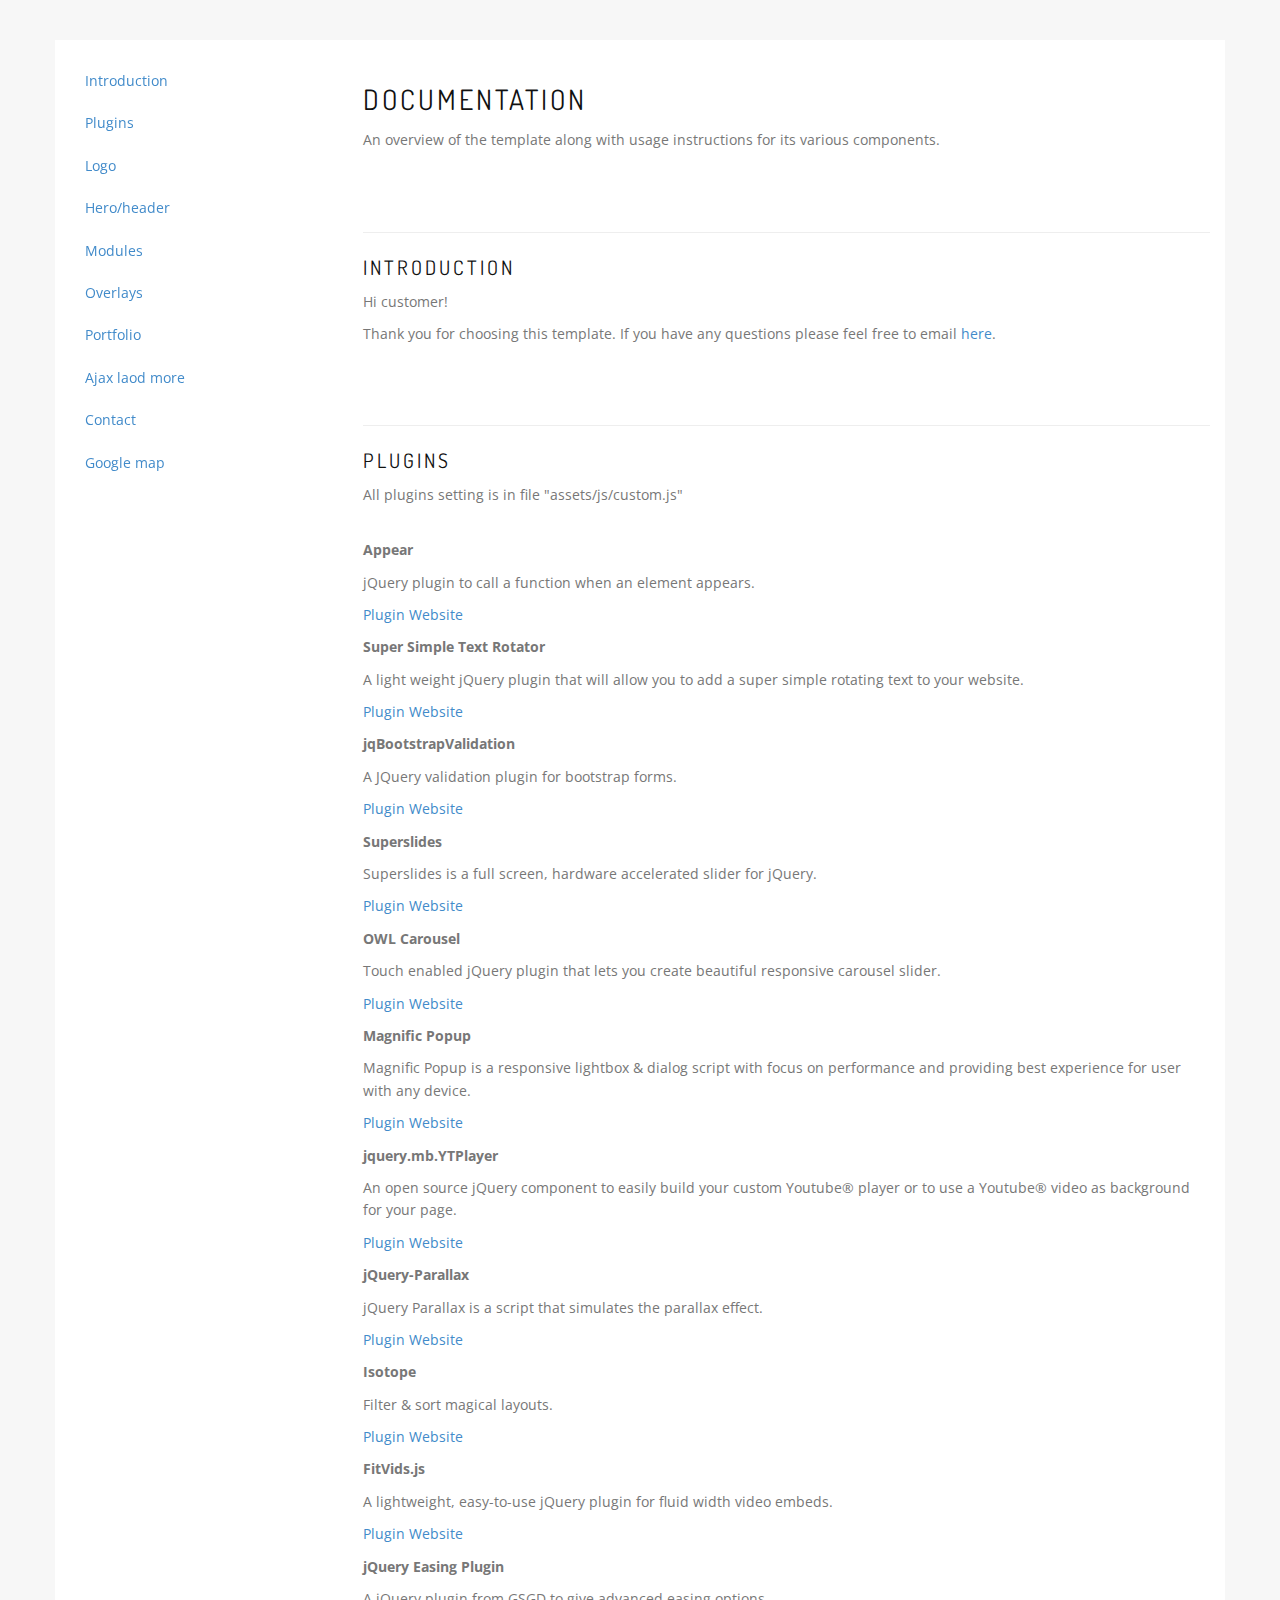
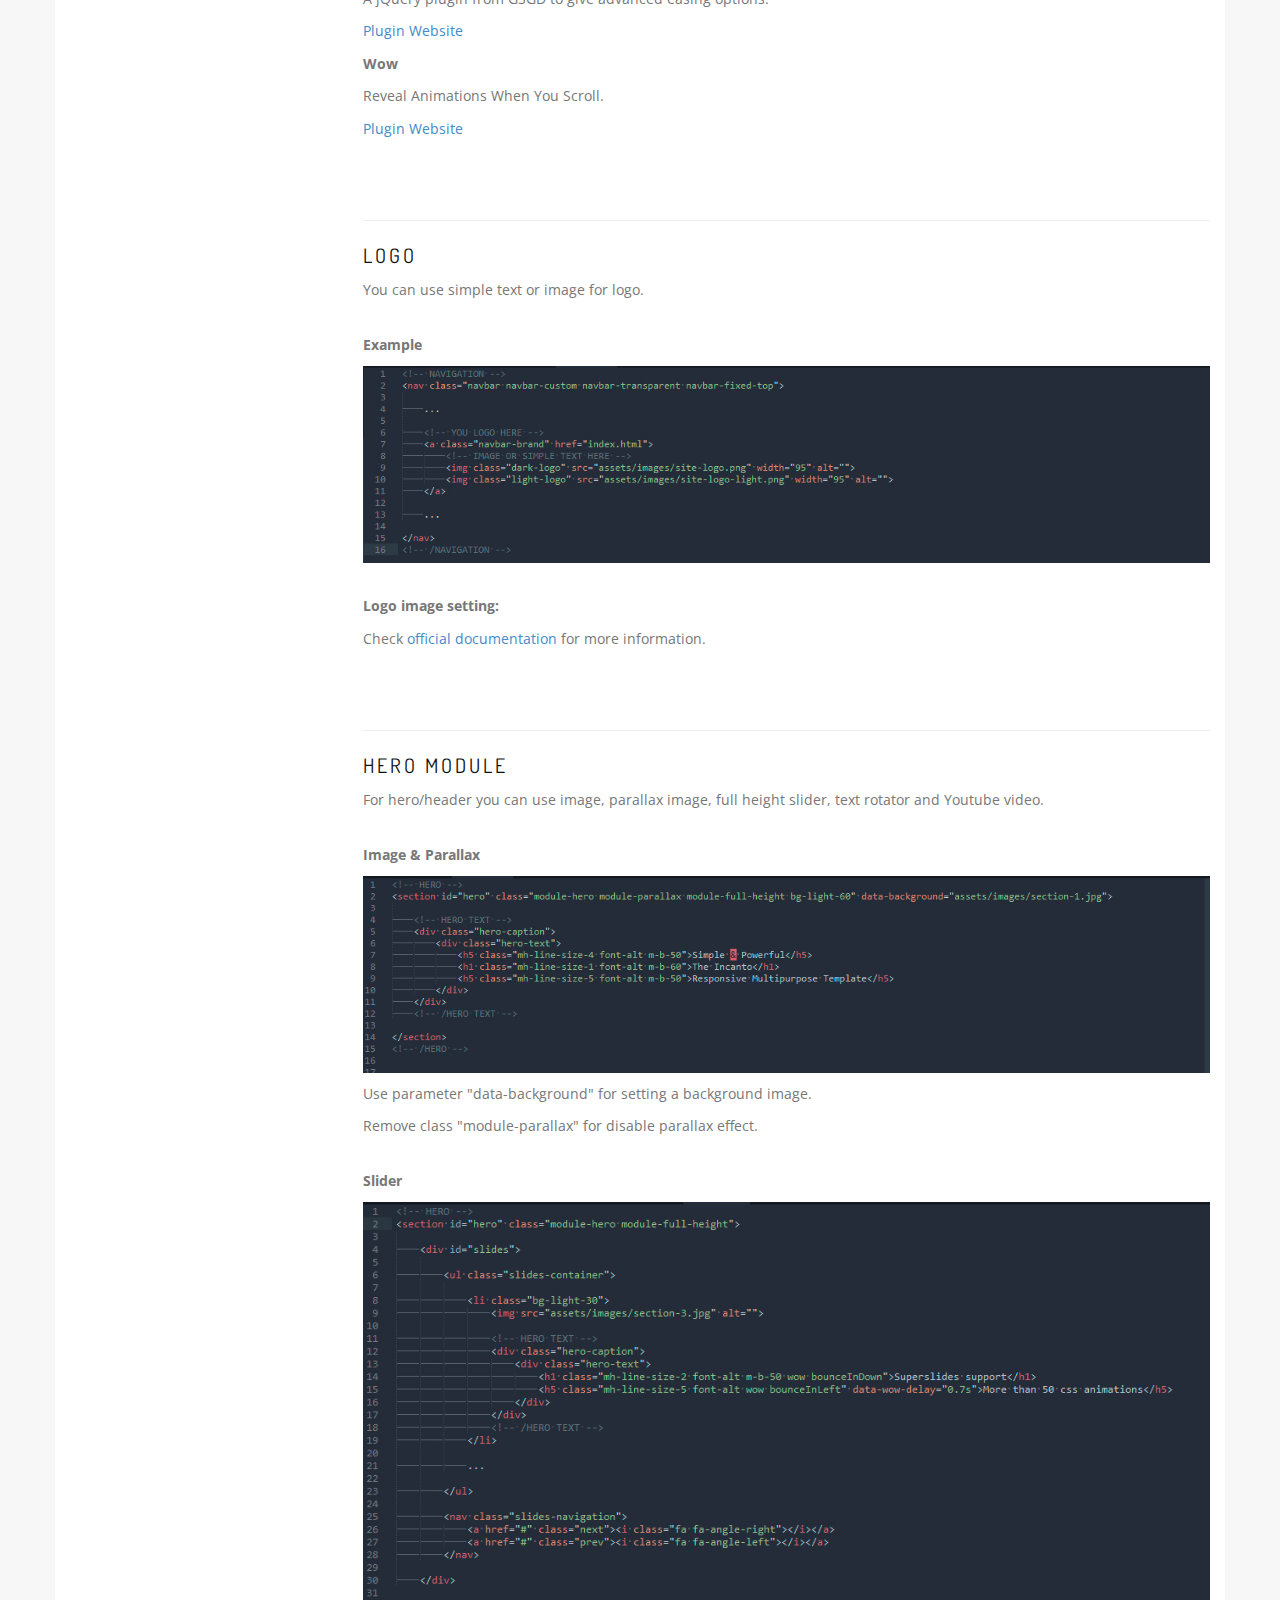
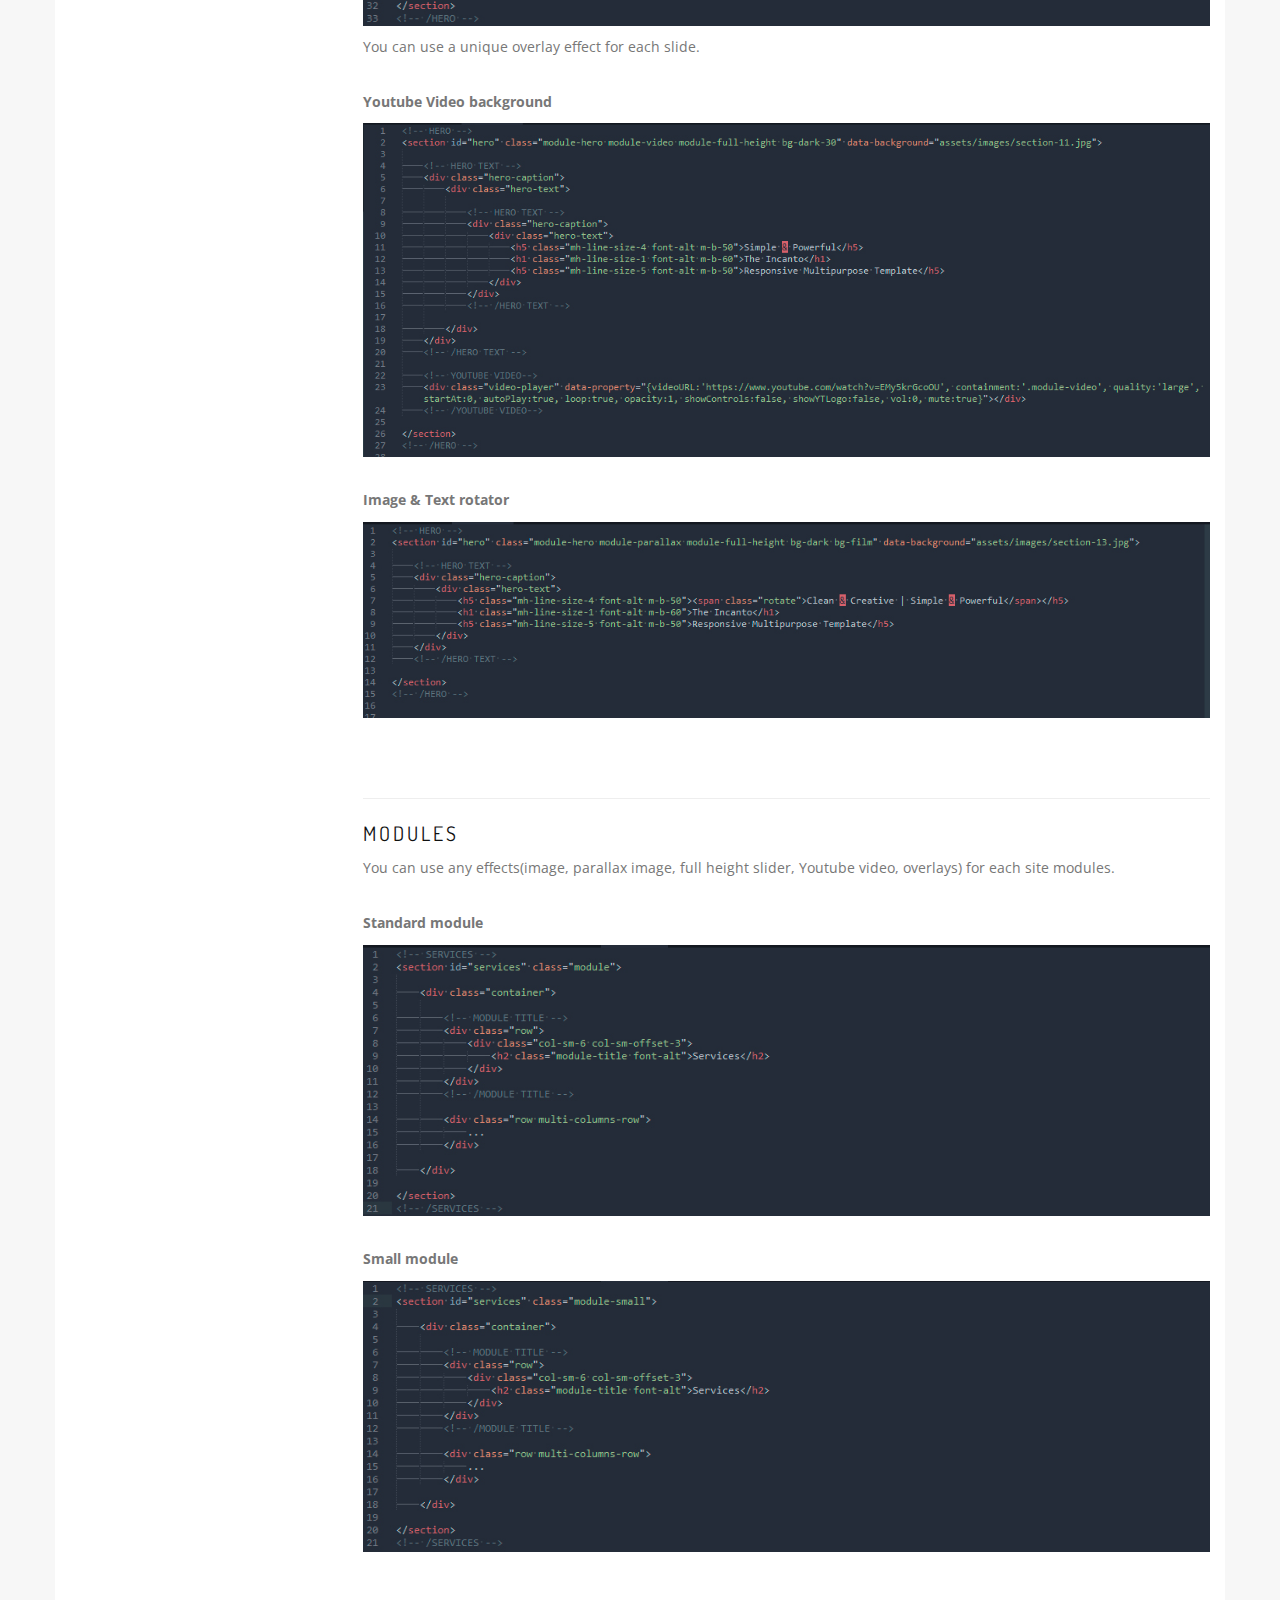
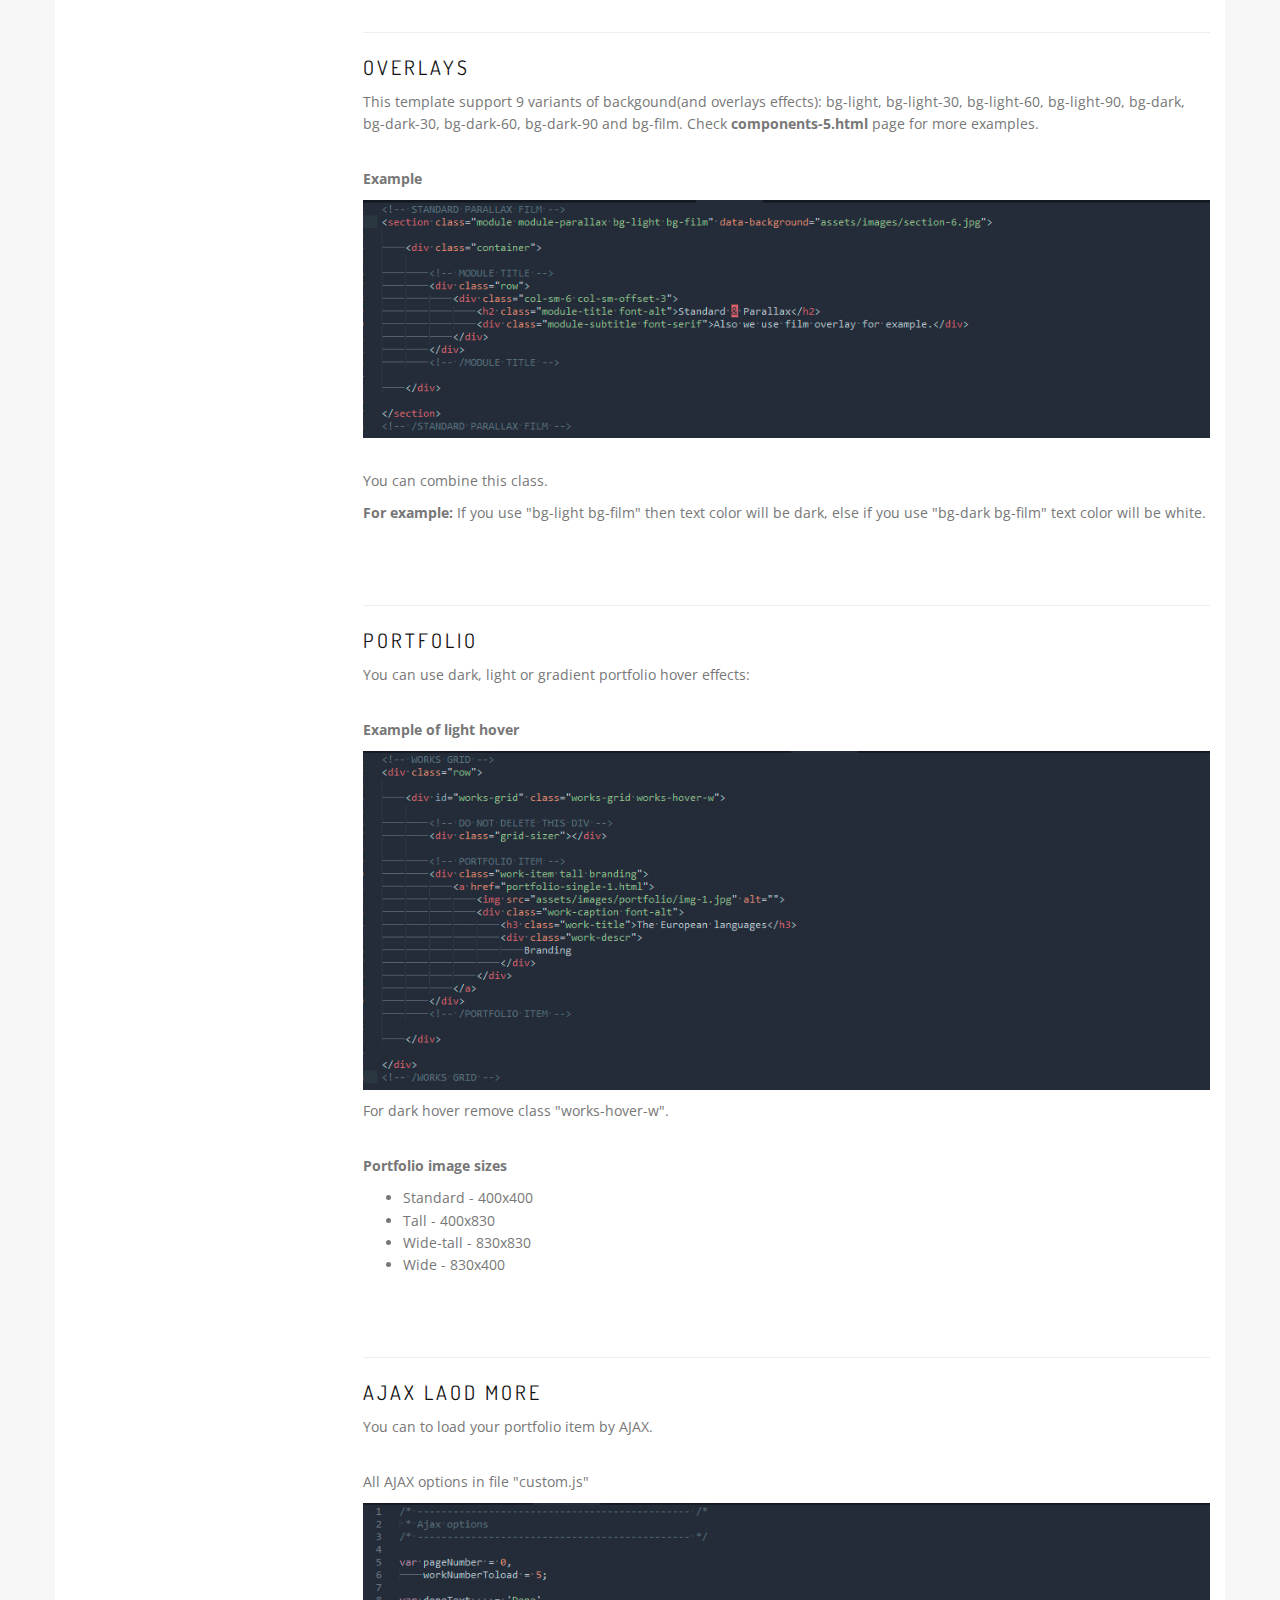
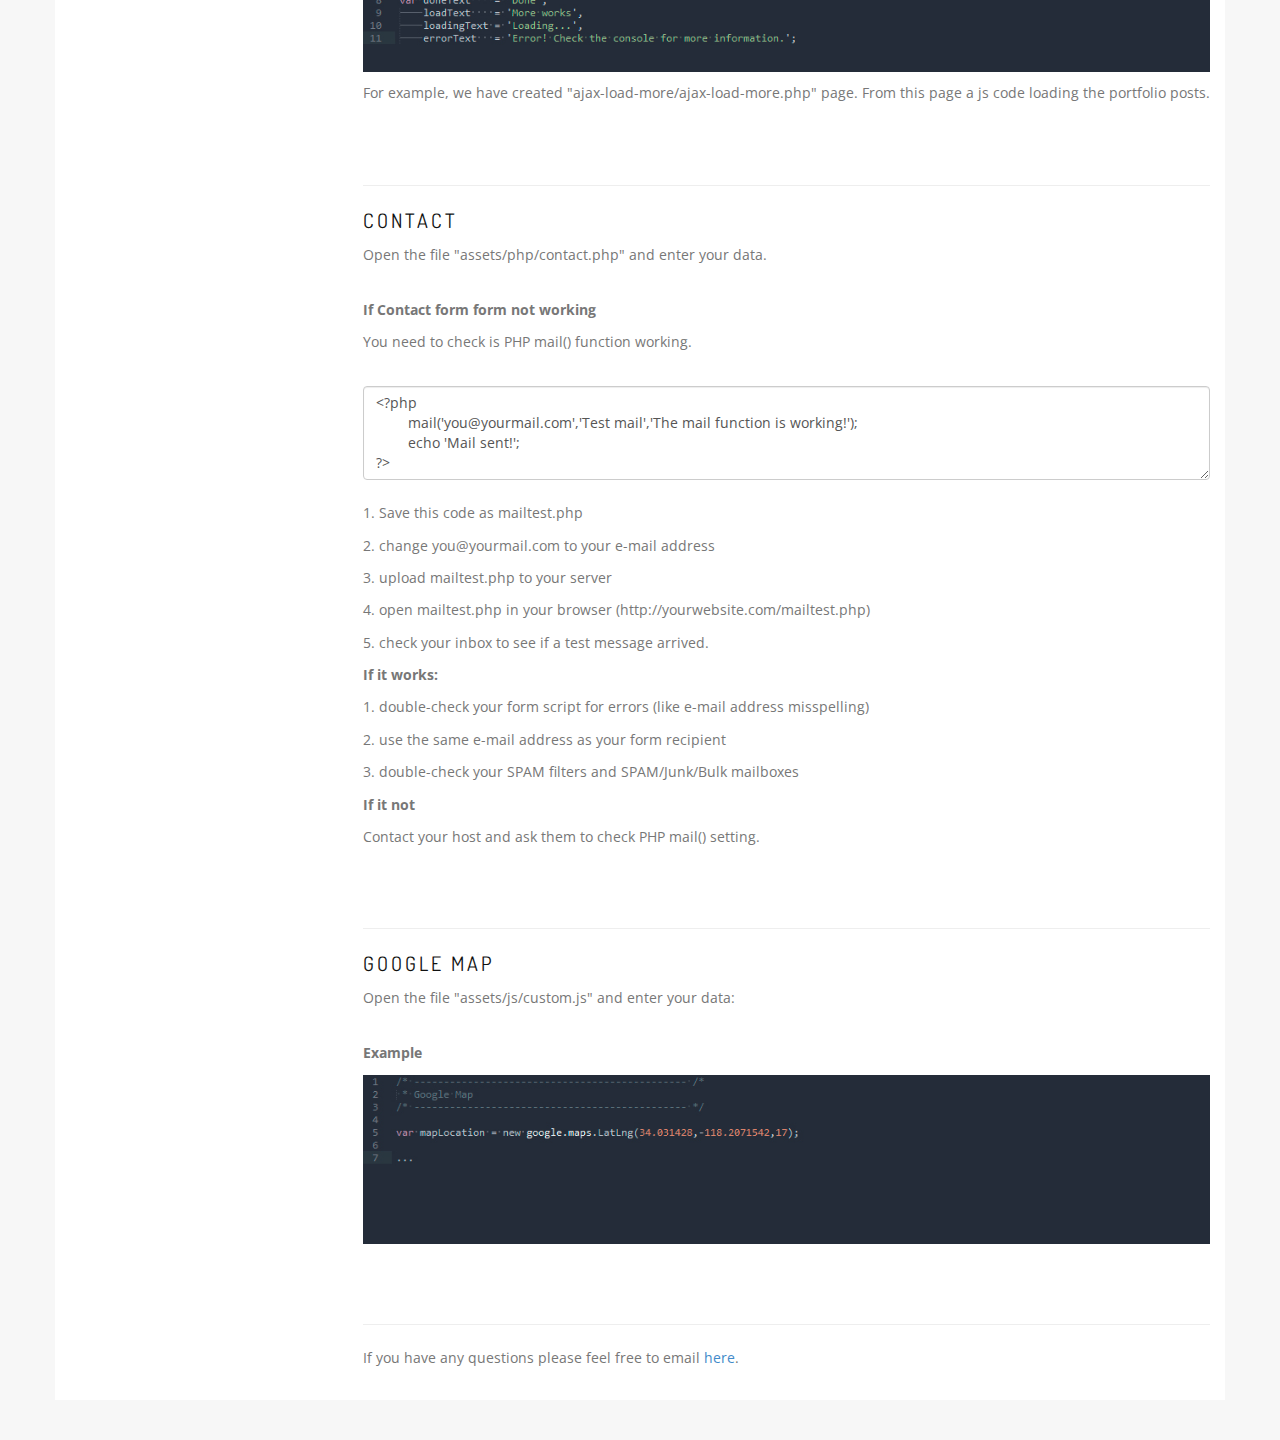
<file: Incanto-v1.0.1/Docs/index.html>
﻿<!DOCTYPE html>
<html lang="en">
<head>
	<meta charset="UTF-8">
	<meta name="viewport" content="width=device-width, initial-scale=1.0">
	<meta name="description" content="">
	<meta name="author" content="">
	<title>Documentation</title>
	<!-- CSS -->
	<!-- Bootstrap core CSS -->
	<link href="assets/bootstrap/css/bootstrap.min.css" rel="stylesheet" media="screen">
	<link href="assets/css/prettify.css" rel="stylesheet">
	<!-- Custom styles CSS -->
	<link href="assets/css/style.css" rel="stylesheet" media="screen">
</head>
<body>

<!-- WRAPPER -->
<div class="container wrapper">

	<div class="row">

		<!-- SIDEBAR -->
		<div class="col-md-3">

			<div style="position:fixed;">
				<ul class="nav sidenav">
					<li><a href="#introduction">Introduction</a></li>
					<li><a href="#plugins">Plugins</a></li>
					<li><a href="#Logo">Logo</a></li>
					<li><a href="#hero">Hero/header</a></li>
					<li><a href="#modules">Modules</a></li>
					<li><a href="#overlays">Overlays</a></li>
					<li><a href="#portfolio">Portfolio</a></li>
					<li><a href="#ajax">Ajax laod more</a></li>
					<li><a href="#contact">Contact</a></li>
					<li><a href="#googlemap">Google map</a></li>
				</ul>
			</div>

		</div>
		<!-- /SIDEBAR -->

		<!-- CONTENT -->
		<div class="col-md-9">

			<section class="module">
				<h1 class="font-alt">Documentation</h1>
				<p>An overview of the template along with usage instructions for its various components.</p>
			</section>

			<!-- INTRODUCTION -->
			<section id="introduction" class="module">

				<h2 class="font-alt">Introduction</h2>

				<p>Hi customer!</p>
				<p>Thank you for choosing this template.
				If you have any questions please feel free to email <a href="mailto:web-master72@yandex.ru">here</a>.</p>

			</section>
			<!-- /INTRODUCTION -->

			<!-- PLUGINS -->
			<section id="plugins" class="module">

				<h2 class="font-alt">Plugins</h2>
				<p>All plugins setting is in file "assets/js/custom.js"</p><br>

				<p><strong>Appear</strong></p>
				<p>jQuery plugin to call a function when an element appears.</p>
				<p><a href="https://github.com/bas2k/jquery.appear/">Plugin Website</a></p>

				<p><strong>Super Simple Text Rotator</strong></p>
				<p>A light weight jQuery plugin that will allow you to add a super simple rotating text to your website.</p>
				<p><a href="https://github.com/peachananr/simple-text-rotator">Plugin Website</a></p>

				<p><strong>jqBootstrapValidation</strong></p>
				<p>A JQuery validation plugin for bootstrap forms.</p>
				<p><a href="http://reactiveraven.github.io/jqBootstrapValidation/">Plugin Website</a></p>

				<p><strong>Superslides</strong></p>
				<p>Superslides is a full screen, hardware accelerated slider for jQuery.</p>
				<p><a href="https://github.com/nicinabox/superslides">Plugin Website</a></p>

				<p><strong>OWL Carousel</strong></p>
				<p>Touch enabled jQuery plugin that lets you create beautiful responsive carousel slider.</p>
				<p><a href="http://owlgraphic.com/owlcarousel/">Plugin Website</a></p>

				<p><strong>Magnific Popup</strong></p>
				<p>Magnific Popup is a responsive lightbox & dialog script with focus on performance and providing best experience for user with any device.</p>
				<p><a href="http://dimsemenov.com/plugins/magnific-popup/">Plugin Website</a></p>

				<p><strong>jquery.mb.YTPlayer</strong></p>
				<p>An open source jQuery component to easily build your custom Youtube® player or to use a Youtube® video as background for your page.</p>
				<p><a href="https://github.com/pupunzi/jquery.mb.YTPlayer">Plugin Website</a></p>

				<p><strong>jQuery-Parallax</strong></p>
				<p>jQuery Parallax is a script that simulates the parallax effect.</p>
				<p><a href="https://github.com/IanLunn/jQuery-Parallax">Plugin Website</a></p>

				<p><strong>Isotope</strong></p>
				<p>Filter & sort magical layouts.</p>
				<p><a href="http://isotope.metafizzy.co/">Plugin Website</a></p>

				<p><strong>FitVids.js</strong></p>
				<p>A lightweight, easy-to-use jQuery plugin for fluid width video embeds.</p>
				<p><a href="https://github.com/davatron5000/FitVids.js">Plugin Website</a></p>

				<p><strong>jQuery Easing Plugin</strong></p>
				<p>A jQuery plugin from GSGD to give advanced easing options.</p>
				<p><a href="http://gsgd.co.uk/sandbox/jquery/easing/">Plugin Website</a></p>

				<p><strong>Wow</strong></p>
				<p>Reveal Animations When You Scroll.</p>
				<p><a href="http://mynameismatthieu.com/WOW/">Plugin Website</a></p>

			</section>
			<!-- /PLUGINS -->

			<!-- LOGO -->
			<section id="logo" class="module">
				<h2 class="font-alt">Logo</h2>
				<p>You can use simple text or image for logo.</p>
				<br>
				<p><strong>Example</strong></p>
				<p><img src="assets/images/logo.jpg" alt="Logo"></p>
				<br>
				<p><strong>Logo image setting:</strong></p>
				<p>Check <a href="http://getbootstrap.com/components/#navbar-brand-image">official documentation</a> for more information.</p>
			</section>
			<!-- /LOGO -->

			<!-- HERO MODULE -->
			<section id="hero" class="module">
				<h2 class="font-alt">Hero module</h2>
				<p>For hero/header you can use image, parallax image, full height slider, text rotator and Youtube video.</p>
				<br>

				<p><strong>Image & Parallax</strong></p>
				<p><img src="assets/images/hero-image.jpg" alt="Logo"></p>
				<p>Use parameter "data-background" for setting a background image.</p>
				<p>Remove class "module-parallax" for disable parallax effect.</p>
				<br>

				<p><strong>Slider</strong></p>
				<p><img src="assets/images/hero-slider.jpg" alt="Logo"></p>
				<p>You can use a unique overlay effect for each slide.</p>
				<br>

				<p><strong>Youtube Video background</strong></p>
				<p><img src="assets/images/hero-video.jpg" alt="Logo"></p>
				<br>

				<p><strong>Image & Text rotator</strong></p>
				<p><img src="assets/images/hero-rotate.jpg" alt="Logo"></p>
			</section>
			<!-- /HERO MODULE -->

			<!-- MODULES -->
			<section id="modules" class="module">
				<h2 class="font-alt">Modules</h2>
				<p>You can use any effects(image, parallax image, full height slider, Youtube video, overlays) for each site modules.</p>
				<br>

				<p><strong>Standard module</strong></p>
				<p><img src="assets/images/module.jpg" alt="Logo"></p>
				<br>

				<p><strong>Small module</strong></p>
				<p><img src="assets/images/module-small.jpg" alt="Logo"></p>

			</section>
			<!-- /MODULES -->

			<!-- OVERLAYS -->
			<section id="overlays" class="module">
				<h2 class="font-alt">Overlays</h2>
				<p>This template support 9 variants of backgound(and overlays effects): bg-light, bg-light-30, bg-light-60, bg-light-90, bg-dark, bg-dark-30, bg-dark-60, bg-dark-90 and bg-film. Check <strong>components-5.html</strong> page for more examples.</p>
				<br>

				<p><strong>Example</strong></p>
				<p><img src="assets/images/overlays.jpg" alt="Logo"></p>
				<br>

				<p>You can combine this class.</p>
				<p><strong>For example:</strong> If you use "bg-light bg-film" then text color will be dark, else if you use  "bg-dark bg-film" text color will be white.</p>

			</section>
			<!-- /OVERLAYS -->

			<!-- PORTFOLIO -->
			<section id="portfolio" class="module">
				<h2 class="font-alt">Portfolio</h2>
				<p>You can use dark, light or gradient portfolio hover effects:</p>
				<br>

				<p><strong>Example of light hover</strong></p>
				<p><img src="assets/images/phover.jpg" alt="Logo"></p>
				<p>For dark hover remove class "works-hover-w".</p>
				<br>

				<p><strong>Portfolio image sizes</strong></p>
				<ul>
					<li>Standard - 400x400</li>
					<li>Tall - 400x830</li>
					<li>Wide-tall - 830x830</li>
					<li>Wide - 830x400</li>
				</ul>

			</section>
			<!-- /PORTFOLIO -->

			<!-- AJAX -->
			<section id="ajax" class="module">
				<h2 class="font-alt">Ajax Laod More</h2>
				<p>You can to load your portfolio item by AJAX.</p>
				<br>

				<p>All AJAX options in file "custom.js"</p>
				<p><img src="assets/images/ajax.jpg" alt="Logo"></p>

				<p>For example, we have created "ajax-load-more/ajax-load-more.php" page. From this page a js code loading the portfolio posts.</p>

			</section>
			<!-- /AJAX -->

			<!-- CONTACT -->
			<section id="contact" class="module">
				<h2 class="font-alt">Contact</h2>
				<p>Open the file "assets/php/contact.php" and enter your data.</p>
				<br>

				<p><strong>If Contact form form not working</strong></p>

				<p>You need to check is PHP mail() function working.</p>
				<br>

<textarea class="form-control" rows="4" style="widht:100%">
<?php
	mail('you@yourmail.com','Test mail','The mail function is working!');
	echo 'Mail sent!';
?>
</textarea>

				<br>
				<p>1. Save this code as mailtest.php</p>
				<p>2. change you@yourmail.com to your e-mail address</p>
				<p>3. upload mailtest.php to your server</p>
				<p>4. open mailtest.php in your browser (http://yourwebsite.com/mailtest.php)</p>
				<p>5. check your inbox to see if a test message arrived.</p>
				<p><strong>If it works:</strong></p>

				<p>1. double-check your form script for errors (like e-mail address misspelling)</p>
				<p>2. use the same e-mail address as your form recipient</p>
				<p>3. double-check your SPAM filters and SPAM/Junk/Bulk mailboxes</p>

				<p><strong>If it not</strong></p>
				<p>Contact your host and ask them to check PHP mail() setting.</p>

			</section>
			<!-- /CONTACT -->

			<!-- GOOGLE MAP -->
			<section id="googlemap" class="module">
				<h2 class="font-alt">Google map</h2>
				<p>Open the file "assets/js/custom.js" and enter your data:</p>
				<br>

				<p><strong>Example</strong></p>
				<p><img src="assets/images/map.jpg" alt="Logo"></p>

			</section>
			<!-- /GOOGLE MAP -->

			<br>
			<p>If you have any questions please feel free to email <a href="mailto:web-master72@yandex.ru">here</a>.</p>

		</div>
		<!-- /CONTENT -->

	</div>

</div>
<!-- /WRAPPER -->

<!-- Javascript files -->
<!-- jQuery -->
<script src="assets/js/jquery-1.11.0.min.js"></script>
<!-- Bootstrap JS -->
<script src="assets/bootstrap/js/bootstrap.min.js"></script>
<!-- Custom scripts -->
<script src="assets/js/custom.js"></script>

</body>
</html>
</file>
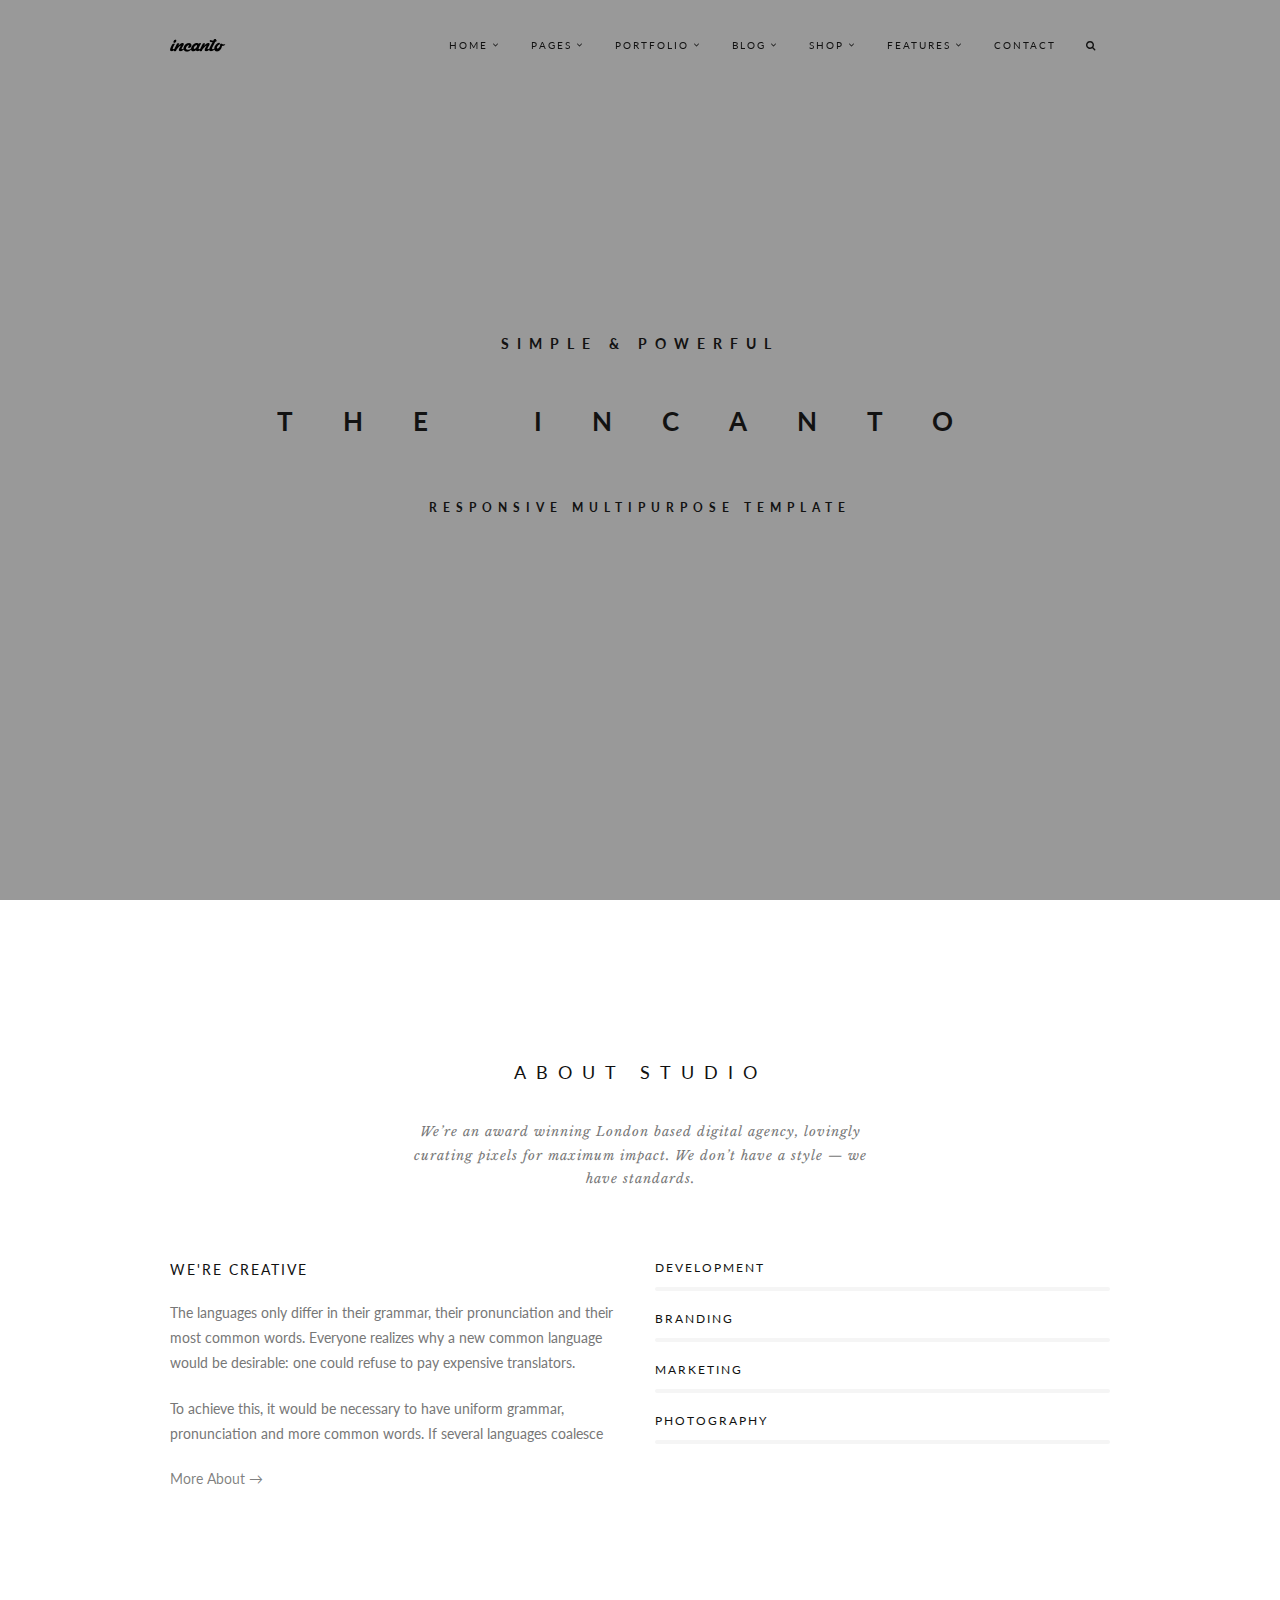
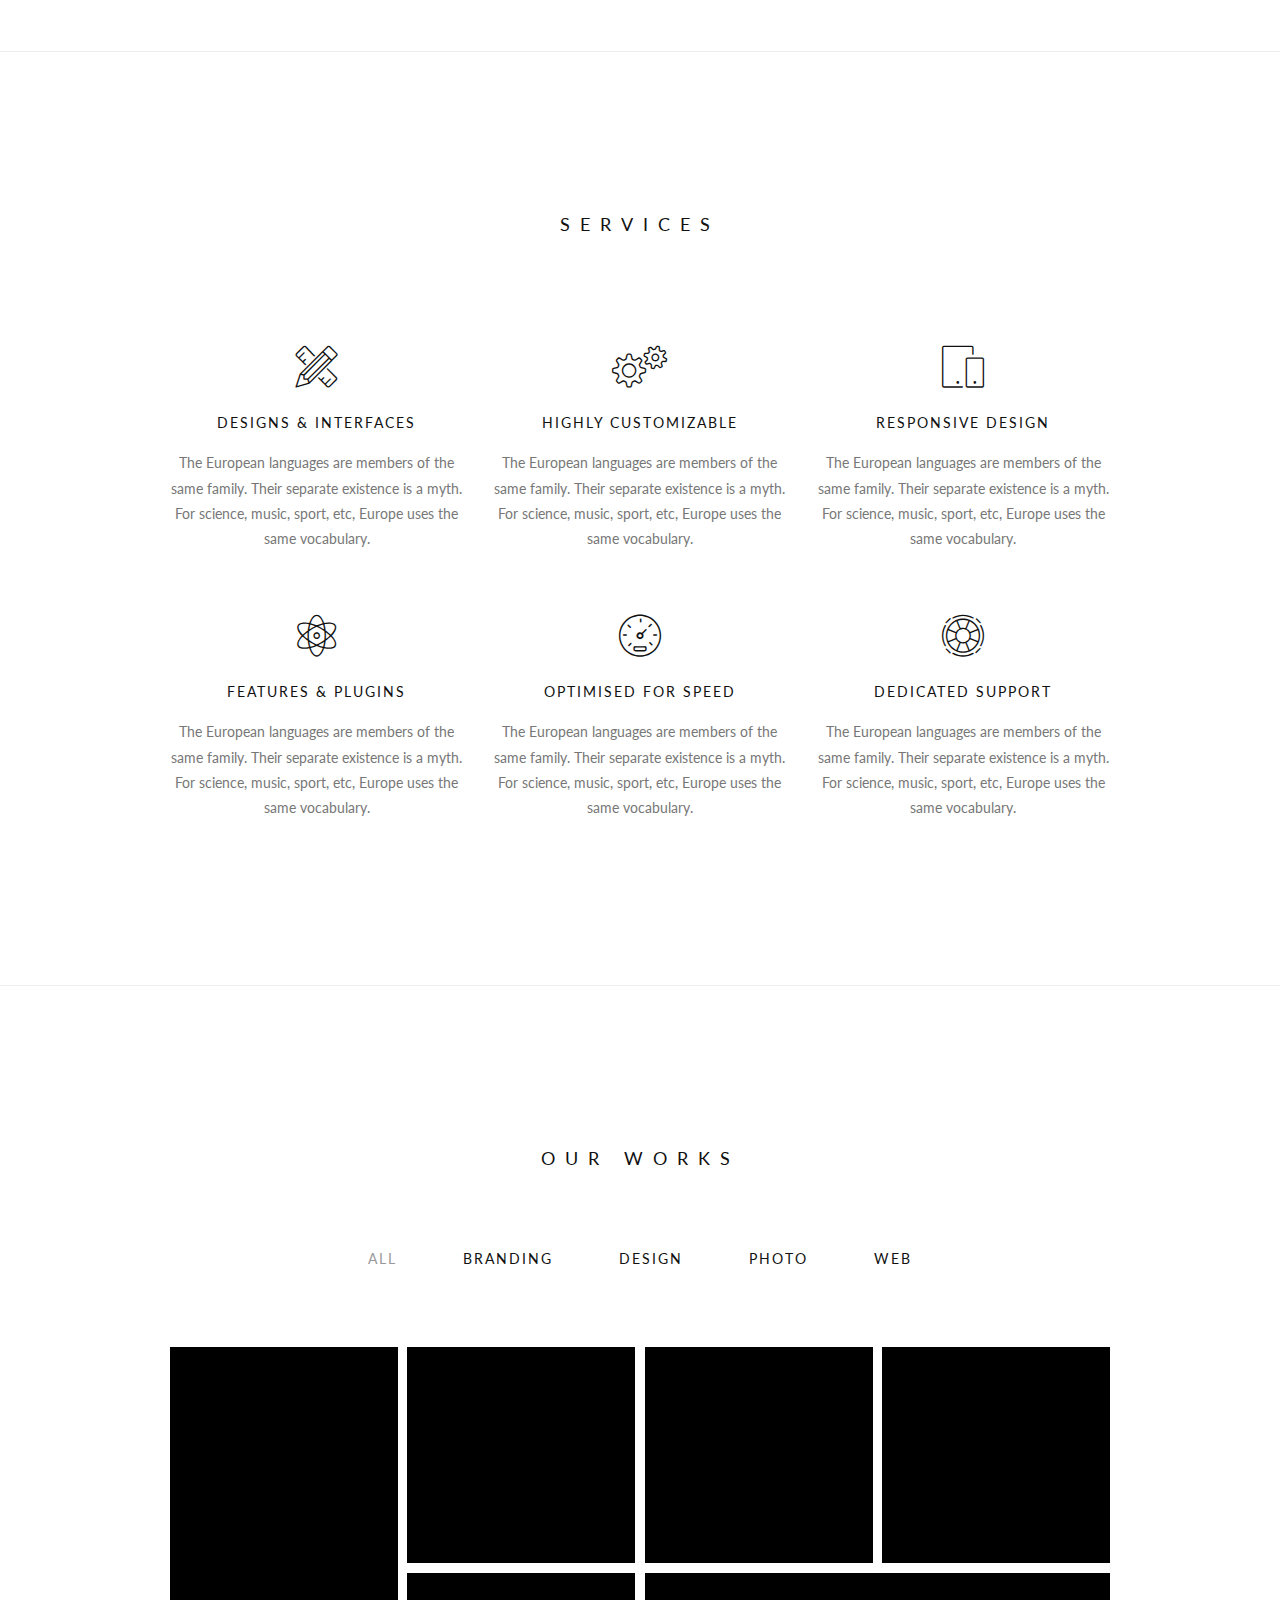
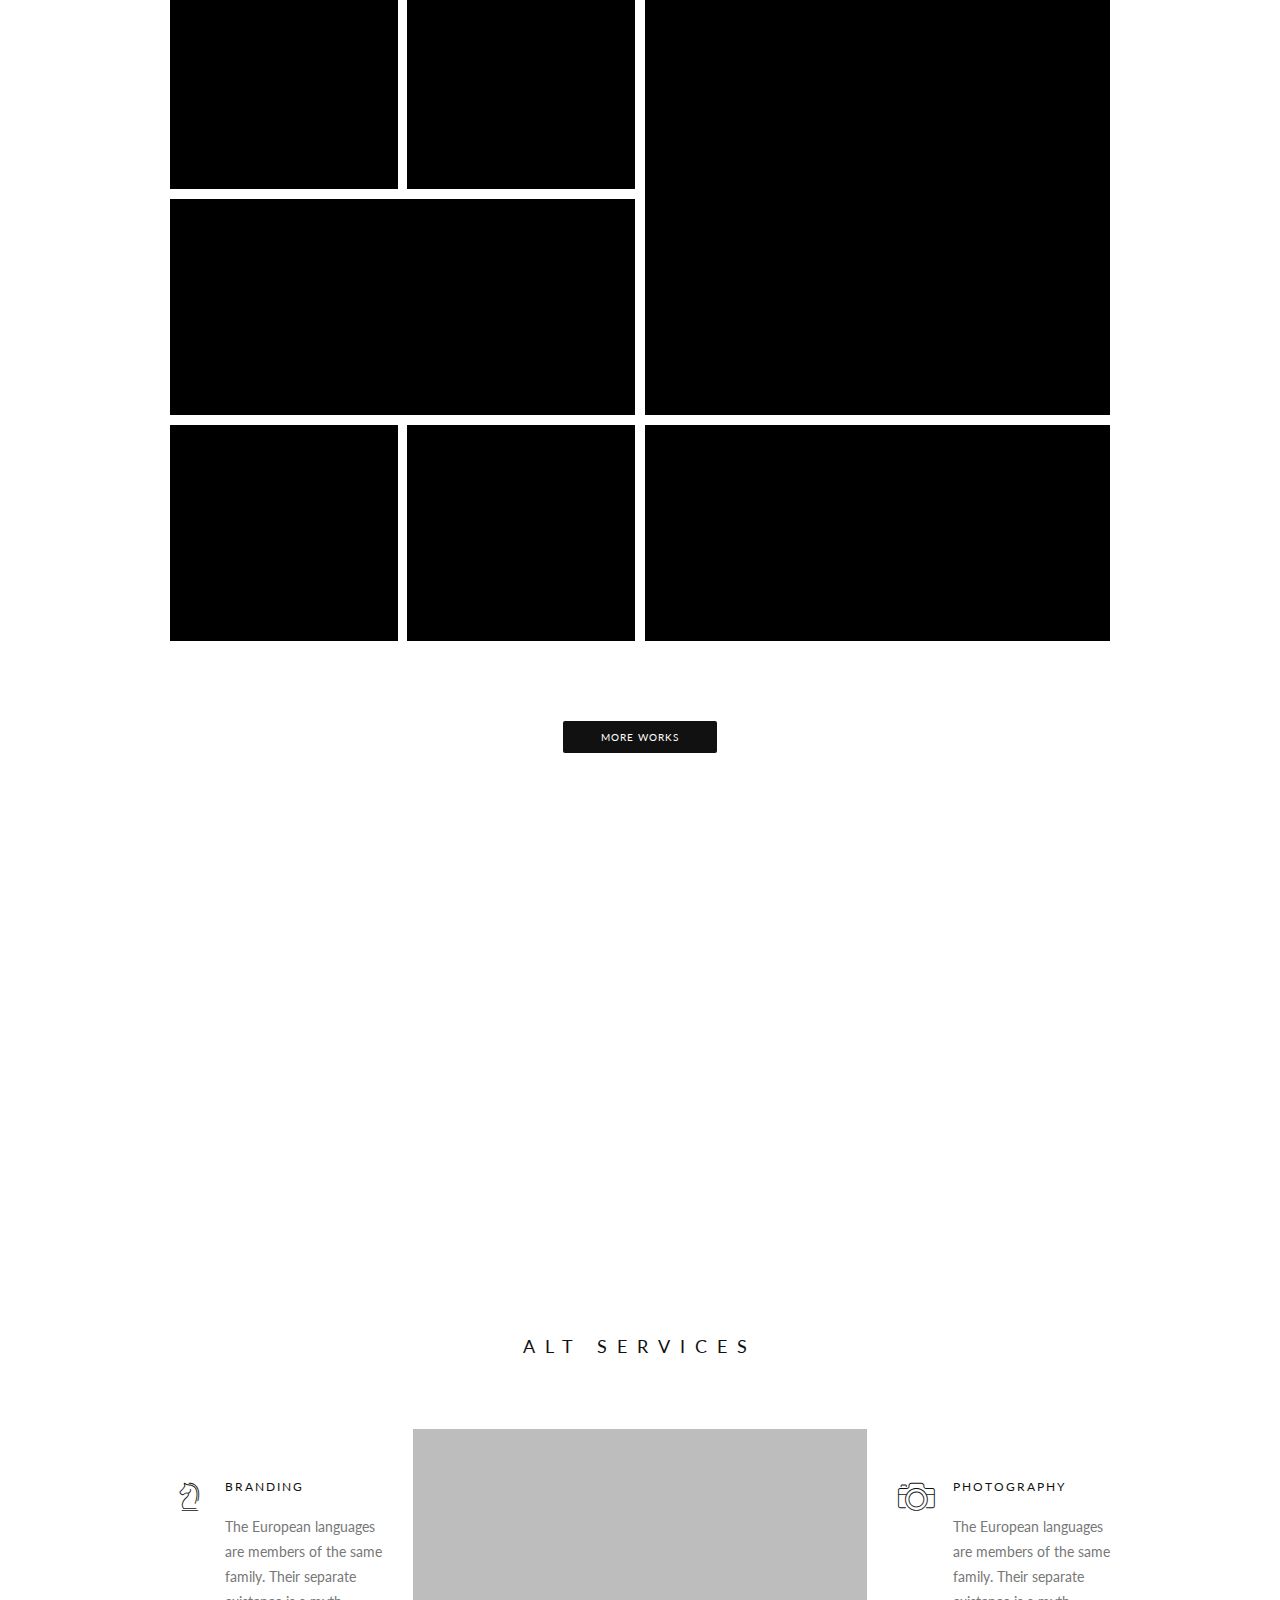
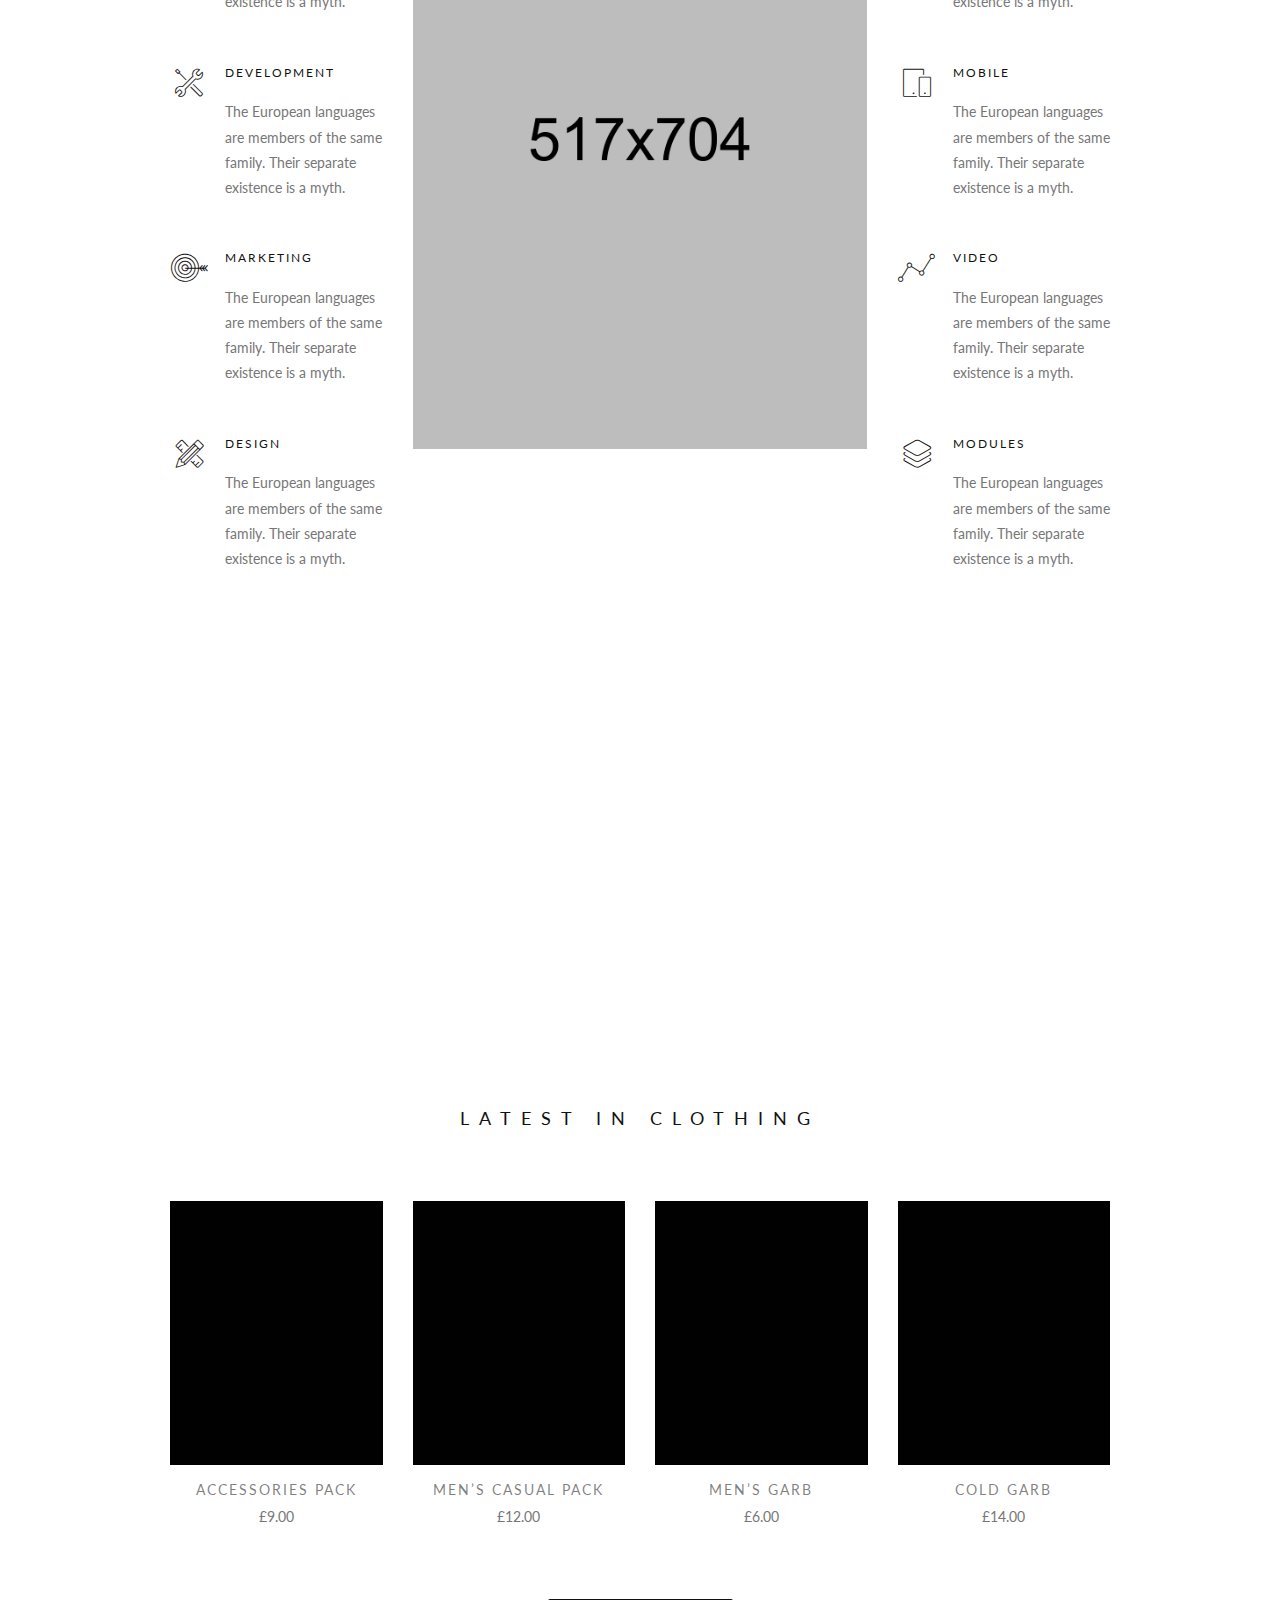
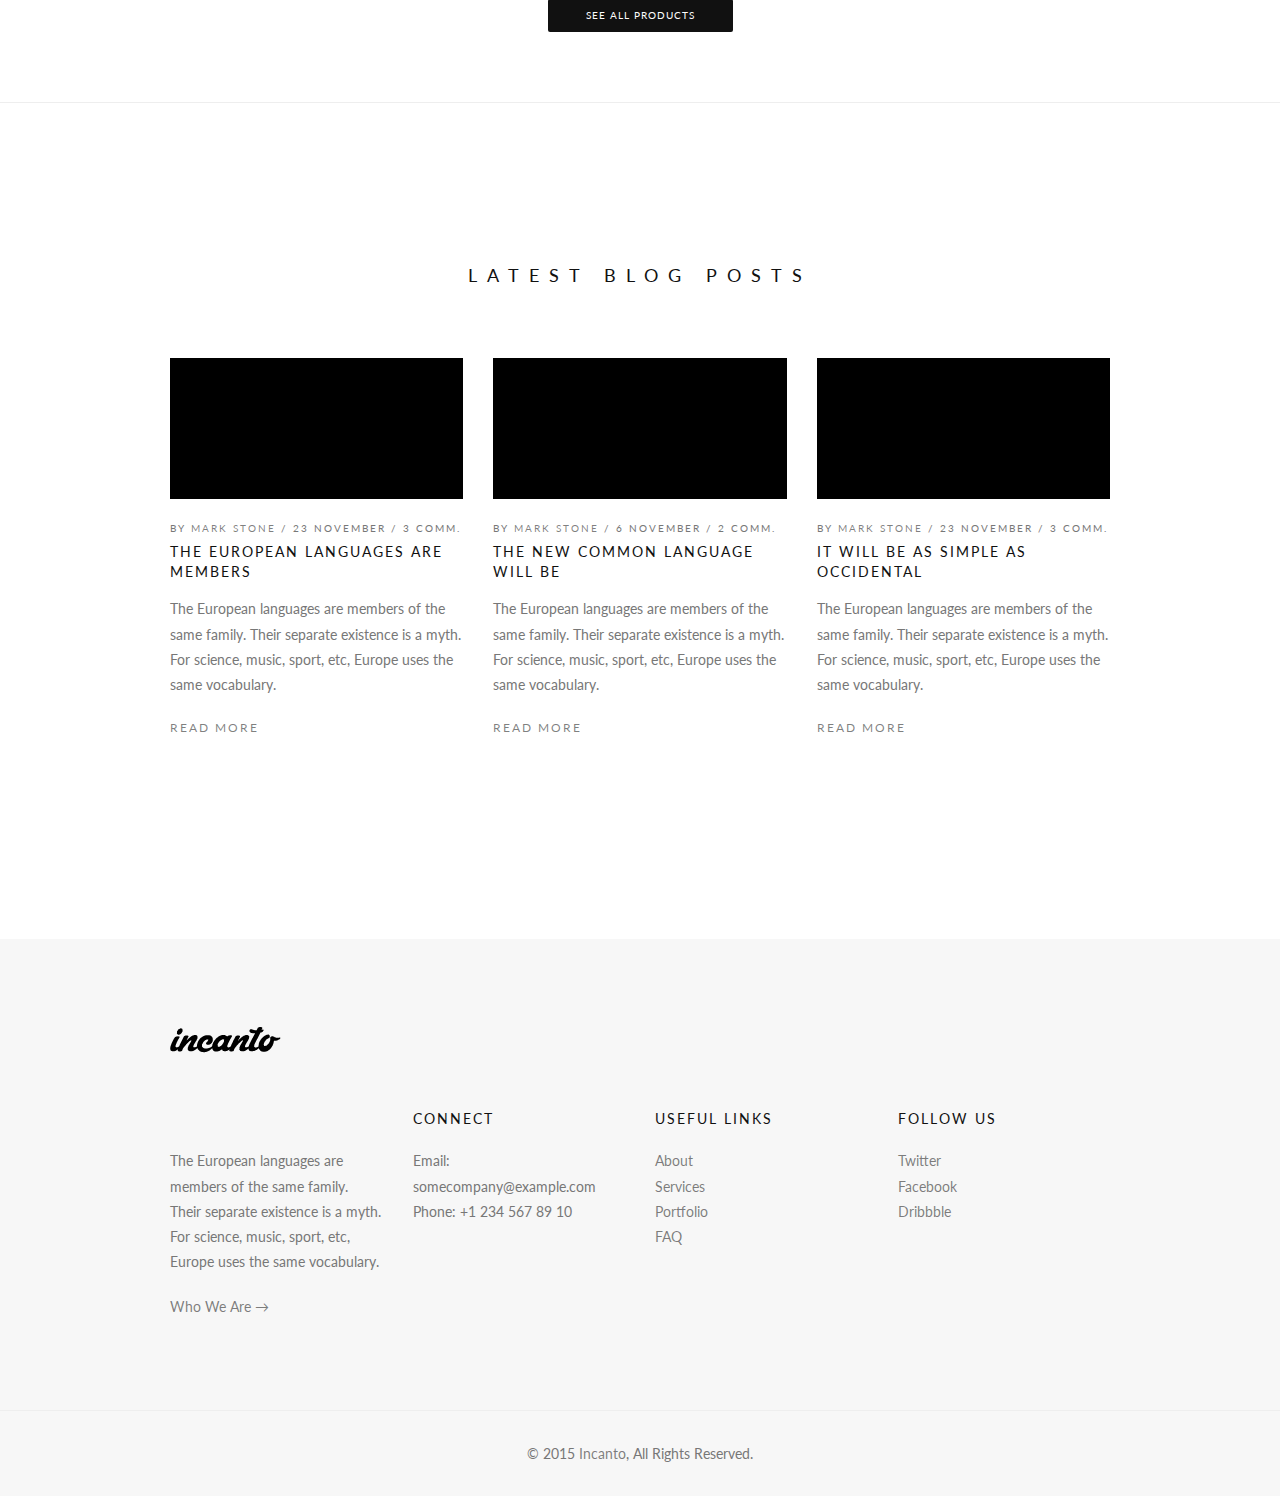
<file: Incanto-v1.0.1/Site/index.html>
<!DOCTYPE html>
<html lang="en">
<head>
	<meta charset="UTF-8">
	<meta name="viewport" content="width=device-width, initial-scale=1.0">
	<meta name="description" content="">
	<meta name="author" content="">
	
	<title>Incanto - Responsive Multipurpose Template</title>
	
	<!-- Favicons -->
	<link rel="shortcut icon" href="assets/images/favicon.png">
	<link rel="apple-touch-icon" href="assets/images/apple-touch-icon.png">
	<link rel="apple-touch-icon" sizes="72x72" href="assets/images/apple-touch-icon-72x72.png">
	<link rel="apple-touch-icon" sizes="114x114" href="assets/images/apple-touch-icon-114x114.png">
	
	<!-- Bootstrap core CSS -->
	<link href="assets/bootstrap/css/bootstrap.min.css" rel="stylesheet">
	
	<!-- Plugins -->
	<link href="assets/css/font-awesome.min.css" rel="stylesheet">
	<link href="assets/css/et-line-font.css" rel="stylesheet">
	<link href="assets/css/simpletextrotator.css" rel="stylesheet">
	<link href="assets/css/magnific-popup.css" rel="stylesheet">
	<link href="assets/css/owl.carousel.css" rel="stylesheet">
	<link href="assets/css/superslides.css" rel="stylesheet">
	<link href="assets/css/vertical.css" rel="stylesheet">
	<link href="assets/css/animate.css" rel="stylesheet">
	
	<!-- Template core CSS -->
	<link href="assets/css/style.css" rel="stylesheet">
</head>
<body>

	<!-- PRELOADER -->
	<div class="page-loader">
		<div class="loader">Loading...</div>
	</div>
	<!-- /PRELOADER -->

	<!-- WRAPPER -->
	<div class="wrapper">

		<!-- NAVIGATION -->
		<nav class="navbar navbar-custom navbar-transparent navbar-fixed-top">

			<div class="container">
			
				<div class="navbar-header">
					<button type="button" class="navbar-toggle" data-toggle="collapse" data-target="#custom-collapse">
						<span class="sr-only">Toggle navigation</span>
						<span class="icon-bar"></span>
						<span class="icon-bar"></span>
						<span class="icon-bar"></span>
					</button>
			
					<!-- YOU LOGO HERE -->
					<a class="navbar-brand" href="index.html">
						<!-- IMAGE OR SIMPLE TEXT -->
						<img class="dark-logo" src="assets/images/site-logo.png" width="95" alt="">
						<img class="light-logo" src="assets/images/site-logo-light.png" width="95" alt="">
					</a>
				</div>
			
				<div class="collapse navbar-collapse" id="custom-collapse">
			
					<ul class="nav navbar-nav navbar-right">
			
						<li class="dropdown">
							<a href="#" class="dropdown-toggle" data-toggle="dropdown">Home</a>
							<ul class="dropdown-menu" role="menu">
								<li class="dropdown">
									<a href="#" class="dropdown-toggle" data-toggle="dropdown">Multi Page</a>
									<ul class="dropdown-menu">
										<li><a href="index.html">Parallax</a></li>
										<li><a href="index-2.html">Film overlay</a></li>
										<li><a href="index-3.html">Slider</a></li>
										<li><a href="index-4.html">Text rotator</a></li>
										<li><a href="index-5.html">Youtube background</a></li>
									</ul>
								</li>
			
								<li class="dropdown">
									<a href="#" class="dropdown-toggle" data-toggle="dropdown">One page</a>
									<ul class="dropdown-menu">
										<li><a href="op-index.html">Parallax</a></li>
										<li><a href="op-index-2.html">Film overlay</a></li>
										<li><a href="op-index-3.html">Slider</a></li>
										<li><a href="op-index-4.html">Text rotator</a></li>
										<li><a href="op-index-5.html">Youtube background</a></li>
									</ul>
								</li>
							</ul>
						</li>
			
						<li class="dropdown">
							<a href="#" class="dropdown-toggle" data-toggle="dropdown">Pages</a>
							<ul class="dropdown-menu" role="menu">
			
								<li class="dropdown">
									<a href="#" class="dropdown-toggle" data-toggle="dropdown">About</a>
									<ul class="dropdown-menu">
										<li><a href="about-1.html">About 1</a></li>
										<li><a href="about-2.html">About 2</a></li>
									</ul>
								</li>
			
								<li class="dropdown">
									<a href="#" class="dropdown-toggle" data-toggle="dropdown">Services</a>
									<ul class="dropdown-menu">
										<li><a href="services-1.html">Services 1</a></li>
										<li><a href="services-2.html">Services 2</a></li>
									</ul>
								</li>
			
								<li class="dropdown">
									<a href="#" class="dropdown-toggle" data-toggle="dropdown">Contact</a>
									<ul class="dropdown-menu">
										<li><a href="contact-1.html">Contact 1</a></li>
										<li><a href="contact-2.html">Contact 2</a></li>
									</ul>
								</li>
			
								<li class="dropdown">
									<a href="#" class="dropdown-toggle" data-toggle="dropdown">Pricing</a>
									<ul class="dropdown-menu">
										<li><a href="pricing-1.html">Pricing 1</a></li>
										<li><a href="pricing-2.html">Pricing 2</a></li>
									</ul>
								</li>
			
								<li><a href="login-register.html">Login / Register</a></li>
			
								<li><a href="faq-1.html">FAQ</a></li>
			
							</ul>
						</li>
			
						<li class="dropdown">
							<a href="#" class="dropdown-toggle" data-toggle="dropdown">Portfolio</a>
							<ul class="dropdown-menu" role="menu">
			
								<li class="dropdown">
									<a href="#" class="dropdown-toggle" data-toggle="dropdown">Packery</a>
									<ul class="dropdown-menu">
										<li><a href="portfolio-white-hover.html">White</a></li>
										<li><a href="portfolio-dark-hover.html">Dark</a></li>
										<li><a href="portfolio-gradient-hover.html">Gradient</a></li>
									</ul>
								</li>
			
								<li class="dropdown">
									<a href="#" class="dropdown-toggle" data-toggle="dropdown">Masonry</a>
									<ul class="dropdown-menu">
										<li><a href="portfolio-masonry-white-hover.html">White</a></li>
										<li><a href="portfolio-masonry-dark-hover.html">Dark</a></li>
										<li><a href="portfolio-masonry-gradient-hover.html">Gradient</a></li>
									</ul>
								</li>
			
								<li class="dropdown">
									<a href="#" class="dropdown-toggle" data-toggle="dropdown">Single</a>
									<ul class="dropdown-menu">
										<li><a href="portfolio-single-1.html">Single 1</a></li>
										<li><a href="portfolio-single-2.html">Single 2</a></li>
										<li><a href="portfolio-single-3.html">Single 3</a></li>
										<li><a href="portfolio-single-4.html">Single 4</a></li>
										<li><a href="portfolio-single-5.html">Single 5</a></li>
										<li><a href="portfolio-single-6.html">Single 6</a></li>
										<li><a href="portfolio-single-7.html">Single 7</a></li>
									</ul>
								</li>
			
							</ul>
						</li>
			
						<li class="dropdown">
							<a href="#" class="dropdown-toggle" data-toggle="dropdown">Blog</a>
							<ul class="dropdown-menu" role="menu">
			
								<li class="dropdown">
									<a href="#" class="dropdown-toggle" data-toggle="dropdown">Grid</a>
									<ul class="dropdown-menu">
										<li><a href="blog-grid-2.html">2 columns</a></li>
										<li><a href="blog-grid-3.html">3 columns</a></li>
									</ul>
								</li>
			
								<li class="dropdown">
									<a href="#" class="dropdown-toggle" data-toggle="dropdown">Masonry</a>
									<ul class="dropdown-menu">
										<li><a href="blog-masonry-2.html">2 columns</a></li>
										<li><a href="blog-masonry-3.html">3 columns</a></li>
									</ul>
								</li>
			
								<li><a href="blog-single.html">Single post</a></li>
			
							</ul>
						</li>
			
						<li class="dropdown">
							<a href="#" class="dropdown-toggle" data-toggle="dropdown">Shop</a>
							<ul class="dropdown-menu" role="menu">
			
								<li class="dropdown">
									<a href="#" class="dropdown-toggle" data-toggle="dropdown">Grid</a>
									<ul class="dropdown-menu">
										<li><a href="shop-grid-col-3.html">3 columns</a></li>
										<li><a href="shop-grid-col-4.html">4 columns</a></li>
									</ul>
								</li>
			
								<li><a href="shop-product.html">Product</a></li>
			
								<li><a href="shop-checkout.html">Checkout</a></li>
			
							</ul>
						</li>
			
						<li class="dropdown">
							<a href="#" class="dropdown-toggle" data-toggle="dropdown">Features</a>
							<ul class="dropdown-menu" role="menu">
								<li><a href="components-buttons.html">Buttons</a></li>
								<li><a href="components-icons.html">Icons</a></li>
								<li><a href="components-boxes.html">Content boxes</a></li>
								<li><a href="components-typography.html">Typography</a></li>
								<li><a href="components-bars.html">Progress bars</a></li>
								<li><a href="components-tabs.html">Tab & Accordian</a></li>
								<li><a href="components-tables.html">Pricing tables</a></li>
								<li><a href="components-modules.html">Modules & Overlays</a></li>
							</ul>
						</li>
			
						<li><a href="contact-1.html">Contact</a></li>
			
						<li class="dropdown">
							<a href="#" class="dropdown-toggle search-dropdown" data-toggle="dropdown"><i class="fa fa-search"></i></a>
							<ul class="dropdown-menu" role="menu">
								<li>
									<div class="dropdown-search">
										<form role="form">
											<input type="text" class="form-control" placeholder="Search...">
											<button class="search-btn" type="submit"><i class="fa fa-search"></i></button>
										</form>
									</div>
								</li>
							</ul>
						</li>
			
					</ul>
				</div>
			
			</div>

		</nav>
		<!-- /NAVIGATION -->

		<!-- HERO -->
		<section id="hero" class="module-hero module-parallax module-full-height bg-light-60" data-background="assets/images/section-1.jpg">

			<!-- HERO TEXT -->
			<div class="hero-caption">
				<div class="hero-text">
					<h5 class="mh-line-size-4 font-alt m-b-50">Simple & Powerful</h5>
					<h1 class="mh-line-size-1 font-alt m-b-60">The Incanto</h1>
					<h5 class="mh-line-size-5 font-alt m-b-50">Responsive Multipurpose Template</h5>
				</div>
			</div>
			<!-- /HERO TEXT -->

		</section>
		<!-- /HERO -->

		<!-- ABOUT -->
		<section class="module">

			<div class="container">

				<!-- MODULE TITLE -->
				<div class="row">
					<div class="col-sm-6 col-sm-offset-3">
						<h2 class="module-title font-alt">About Studio</h2>
						<div class="module-subtitle font-serif">
							We’re an award winning London based digital agency, lovingly curating pixels for maximum impact. We don’t have a style — we have standards.
						</div>
					</div>
				</div>
				<!-- /MODULE TITLE -->

				<div class="row">

					<!-- ABOUT STUDIO  -->
					<div class="col-sm-6">

						<h5 class="font-alt m-t-0 m-b-20">We're creative</h5>
						<p>The languages only differ in their grammar, their pronunciation and their most common words. Everyone realizes why a new common language would be desirable: one could refuse to pay expensive translators.</p>
						<p>To achieve this, it would be necessary to have uniform grammar, pronunciation and more common words. If several languages coalesce</p>
						<p><a href="about.html">More About →</a></p>

					</div>
					<!-- /ABOUT STUDIO  -->

					<!-- SKILLS -->
					<div class="col-sm-6">

						<h6 class="progress-title font-alt">Development</h6>
						<div class="progress">
							<div class="progress-bar pb-dark" aria-valuenow="60" role="progressbar" aria-valuemin="0" aria-valuemax="100">
								<span class="font-alt"></span>
							</div>
						</div>

						<h6 class="progress-title font-alt">Branding</h6>
						<div class="progress">
							<div class="progress-bar pb-dark" aria-valuenow="80" role="progressbar" aria-valuemin="0" aria-valuemax="100">
								<span class="font-alt"></span>
							</div>
						</div>

						<h6 class="progress-title font-alt">Marketing</h6>
						<div class="progress">
							<div class="progress-bar pb-dark" aria-valuenow="50" role="progressbar" aria-valuemin="0" aria-valuemax="100">
								<span class="font-alt"></span>
							</div>
						</div>

						<h6 class="progress-title font-alt">Photography</h6>
						<div class="progress">
							<div class="progress-bar pb-dark" aria-valuenow="90" role="progressbar" aria-valuemin="0" aria-valuemax="100">
								<span class="font-alt"></span>
							</div>
						</div>

					</div>
					<!-- /SKILLS -->

				</div>

			</div>

		</section >
		<!-- /ABOUT -->

		<hr class="divider"><!-- DIVIDER -->

		<!-- SERVICES -->
		<section id="services" class="module">

			<div class="container">

				<!-- MODULE TITLE -->
				<div class="row">
					<div class="col-sm-6 col-sm-offset-3">
						<h2 class="module-title font-alt">Services</h2>
					</div>
				</div>
				<!-- /MODULE TITLE -->

				<div class="row multi-columns-row">

					<!-- CONTENT BOX -->
					<div class="col-sm-6 col-md-4 col-lg-4">
						<div class="content-box">
							<div class="content-box-icon">
								<span class="icon-tools"></span>
							</div>
							<h5 class="content-box-title font-alt">Designs & interfaces</h5>
							<div class="content-box-text">
								The European languages are members of the same family. Their separate existence is a myth. For science, music, sport, etc, Europe uses the same vocabulary.
							</div>
						</div>
					</div>
					<!-- /CONTENT BOX -->

					<!-- CONTENT BOX -->
					<div class="col-sm-6 col-md-4 col-lg-4">
						<div class="content-box">
							<div class="content-box-icon">
								<span class="icon-gears"></span>
							</div>
							<h5 class="content-box-title font-alt">Highly customizable</h5>
							<div class="content-box-text">
								The European languages are members of the same family. Their separate existence is a myth. For science, music, sport, etc, Europe uses the same vocabulary.
							</div>
						</div>
					</div>
					<!-- /CONTENT BOX -->

					<!-- CONTENT BOX -->
					<div class="col-sm-6 col-md-4 col-lg-4">
						<div class="content-box">
							<div class="content-box-icon">
								<span class="icon-mobile"></span>
							</div>
							<h5 class="content-box-title font-alt">Responsive design</h5>
							<div class="content-box-text">
								The European languages are members of the same family. Their separate existence is a myth. For science, music, sport, etc, Europe uses the same vocabulary.
							</div>
						</div>
					</div>
					<!-- /CONTENT BOX -->

					<!-- CONTENT BOX -->
					<div class="col-sm-6 col-md-4 col-lg-4">
						<div class="content-box">
							<div class="content-box-icon">
								<span class="icon-genius"></span>
							</div>
							<h5 class="content-box-title font-alt">Features & plugins</h5>
							<div class="content-box-text">
								The European languages are members of the same family. Their separate existence is a myth. For science, music, sport, etc, Europe uses the same vocabulary.
							</div>
						</div>
					</div>
					<!-- /CONTENT BOX -->

					<!-- CONTENT BOX -->
					<div class="col-sm-6 col-md-4 col-lg-4">
						<div class="content-box">
							<div class="content-box-icon">
								<span class="icon-speedometer"></span>
							</div>
							<h5 class="content-box-title font-alt">Optimised for speed</h5>
							<div class="content-box-text">
								The European languages are members of the same family. Their separate existence is a myth. For science, music, sport, etc, Europe uses the same vocabulary.
							</div>
						</div>
					</div>
					<!-- /CONTENT BOX -->

					<!-- CONTENT BOX -->
					<div class="col-sm-6 col-md-4 col-lg-4">
						<div class="content-box">
							<div class="content-box-icon">
								<span class="icon-lifesaver"></span>
							</div>
							<h5 class="content-box-title font-alt">Dedicated support</h5>
							<div class="content-box-text">
								The European languages are members of the same family. Their separate existence is a myth. For science, music, sport, etc, Europe uses the same vocabulary.
							</div>
						</div>
					</div>
					<!-- /CONTENT BOX -->

				</div>

			</div>

		</section>
		<!-- /SERVICES -->

		<hr class="divider"><!-- DIVIDER -->

		<!-- PORTFOLIO -->
		<section id="portfolio" class="module">

			<div class="container">

				<!-- MODULE TITLE -->
				<div class="row">
					<div class="col-sm-6 col-sm-offset-3">
						<h2 class="module-title font-alt">Our Works</h2>
					</div>
				</div>
				<!-- /MODULE TITLE -->

				<!-- FILTER -->
				<div class="row">

					<div class="col-sm-12">
						<ul id="filters" class="filters font-alt">
							<li><a href="#" data-filter="*" class="current">All</a></li>
							<li><a href="#" data-filter=".branding">Branding</a></li>
							<li><a href="#" data-filter=".design">Design</a></li>
							<li><a href="#" data-filter=".photo">Photo</a></li>
							<li><a href="#" data-filter=".web">Web</a></li>
						</ul>
					</div>

				</div>
				<!-- /FILTER -->

				<!-- WORKS GRID -->
				<div class="works-grid-wrapper">

					<div id="works-grid" class="works-grid works-hover-w">

						<!-- DO NOT DELETE THIS DIV -->
						<div class="grid-sizer"></div>

						<!-- PORTFOLIO ITEM -->
						<div class="work-item tall branding">
							<a href="portfolio-single-1.html">
								<img src="assets/images/portfolio/img-1.jpg" alt="">
								<div class="work-caption font-alt">
									<h3 class="work-title">The European languages</h3>
									<div class="work-descr">
										Branding
									</div>
								</div>
							</a>
						</div>
						<!-- /PORTFOLIO ITEM -->

						<!-- PORTFOLIO ITEM -->
						<div class="work-item design">
							<a href="portfolio-single-1.html">
								<img src="assets/images/portfolio/img-2.jpg" alt="">
								<div class="work-caption font-alt">
									<h3 class="work-title">The languages only</h3>
									<div class="work-descr">
										Design
									</div>
								</div>
							</a>
						</div>
						<!-- /PORTFOLIO ITEM -->

						<!-- PORTFOLIO ITEM -->
						<div class="work-item design">
							<a href="portfolio-single-1.html">
								<img src="assets/images/portfolio/img-3.jpg" alt="">
								<div class="work-caption font-alt">
									<h3 class="work-title">Everyone realizes</h3>
									<div class="work-descr">
										Design
									</div>
								</div>
							</a>
						</div>
						<!-- /PORTFOLIO ITEM -->

						<!-- PORTFOLIO ITEM -->
						<div class="work-item design">
							<a href="portfolio-single-1.html">
								<img src="assets/images/portfolio/img-4.jpg" alt="">
								<div class="work-caption font-alt">
									<h3 class="work-title">Corporate Identity</h3>
									<div class="work-descr">
										Design
									</div>
								</div>
							</a>
						</div>
						<!-- /PORTFOLIO ITEM -->

						<!-- PORTFOLIO ITEM -->
						<div class="work-item design">
							<a href="portfolio-single-1.html">
								<img src="assets/images/portfolio/img-5.jpg" alt="">
								<div class="work-caption font-alt">
									<h3 class="work-title">Cambridge friend</h3>
									<div class="work-descr">
										Design
									</div>
								</div>
							</a>
						</div>
						<!-- /PORTFOLIO ITEM -->

						<!-- PORTFOLIO ITEM -->
						<div class="work-item wide-tall branding photo web">
							<a href="portfolio-single-1.html">
								<img src="assets/images/portfolio/img-6.jpg" alt="">
								<div class="work-caption font-alt">
									<h3 class="work-title">The grammar of the resulting language</h3>
									<div class="work-descr">
										Branding / Photo / Web
									</div>
								</div>
							</a>
						</div>
						<!-- /PORTFOLIO ITEM -->

						<!-- PORTFOLIO ITEM -->
						<div class="work-item wide design photo web">
							<a href="portfolio-single-1.html">
								<img src="assets/images/portfolio/img-7.jpg" alt="">
								<div class="work-caption font-alt">
									<h3 class="work-title">A collection of textile samples</h3>
									<div class="work-descr">
										Design / Photo / Web
									</div>
								</div>
							</a>
						</div>
						<!-- /PORTFOLIO ITEM -->

						<!-- PORTFOLIO ITEM -->
						<div class="work-item branding photo">
							<a href="portfolio-single-1.html">
								<img src="assets/images/portfolio/img-8.jpg" alt="">
								<div class="work-caption font-alt">
									<h3 class="work-title">Gregor then turned</h3>
									<div class="work-descr">
										Branding / Photo
									</div>
								</div>
							</a>
						</div>
						<!-- /PORTFOLIO ITEM -->

						<!-- PORTFOLIO ITEM -->
						<div class="work-item branding photo">
							<a href="portfolio-single-1.html">
								<img src="assets/images/portfolio/img-9.jpg" alt="">
								<div class="work-caption font-alt">
									<h3 class="work-title">He must have tried it</h3>
									<div class="work-descr">
										Branding / Photo
									</div>
								</div>
							</a>
						</div>
						<!-- /PORTFOLIO ITEM -->

						<!-- PORTFOLIO ITEM -->
						<div class="work-item wide design web">
							<a href="portfolio-single-1.html">
								<img src="assets/images/portfolio/img-10.jpg" alt="">
								<div class="work-caption font-alt">
									<h3 class="work-title">However hard he threw himself</h3>
									<div class="work-descr">
										Design / Web
									</div>
								</div>
							</a>
						</div>
						<!-- /PORTFOLIO ITEM -->

					</div>

				</div>
				<!-- /WORKS GRID -->

				<!-- SHOW MORE -->
				<div class="row m-t-70 text-center">
					<div class="col-sm-12">

						<button id="show-more" class="btn btn-round btn-b">More works</button>

					</div>
				</div>
				<!-- /SHOW MORE -->

			</div>

		</section>
		<!-- /PORTFOLIO -->

		<!-- TESTIMONIALS -->
		<section class="module module-parallax bg-light-60" data-background="assets/images/section-2.jpg">

			<div class="container">

				<div class="row">

					<div class="col-sm-6 col-sm-offset-3">

						<!-- TESTIMONIALS CAROUSEL -->
						<div class="owl-carousel slider-testimonials text-center">

							<!-- SLIDE 1 -->
							<div class="item">
								<h5 class="module-icon m-b-20">
									<span class="icon-quote"></span>
								</h5>
								<div class="font-serif m-b-20">
									The European languages are members of the same family. Their separate existence is a myth. For science, music, sport, etc, Europe uses the same vocabulary.
								</div>
								<div class="quote-author font-alt">Jack Woods / Somecompany inc.</div>
							</div>
							<!-- /SLIDE 1 -->

							<!-- SLIDE 2 -->
							<div class="item">
								<h5 class="module-icon m-b-20">
									<span class="icon-quote"></span>
								</h5>
								<div class="font-serif m-b-20">
									The European languages are members of the same family. Their separate existence is a myth. For science, music, sport, etc, Europe uses the same vocabulary.
								</div>
								<div class="quote-author font-alt">Jack Woods, Somecompany inc.</div>
							</div>
							<!-- /SLIDE 2 -->

							<!-- SLIDE 3 -->
							<div class="item">
								<h5 class="module-icon m-b-20">
									<span class="icon-quote"></span>
								</h5>
								<div class="font-serif m-b-20">
									The European languages are members of the same family. Their separate existence is a myth. For science, music, sport, etc, Europe uses the same vocabulary.
								</div>
								<div class="quote-author font-alt">Jack Woods, Somecompany inc.</div>
							</div>
							<!-- /SLIDE 3 -->

						</div>
						<!-- /TESTIMONIALS CAROUSEL -->

					</div>

				</div>

			</div>

		</section>
		<!-- /TESTIMONIALS -->

		<!-- ALT SERVICES -->
		<section class="module">

			<div class="container">

				<!-- MODULE TITLE -->
				<div class="row">
					<div class="col-sm-6 col-sm-offset-3">
						<h2 class="module-title font-alt">Alt Services</h2>
					</div>
				</div>
				<!-- /MODULE TITLE -->

				<div class="row">

					<div class="col-sm-6 col-md-3 col-lg-3">

						<!-- ALT CONTENT BOX -->
						<div class="alt-content-box m-t-50">
							<div class="alt-content-box-icon">
								<span class="icon-strategy"></span>
							</div>
							<h6 class="alt-content-box-title font-alt">Branding</h6>
							<div class="content-box-text">
								The European languages are members of the same family. Their separate existence is a myth.
							</div>
						</div>
						<!-- /ALT CONTENT BOX -->

						<!-- ALT CONTENT BOX -->
						<div class="alt-content-box m-t-50">
							<div class="alt-content-box-icon">
								<span class="icon-tools-2"></span>
							</div>
							<h6 class="alt-content-box-title font-alt">Development</h6>
							<div class="content-box-text">
								The European languages are members of the same family. Their separate existence is a myth.
							</div>
						</div>
						<!-- /ALT CONTENT BOX -->

						<!-- ALT CONTENT BOX -->
						<div class="alt-content-box m-t-50">
							<div class="alt-content-box-icon">
								<span class="icon-target"></span>
							</div>
							<h6 class="alt-content-box-title font-alt">Marketing</h6>
							<div class="content-box-text">
								The European languages are members of the same family. Their separate existence is a myth.
							</div>
						</div>
						<!-- /ALT CONTENT BOX -->

						<!-- ALT CONTENT BOX -->
						<div class="alt-content-box m-t-50">
							<div class="alt-content-box-icon">
								<span class="icon-tools"></span>
							</div>
							<h6 class="alt-content-box-title font-alt">Design</h6>
							<div class="content-box-text">
								The European languages are members of the same family. Their separate existence is a myth.
							</div>
						</div>
						<!-- /ALT CONTENT BOX -->

					</div>

					<div class="col-md-6 col-lg-6 hidden-xs hidden-sm">

						<div class="alt-services-image text-center">
							<img src="assets/images/promo.png" alt="">
						</div>

					</div>

					<div class="col-sm-6 col-md-3 col-lg-3">

						<!-- ALT CONTENT BOX -->
						<div class="alt-content-box m-t-50">
							<div class="alt-content-box-icon">
								<span class="icon-camera"></span>
							</div>
							<h6 class="alt-content-box-title font-alt">Photography</h6>
							<div class="content-box-text">
								The European languages are members of the same family. Their separate existence is a myth.
							</div>
						</div>
						<!-- /ALT CONTENT BOX -->

						<!-- ALT CONTENT BOX -->
						<div class="alt-content-box m-t-50">
							<div class="alt-content-box-icon">
								<span class="icon-mobile"></span>
							</div>
							<h6 class="alt-content-box-title font-alt">Mobile</h6>
							<div class="content-box-text">
								The European languages are members of the same family. Their separate existence is a myth.
							</div>
						</div>
						<!-- /ALT CONTENT BOX -->

						<!-- ALT CONTENT BOX -->
						<div class="alt-content-box m-t-50">
							<div class="alt-content-box-icon">
								<span class="icon-linegraph"></span>
							</div>
							<h6 class="alt-content-box-title font-alt">Video</h6>
							<div class="content-box-text">
								The European languages are members of the same family. Their separate existence is a myth.
							</div>
						</div>
						<!-- /ALT CONTENT BOX -->

						<!-- ALT CONTENT BOX -->
						<div class="alt-content-box m-t-50">
							<div class="alt-content-box-icon">
								<span class="icon-layers"></span>
							</div>
							<h6 class="alt-content-box-title font-alt">Modules</h6>
							<div class="content-box-text">
								The European languages are members of the same family. Their separate existence is a myth.
							</div>
						</div>
						<!-- /ALT CONTENT BOX -->

					</div>

				</div>

			</div>

		</section>
		<!-- /ALT SERVICES -->

		<!-- CLIENTS -->
		<section class="module module-parallax bg-light-60" data-background="assets/images/section-3.jpg">

			<div class="container">

				<div class="row">

					<!-- Owl-carousel start -->
					<div class="slider-clients owl-carousel text-center">

						<!-- Client logo start -->
						<div class="owl-item">
							<div class="col-sm-12">
								<div class="client-item">
									<img src="assets/images/logos/logo-1.png" alt="">
								</div>
							</div>
						</div>
						<!--  Client logo end -->

						<!-- Client logo start -->
						<div class="owl-item">
							<div class="col-sm-12">
								<div class="client-item">
									<img src="assets/images/logos/logo-2.png" alt="">
								</div>
							</div>
						</div>
						<!--  Client logo end -->

						<!-- Client logo start -->
						<div class="owl-item">
							<div class="col-sm-12">
								<div class="client-item">
									<img src="assets/images/logos/logo-3.png" alt="">
								</div>
							</div>
						</div>
						<!--  Client logo end -->

						<!-- Client logo start -->
						<div class="owl-item">
							<div class="col-sm-12">
								<div class="client-item">
									<img src="assets/images/logos/logo-4.png" alt="">
								</div>
							</div>
						</div>
						<!--  Client logo end -->

						<!-- Client logo start -->
						<div class="owl-item">
							<div class="col-sm-12">
								<div class="client-item">
									<img src="assets/images/logos/logo-5.png" alt="">
								</div>
							</div>
						</div>
						<!--  Client logo end -->

						<!-- Client logo start -->
						<div class="owl-item">
							<div class="col-sm-12">
								<div class="client-item">
									<img src="assets/images/logos/logo-6.png" alt="">
								</div>
							</div>
						</div>
						<!--  Client logo end -->

						<!-- Client logo start -->
						<div class="owl-item">
							<div class="col-sm-12">
								<div class="client-item">
									<img src="assets/images/logos/logo-7.png" alt="">
								</div>
							</div>
						</div>
						<!--  Client logo end -->

						<!-- Client logo start -->
						<div class="owl-item">
							<div class="col-sm-12">
								<div class="client-item">
									<img src="assets/images/logos/logo-8.png" alt="">
								</div>
							</div>
						</div>
						<!--  Client logo end -->

						<!-- Client logo start -->
						<div class="owl-item">
							<div class="col-sm-12">
								<div class="client-item">
									<img src="assets/images/logos/logo-9.png" alt="">
								</div>
							</div>
						</div>
						<!--  Client logo end -->

					</div>
					<!-- Owl-carousel end -->

				</div>

			</div>

		</section>
		<!-- /CLIENTS -->

		<!-- LATEST PRODUCTS -->
		<section class="module-small">
			<div class="container">

				<!-- MODULE TITLE -->
				<div class="row">
					<div class="col-sm-6 col-sm-offset-3">
						<h2 class="module-title font-alt">Latest in clothing</h2>
					</div>
				</div>
				<!-- /MODULE TITLE -->

				<div class="row multi-columns-row">

					<!-- SHOP ITEM -->
					<div class="col-sm-6 col-md-3 col-lg-3">
						<div class="shop-item">
							<div class="shop-item-image">
								<img src="assets/images/shop/product-2.jpg" alt="">
								<div class="shop-item-detail">
									<a class="btn btn-round btn-b">Add to cart</a>
								</div>
							</div>
							<h5 class="shop-item-title font-alt"><a href="#">Accessories Pack</a></h5>
							£9.00
						</div>
					</div>
					<!-- /SHOP ITEM -->

					<!-- SHOP ITEM -->
					<div class="col-sm-6 col-md-3 col-lg-3">
						<div class="shop-item">
							<div class="shop-item-image">
								<img src="assets/images/shop/product-3.jpg" alt="">
								<div class="shop-item-detail">
									<a class="btn btn-round btn-b">Add to cart</a>
								</div>
							</div>
							<h5 class="shop-item-title font-alt"><a href="#">Men’s Casual Pack</a></h5>
							£12.00
						</div>
					</div>
					<!-- /SHOP ITEM -->

					<!-- SHOP ITEM -->
					<div class="col-sm-6 col-md-3 col-lg-3">
						<div class="shop-item">
							<div class="shop-item-image">
								<img src="assets/images/shop/product-4.jpg" alt="">
								<div class="shop-item-detail">
									<a class="btn btn-round btn-b">Add to cart</a>
								</div>
							</div>
							<h5 class="shop-item-title font-alt"><a href="#">Men’s Garb</a></h5>
							£6.00
						</div>
					</div>
					<!-- /SHOP ITEM -->

					<!-- SHOP ITEM -->
					<div class="col-sm-6 col-md-3 col-lg-3">
						<div class="shop-item">
							<div class="shop-item-image">
								<img src="assets/images/shop/product-5.jpg" alt="">
								<div class="shop-item-detail">
									<a class="btn btn-round btn-b">Add to cart</a>
								</div>
							</div>
							<h5 class="shop-item-title font-alt"><a href="#">Cold Garb</a></h5>
							£14.00
						</div>
					</div>
					<!-- /SHOP ITEM -->

				</div>

				<div class="row m-t-30">
					<div class="col-sm-12 text-center">
						<a href="shop-grid-col-3.html" class="btn btn-b btn-round">See all products</a>
					</div>
				</div>

			</div>

		</section>
		<!-- /LATEST PRODUCTS -->

		<hr class="divider"><!-- DIVIDER -->

		<!-- BLOG 3 COLUMN -->
		<section class="module">

			<div class="container">

				<!-- MODULE TITLE -->
				<div class="row">
					<div class="col-sm-6 col-sm-offset-3">
						<h2 class="module-title font-alt">Latest blog posts</h2>
					</div>
				</div>
				<!-- /MODULE TITLE -->

				<div class="row multi-columns-row">

					<!-- POST -->
					<div class="col-sm-6 col-md-4 col-lg-4 m-b-60">
						<div class="post">
							<div class="post-media">
								<a href="blog-single.html">
									<img src="assets/images/blog/blog-1.jpg" alt="">
								</a>
							</div>
							<div class="post-meta font-alt">
								By <a href="#">Mark Stone</a> / 23 November / 3 comm.
							</div>
							<div class="post-header">
								<h5 class="post-title font-alt">
									<a href="blog-single.html">The European languages are members</a>
								</h5>
							</div>
							<div class="post-entry">
								<p>The European languages are members of the same family. Their separate existence is a myth. For science, music, sport, etc, Europe uses the same vocabulary.</p>
							</div>
							<div class="post-more-link font-alt">
								<a href="blog-single.html">Read more</a>
							</div>
						</div>
					</div>
					<!-- /POST -->

					<!-- POST -->
					<div class="col-sm-6 col-md-4 col-lg-4 m-b-60">
						<div class="post">
							<div class="post-media">
								<a href="blog-single.html">
									<img src="assets/images/blog/blog-2.jpg" alt="">
								</a>
							</div>
							<div class="post-meta font-alt">
								By <a href="#">Mark Stone</a> / 6 November / 2 comm.
							</div>
							<div class="post-header">
								<h5 class="post-title font-alt">
									<a href="blog-single.html">The new common language will be</a>
								</h5>
							</div>
							<div class="post-entry">
								<p>The European languages are members of the same family. Their separate existence is a myth. For science, music, sport, etc, Europe uses the same vocabulary.</p>
							</div>
							<div class="post-more-link font-alt">
								<a href="blog-single.html">Read more</a>
							</div>
						</div>
					</div>
					<!-- /POST -->

					<!-- POST -->
					<div class="col-sm-6 col-md-4 col-lg-4 m-b-60">
						<div class="post">
							<div class="post-media">
								<a href="blog-single.html">
									<img src="assets/images/blog/blog-3.jpg" alt="">
								</a>
							</div>
							<div class="post-meta font-alt">
								By <a href="#">Mark Stone</a> / 23 November / 3 comm.
							</div>
							<div class="post-header">
								<h5 class="post-title font-alt">
									<a href="blog-single.html">It will be as simple as Occidental</a>
								</h5>
							</div>
							<div class="post-entry">
								<p>The European languages are members of the same family. Their separate existence is a myth. For science, music, sport, etc, Europe uses the same vocabulary.</p>
							</div>
							<div class="post-more-link font-alt">
								<a href="blog-single.html">Read more</a>
							</div>
						</div>
					</div>
					<!-- /POST -->

				</div>

			</div>

		</section>
		<!-- BLOG 3 COLUMN -->

		<!-- FOOTER -->
		<section class="module-small bg-light">
		
			<div class="container">
		
				<div class="row">
					<div class="col-sm-3">
						<!-- IMAGE OR SIMPLE TEXT -->
						<img src="assets/images/site-logo.png" alt="">
					</div>
				</div>
		
				<div class="row m-t-40">
		
					<div class="col-sm-3">
						<h5 class="font-alt m-t-0 m-b-20">&nbsp;</h5>
						<p>The European languages are members of the same family. Their separate existence is a myth. For science, music, sport, etc, Europe uses the same vocabulary.</p>
						<p><a href="#">Who We Are →</a></p>
					</div>
		
					<div class="col-sm-3">
						<h5 class="font-alt m-t-0 m-b-20">Connect</h5>
						Email: somecompany@example.com
						<br>
						Phone: +1 234 567 89 10
					</div>
		
					<div class="col-sm-3">
						<h5 class="font-alt m-t-0 m-b-20">Useful links</h5>
						<ul class="list-unstyled">
							<li><a href="about-1.html">About</a></li>
							<li><a href="service-1.html">Services</a></li>
							<li><a href="portfolio-white-hover.html">Portfolio</a></li>
							<li><a href="faq-1.html">FAQ</a></li>
						</ul>
					</div>
		
					<div class="col-sm-3">
						<h5 class="font-alt m-t-0 m-b-20">Follow us</h5>
						<ul class="list-unstyled">
							<li><a href="https://twitter.com/">Twitter</a></li>
							<li><a href="https://www.facebook.com/">Facebook</a></li>
							<li><a href="https://dribbble.com/">Dribbble</a></li>
						</ul>
					</div>
		
				</div>
		
			</div>
		
		</section>
		
		<hr class="divider"><!-- DIVIDER -->
		
		<footer class="module-small bg-light p-t-30 p-b-30">
		
			<div class="container">
		
				<div class="col-sm-12">
					<p class="copyright text-center m-b-0">© 2015 <a href="#">Incanto</a>, All Rights Reserved.</p>
				</div>
		
			</div>
		
		</footer>
		<!-- /FOOTER -->

	</div>
	<!-- /WRAPPER -->

	<!-- SCROLLTOP -->
	<div class="scroll-up">
		<a href="#totop"><i class="fa fa-angle-double-up"></i></a>
	</div>

	<!-- Javascript files -->
	<script src="assets/js/jquery-2.1.3.min.js"></script>
	<script src="assets/bootstrap/js/bootstrap.min.js"></script>
	<script src="assets/js/jquery.superslides.min.js"></script>
	<script src="assets/js/jquery.mb.YTPlayer.min.js"></script>
	<script src="assets/js/jquery.magnific-popup.min.js"></script>
	<script src="assets/js/owl.carousel.min.js"></script>
	<script src="assets/js/jquery.simple-text-rotator.min.js"></script>
	<script src="assets/js/imagesloaded.pkgd.js"></script>
	<script src="assets/js/isotope.pkgd.min.js"></script>
	<script src="assets/js/packery-mode.pkgd.min.js"></script>
	<script src="assets/js/appear.js"></script>
	<script src="assets/js/jquery.easing.1.3.js"></script>
	<script src="assets/js/wow.min.js"></script>
	<script src="assets/js/jqBootstrapValidation.js"></script>
	<script src="assets/js/jquery.fitvids.js"></script>
	<script src="assets/js/jquery.parallax-1.1.3.js"></script>
	<script src="assets/js/smoothscroll.js"></script>
	<script src="http://maps.google.com/maps/api/js?sensor=true"></script>
	<script src="assets/js/gmaps.js"></script>
	<script src="assets/js/contact.js"></script>
	<script src="assets/js/custom.js"></script>

</body>
</html>
</file>
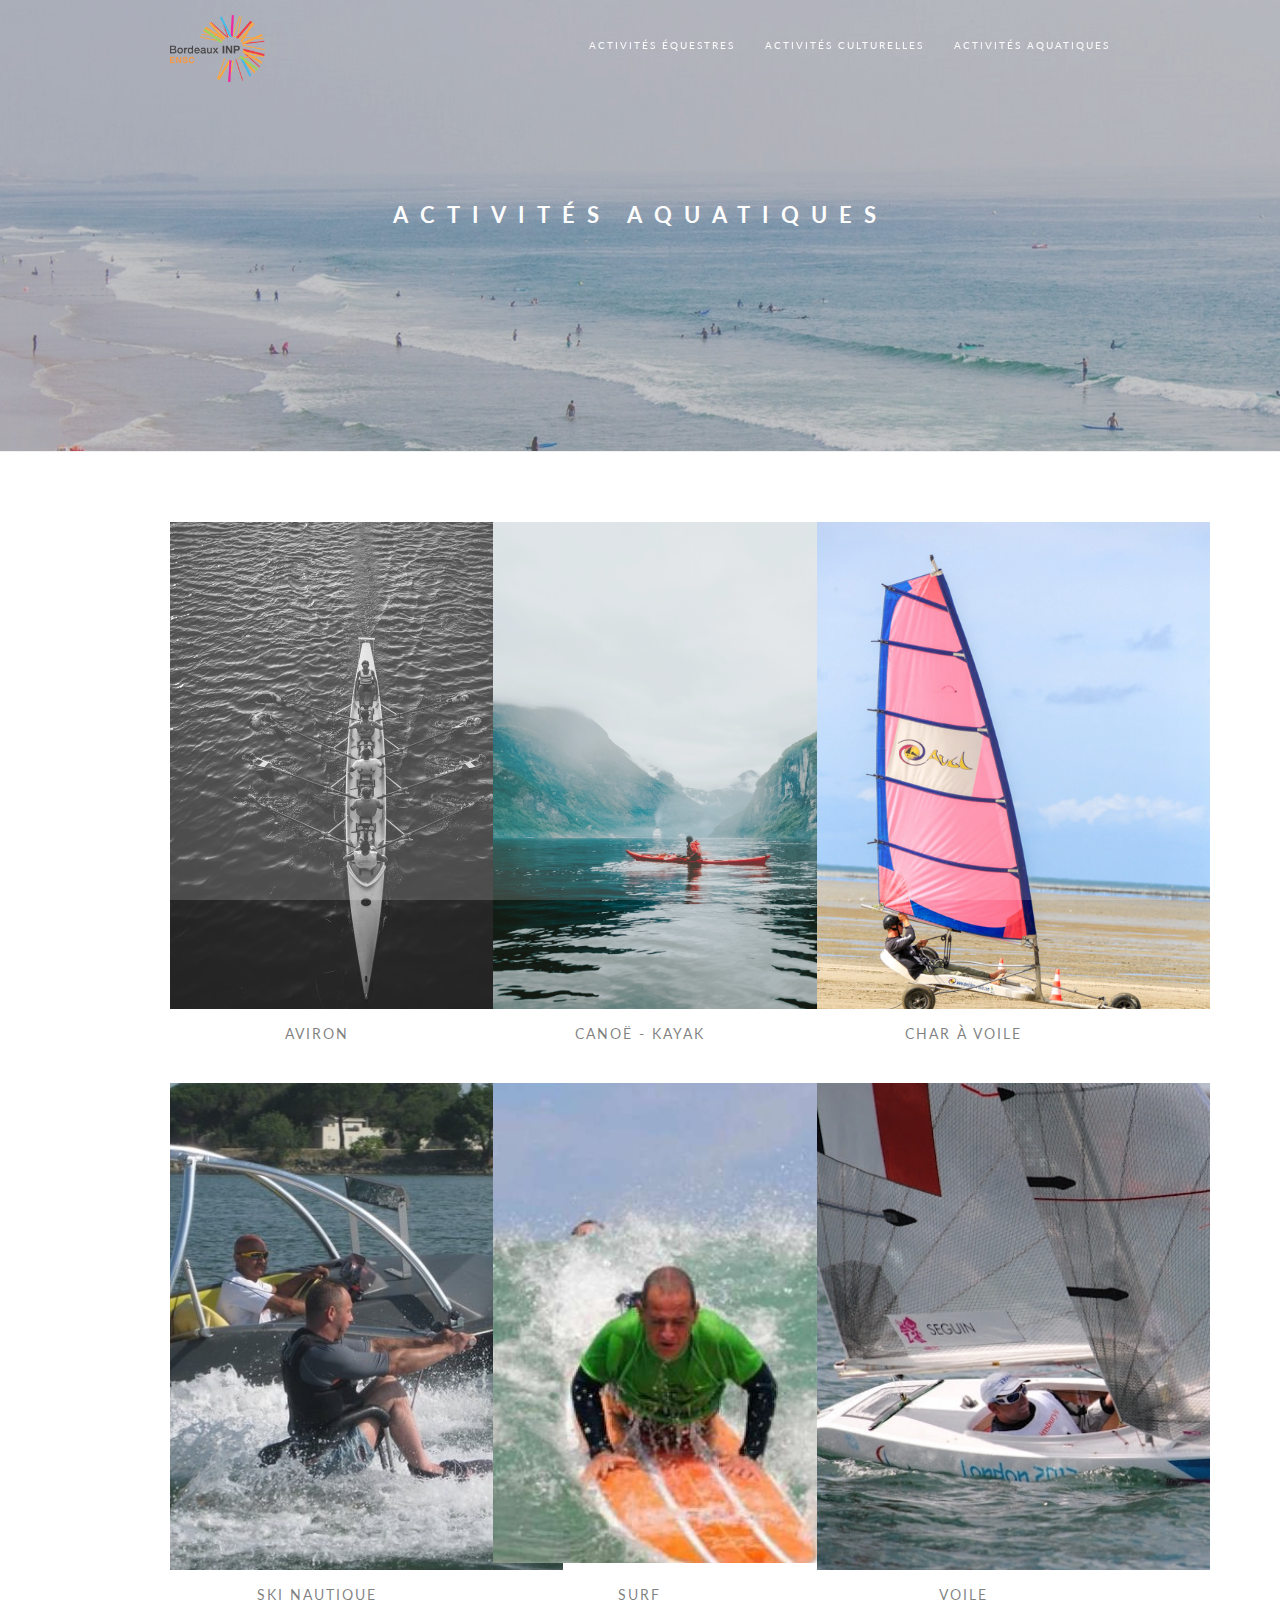
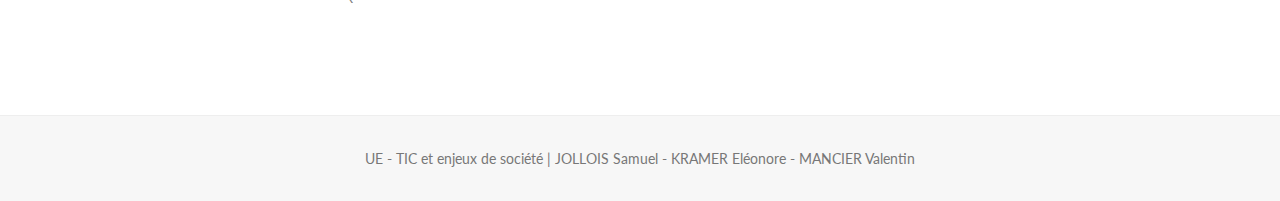
<file: activites-aquatiques.html>
<!DOCTYPE html>
<html lang="en">
<head>
	<meta charset="UTF-8">
	<meta name="viewport" content="width=device-width, initial-scale=1.0">
	<meta name="description" content="">
	<meta name="author" content="">
	
	<title>TIC - Activités aquatiques</title>
	
	<!-- Favicons -->
	<link rel="shortcut icon" href="assets/images/favicon.png">
	<link rel="apple-touch-icon" href="assets/images/apple-touch-icon.png">
	<link rel="apple-touch-icon" sizes="72x72" href="assets/images/apple-touch-icon-72x72.png">
	<link rel="apple-touch-icon" sizes="114x114" href="assets/images/apple-touch-icon-114x114.png">
	
	<!-- Bootstrap core CSS -->
	<link href="assets/bootstrap/css/bootstrap.min.css" rel="stylesheet">
	
	<!-- Plugins -->
	<link href="assets/css/font-awesome.min.css" rel="stylesheet">
	<link href="assets/css/et-line-font.css" rel="stylesheet">
	<link href="assets/css/simpletextrotator.css" rel="stylesheet">
	<link href="assets/css/magnific-popup.css" rel="stylesheet">
	<link href="assets/css/owl.carousel.css" rel="stylesheet">
	<link href="assets/css/superslides.css" rel="stylesheet">
	<link href="assets/css/vertical.css" rel="stylesheet">
	<link href="assets/css/animate.css" rel="stylesheet">
	
	<!-- Template core CSS -->
	<link href="assets/css/style.css" rel="stylesheet">
</head>
<body>

	<!-- PRELOADER -->
	<div class="page-loader">
		<div class="loader">Loading...</div>
	</div>
	<!-- /PRELOADER -->

	<!-- WRAPPER -->
	<div class="wrapper">
		<!-- NAVIGATION -->
		<nav class="navbar navbar-custom navbar-transparent navbar-fixed-top">

		<div class="container">

			<div class="navbar-header">
				<button type="button" class="navbar-toggle" data-toggle="collapse" data-target="#custom-collapse">
					<span class="sr-only">Toggle navigation</span>
					<span class="icon-bar"></span>
					<span class="icon-bar"></span>
					<span class="icon-bar"></span>
				</button>

				<!-- YOU LOGO HERE -->
				<a class="navbar-brand" href="index.html">
					<!-- IMAGE OR SIMPLE TEXT -->
					<img class="dark-logo" src="assets/images/site-logo.png" width="95" alt="">
					<img class="light-logo" src="assets/images/site-logo-light.png" width="95" alt="">
				</a>
			</div>

			<div class="collapse navbar-collapse" id="custom-collapse">

					<ul class="nav navbar-nav navbar-right">
						<li><a href="activites-equestres.html">Activités équestres</a></li>
						<li><a href="activites-culturelles.html">Activités culturelles</a></li>
						<li><a href="activites-aquatiques.html">Activités aquatiques</a></li>
					</ul>
			</div>

		</div>

		</nav>
		<!-- /NAVIGATION -->

		<!-- HERO -->
		<section class="module module-parallax bg-dark-30" data-background="assets/img/activite-aquatique.jpg">

			<!-- HERO TEXT -->
			<div class="container">

				<div class="row">
					<div class="col-sm-12 text-center">
						<h1 class="mh-line-size-3 font-alt m-b-20">Activités aquatiques</h1>
					</div>
				</div>

			</div>
			<!-- /HERO TEXT -->

		</section>
		<!-- /HERO -->

		<hr class="divider"><!-- DIVIDER -->

		<!-- LATEST PRODUCTS -->
		<section class="module-small">

			<div class="container">

				<div class="row multi-columns-row">

					<!-- SHOP ITEM -->
					<div class="col-sm-6 col-md-4 col-lg-4">
						<div class="shop-item">
							<div class="shop-item-image">
								<img src="assets/img/aviron-4.jpg" alt="">
								<div class="shop-item-detail">
									<a class="btn btn-round btn-b" href="activites/aquatiques/aviron.html">Plus de détails</a>
								</div>
							</div>
							<h5 class="shop-item-title font-alt"><a href="activites/aquatiques/aviron.html">Aviron</a></h5>
						</div>
					</div>
					<!-- /SHOP ITEM -->

					<!-- SHOP ITEM -->
					<div class="col-sm-6 col-md-4 col-lg-4">
						<div class="shop-item">
							<div class="shop-item-image">
								<img src="assets/img/kayak-4.jpg" alt="">
								<div class="shop-item-detail">
									<a class="btn btn-round btn-b" href="activites/aquatiques/kayak.html">Plus de détails</a>
								</div>
							</div>
							<h5 class="shop-item-title font-alt"><a href="activites/aquatiques/kayak.html">Canoë - Kayak</a></h5>
						</div>
					</div>
					<!-- /SHOP ITEM -->

					<!-- SHOP ITEM -->
					<div class="col-sm-6 col-md-4 col-lg-4">
						<div class="shop-item">
							<div class="shop-item-image">
								<img src="assets/img/char-voile-4.jpg" alt="">
								<div class="shop-item-detail">
									<a class="btn btn-round btn-b" href="activites/aquatiques/char-voile.html">Plus de détails</a>
								</div>
							</div>
							<h5 class="shop-item-title font-alt"><a href="activites/aquatiques/char-voile.html">Char à voile</a></h5>
						</div>
					</div>
					<!-- /SHOP ITEM -->

					<!-- SHOP ITEM -->
					<div class="col-sm-6 col-md-4 col-lg-4">
						<div class="shop-item">
							<div class="shop-item-image">
								<img src="assets/img/ski-nautique-3.jpg" alt="">
								<div class="shop-item-detail">
									<a class="btn btn-round btn-b" href="activites/aquatiques/ski-nautique.html">Plus de détails</a>
								</div>
							</div>
							<h5 class="shop-item-title font-alt"><a href="activites/aquatiques/ski-nautique.html">Ski nautique</a></h5>
						</div>
					</div>
					<!-- /SHOP ITEM -->

					<!-- SHOP ITEM -->
					<div class="col-sm-6 col-md-4 col-lg-4">
						<div class="shop-item">
							<div class="shop-item-image">
								<img src="assets/img/surf-4.jpg" alt="">
								<div class="shop-item-detail">
									<a class="btn btn-round btn-b" href="activites/aquatiques/surf.html">Plus de détails</a>
								</div>
							</div>
							<h5 class="shop-item-title font-alt"><a href="activites/aquatiques/surf.html">Surf</a></h5>
						</div>
					</div>
					<!-- /SHOP ITEM -->

					<!-- SHOP ITEM -->
					<div class="col-sm-6 col-md-4 col-lg-4">
						<div class="shop-item">
							<div class="shop-item-image">
								<img src="assets/img/voile-4.jpg" alt="">
								<div class="shop-item-detail">
									<a class="btn btn-round btn-b" href="activites/aquatiques/voile.html">Plus de détails</a>
								</div>
							</div>
							<h5 class="shop-item-title font-alt"><a href="activites/aquatiques/voile.html">Voile</a></h5>
						</div>
					</div>
					<!-- /SHOP ITEM -->

				</div>

			</div>

		</section>
		<!-- /LATEST PRODUCTS -->

		<!-- FOOTER -->
		<hr class="divider"><!-- DIVIDER -->		
		<footer class="module-small bg-light p-t-30 p-b-30">
			<div class="container">
				<div class="col-sm-12">
					<p class="copyright text-center m-b-0">UE - TIC et enjeux de société | JOLLOIS Samuel - KRAMER Eléonore - MANCIER Valentin</p>
				</div>
			</div>
		</footer>
		<!-- /FOOTER -->

	</div>
	<!-- /WRAPPER -->

	<!-- SCROLLTOP -->
	<div class="scroll-up">
		<a href="#totop"><i class="fa fa-angle-double-up"></i></a>
	</div>

	<!-- Javascript files -->
	<script src="assets/js/jquery-2.1.3.min.js"></script>
	<script src="assets/bootstrap/js/bootstrap.min.js"></script>
	<script src="assets/js/jquery.superslides.min.js"></script>
	<script src="assets/js/jquery.mb.YTPlayer.min.js"></script>
	<script src="assets/js/jquery.magnific-popup.min.js"></script>
	<script src="assets/js/owl.carousel.min.js"></script>
	<script src="assets/js/jquery.simple-text-rotator.min.js"></script>
	<script src="assets/js/imagesloaded.pkgd.js"></script>
	<script src="assets/js/isotope.pkgd.min.js"></script>
	<script src="assets/js/packery-mode.pkgd.min.js"></script>
	<script src="assets/js/appear.js"></script>
	<script src="assets/js/jquery.easing.1.3.js"></script>
	<script src="assets/js/wow.min.js"></script>
	<script src="assets/js/jqBootstrapValidation.js"></script>
	<script src="assets/js/jquery.fitvids.js"></script>
	<script src="assets/js/jquery.parallax-1.1.3.js"></script>
	<script src="assets/js/smoothscroll.js"></script>
	<script src="http://maps.google.com/maps/api/js?sensor=true"></script>
	<script src="assets/js/gmaps.js"></script>
	<script src="assets/js/contact.js"></script>
	<script src="assets/js/custom.js"></script>

</body>
</html>
</file>
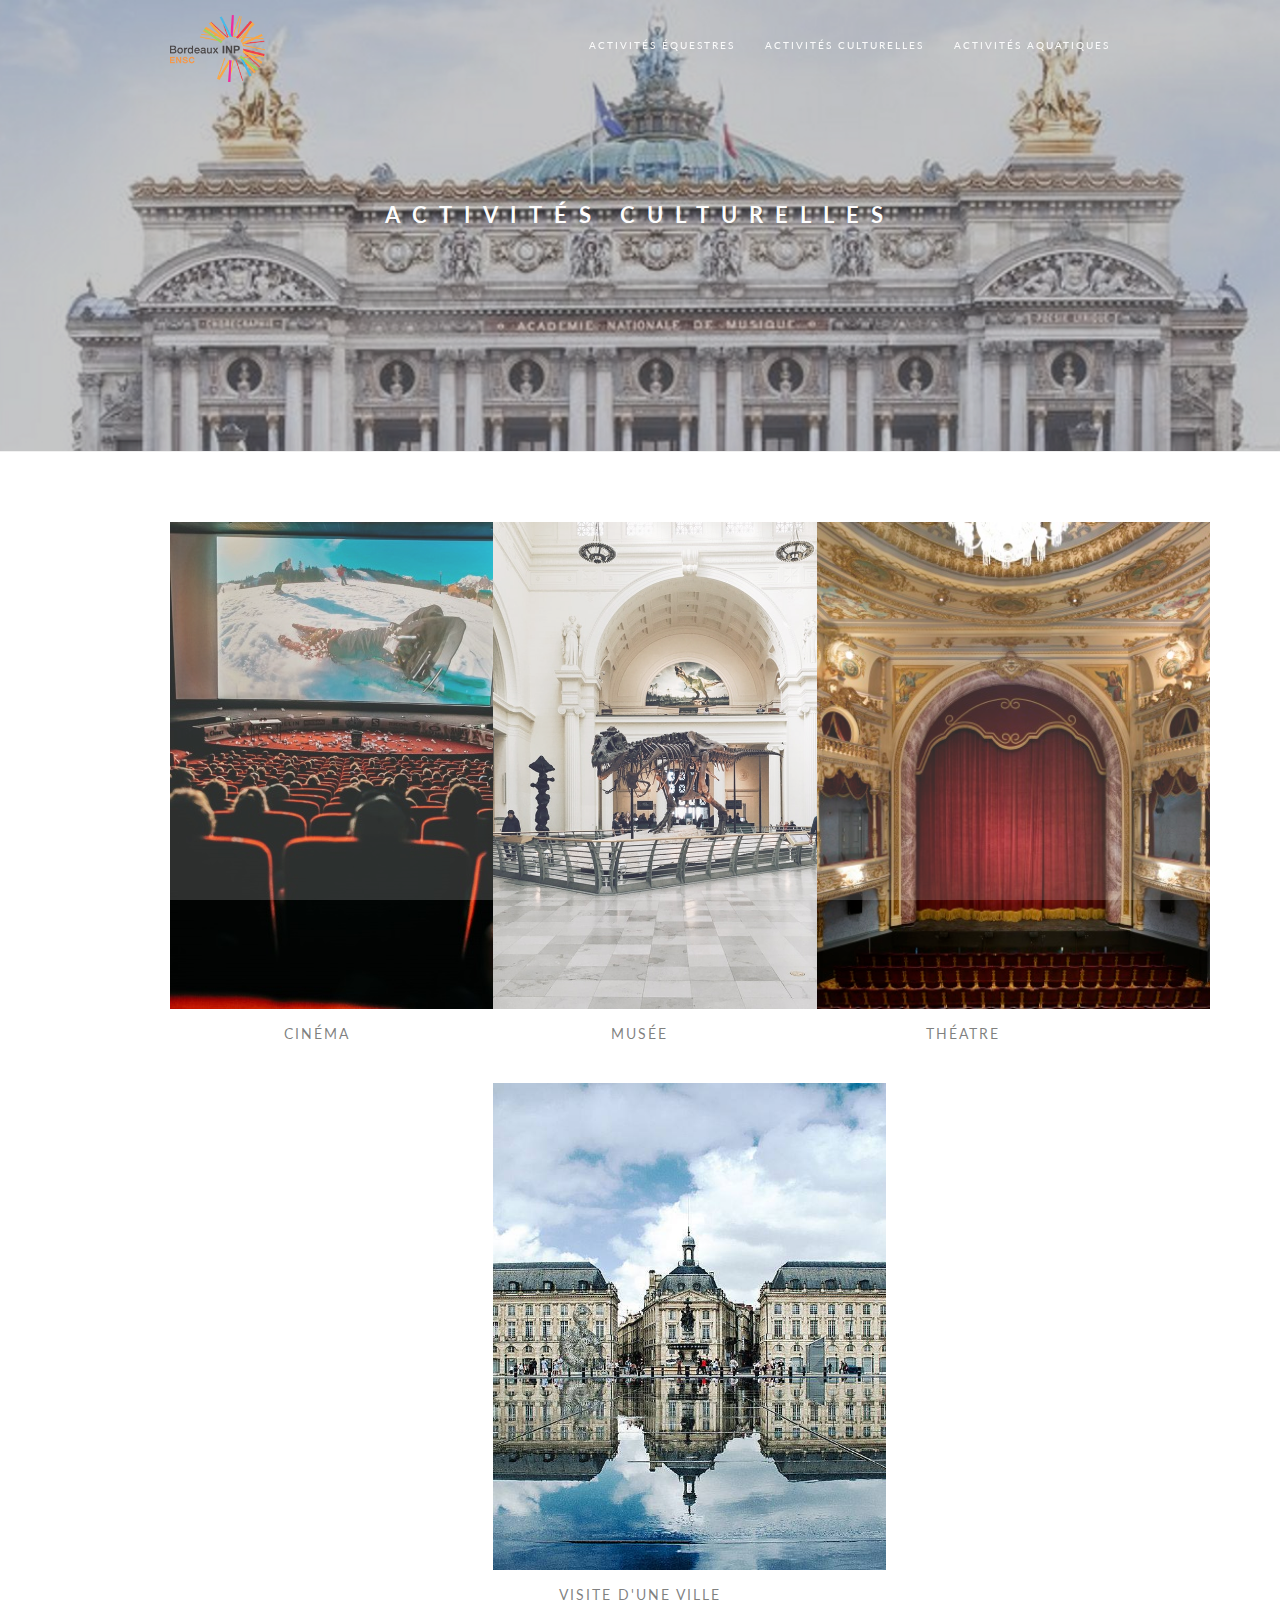
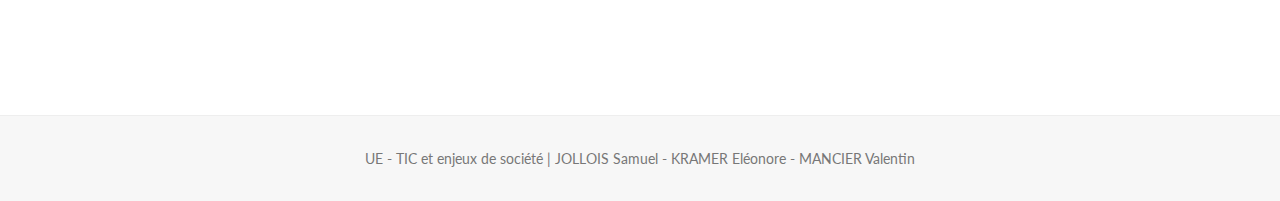
<file: activites-culturelles.html>
<!DOCTYPE html>
<html lang="en">
<head>
	<meta charset="UTF-8">
	<meta name="viewport" content="width=device-width, initial-scale=1.0">
	<meta name="description" content="">
	<meta name="author" content="">
	
	<title>TIC - Activités culturelles</title>
	
	<!-- Favicons -->
	<link rel="shortcut icon" href="assets/images/favicon.png">
	<link rel="apple-touch-icon" href="assets/images/apple-touch-icon.png">
	<link rel="apple-touch-icon" sizes="72x72" href="assets/images/apple-touch-icon-72x72.png">
	<link rel="apple-touch-icon" sizes="114x114" href="assets/images/apple-touch-icon-114x114.png">
	
	<!-- Bootstrap core CSS -->
	<link href="assets/bootstrap/css/bootstrap.min.css" rel="stylesheet">
	
	<!-- Plugins -->
	<link href="assets/css/font-awesome.min.css" rel="stylesheet">
	<link href="assets/css/et-line-font.css" rel="stylesheet">
	<link href="assets/css/simpletextrotator.css" rel="stylesheet">
	<link href="assets/css/magnific-popup.css" rel="stylesheet">
	<link href="assets/css/owl.carousel.css" rel="stylesheet">
	<link href="assets/css/superslides.css" rel="stylesheet">
	<link href="assets/css/vertical.css" rel="stylesheet">
	<link href="assets/css/animate.css" rel="stylesheet">
	
	<!-- Template core CSS -->
	<link href="assets/css/style.css" rel="stylesheet">
</head>
<body>

	<!-- PRELOADER -->
	<div class="page-loader">
		<div class="loader">Loading...</div>
	</div>
	<!-- /PRELOADER -->

	<!-- WRAPPER -->
	<div class="wrapper">

		<!-- NAVIGATION -->
		<nav class="navbar navbar-custom navbar-transparent navbar-fixed-top">

			<div class="container">
			
				<div class="navbar-header">
					<button type="button" class="navbar-toggle" data-toggle="collapse" data-target="#custom-collapse">
						<span class="sr-only">Toggle navigation</span>
						<span class="icon-bar"></span>
						<span class="icon-bar"></span>
						<span class="icon-bar"></span>
					</button>
			
					<!-- YOU LOGO HERE -->
					<a class="navbar-brand" href="index.html">
						<!-- IMAGE OR SIMPLE TEXT -->
						<img class="dark-logo" src="assets/images/site-logo.png" width="95" alt="">
						<img class="light-logo" src="assets/images/site-logo-light.png" width="95" alt="">
					</a>
				</div>
			
				<div class="collapse navbar-collapse" id="custom-collapse">
			
					<ul class="nav navbar-nav navbar-right">
						<li><a href="activites-equestres.html">Activités équestres</a></li>
						<li><a href="activites-culturelles.html">Activités culturelles</a></li>
						<li><a href="activites-aquatiques.html">Activités aquatiques</a></li>
					</ul>
				</div>
			
			</div>

		</nav>
		<!-- /NAVIGATION -->

		<!-- HERO -->
		<section class="module module-parallax bg-dark-30" data-background="assets/img/activite-culturelle.jpg">

			<!-- HERO TEXT -->
			<div class="container">

				<div class="row">
					<div class="col-sm-12 text-center">
						<h1 class="mh-line-size-3 font-alt m-b-20">Activités culturelles</h1>
					</div>
				</div>

			</div>
			<!-- /HERO TEXT -->

		</section>
		<!-- /HERO -->

		<hr class="divider"><!-- DIVIDER -->

		<!-- LATEST PRODUCTS -->
		<section class="module-small">

			<div class="container">

				<div class="row multi-columns-row">

					<!-- SHOP ITEM -->
					<div class="col-sm-6 col-md-4 col-lg-4">
						<div class="shop-item">
							<div class="shop-item-image">
								<img src="assets/img/cinema-4.jpg" alt="">
								<div class="shop-item-detail">
									<a class="btn btn-round btn-b" href="activites/culturelles/cinema.html">Plus de détails</a>
								</div>
							</div>
							<h5 class="shop-item-title font-alt"><a href="activites/culturelles/cinema.html">Cinéma</a></h5>
						</div>
					</div>
					<!-- /SHOP ITEM -->

					<!-- SHOP ITEM -->
					<div class="col-sm-6 col-md-4 col-lg-4">
						<div class="shop-item">
							<div class="shop-item-image">
								<img src="assets/img/musee-3.jpeg" alt="">
								<div class="shop-item-detail">
									<a class="btn btn-round btn-b" href="activites/culturelles/musee.html">Plus de détails</a>
								</div>
							</div>
							<h5 class="shop-item-title font-alt"><a href="activites/culturelles/musee.html">Musée</a></h5>
						</div>
					</div>
					<!-- /SHOP ITEM -->

					<!-- SHOP ITEM -->
					<div class="col-sm-6 col-md-4 col-lg-4">
						<div class="shop-item">
							<div class="shop-item-image">
								<img src="assets/img/theatre-4.jpg" alt="">
								<div class="shop-item-detail">
									<a class="btn btn-round btn-b" href="activites/culturelles/theatre.html">Plus de détails</a>
								</div>
							</div>
							<h5 class="shop-item-title font-alt"><a href="activites/culturelles/theatre.html">Théatre</a></h5>
						</div>
					</div>
					<!-- /SHOP ITEM -->

					<!-- SHOP ITEM -->
					<div class="col-sm-6 col-md-4 col-lg-4">
					</div>
					<!-- /SHOP ITEM -->

					<!-- SHOP ITEM -->
					<div class="col-sm-6 col-md-4 col-lg-4">
						<div class="shop-item">
							<div class="shop-item-image">
								<img src="assets/img/ville-4.jpg" alt="">
								<div class="shop-item-detail">
									<a class="btn btn-round btn-b" href="activites/culturelles/ville.html">Plus de détails</a>
								</div>
							</div>
							<h5 class="shop-item-title font-alt"><a href="activites/culturelles/ville.html">Visite d'une ville</a></h5>
						</div>
					</div>
					<!-- /SHOP ITEM -->

					<!-- SHOP ITEM -->
					<div class="col-sm-6 col-md-4 col-lg-4">
					</div>
					<!-- /SHOP ITEM -->

				</div>

			</div>

		</section>
		<!-- /LATEST PRODUCTS -->

		<!-- FOOTER -->
		<hr class="divider"><!-- DIVIDER -->		
		<footer class="module-small bg-light p-t-30 p-b-30">
			<div class="container">
				<div class="col-sm-12">
					<p class="copyright text-center m-b-0">UE - TIC et enjeux de société | JOLLOIS Samuel - KRAMER Eléonore - MANCIER Valentin</p>
				</div>
			</div>
		</footer>
		<!-- /FOOTER -->

	</div>
	<!-- /WRAPPER -->

	<!-- SCROLLTOP -->
	<div class="scroll-up">
		<a href="#totop"><i class="fa fa-angle-double-up"></i></a>
	</div>

	<!-- Javascript files -->
	<script src="assets/js/jquery-2.1.3.min.js"></script>
	<script src="assets/bootstrap/js/bootstrap.min.js"></script>
	<script src="assets/js/jquery.superslides.min.js"></script>
	<script src="assets/js/jquery.mb.YTPlayer.min.js"></script>
	<script src="assets/js/jquery.magnific-popup.min.js"></script>
	<script src="assets/js/owl.carousel.min.js"></script>
	<script src="assets/js/jquery.simple-text-rotator.min.js"></script>
	<script src="assets/js/imagesloaded.pkgd.js"></script>
	<script src="assets/js/isotope.pkgd.min.js"></script>
	<script src="assets/js/packery-mode.pkgd.min.js"></script>
	<script src="assets/js/appear.js"></script>
	<script src="assets/js/jquery.easing.1.3.js"></script>
	<script src="assets/js/wow.min.js"></script>
	<script src="assets/js/jqBootstrapValidation.js"></script>
	<script src="assets/js/jquery.fitvids.js"></script>
	<script src="assets/js/jquery.parallax-1.1.3.js"></script>
	<script src="assets/js/smoothscroll.js"></script>
	<script src="http://maps.google.com/maps/api/js?sensor=true"></script>
	<script src="assets/js/gmaps.js"></script>
	<script src="assets/js/contact.js"></script>
	<script src="assets/js/custom.js"></script>

</body>
</html>
</file>
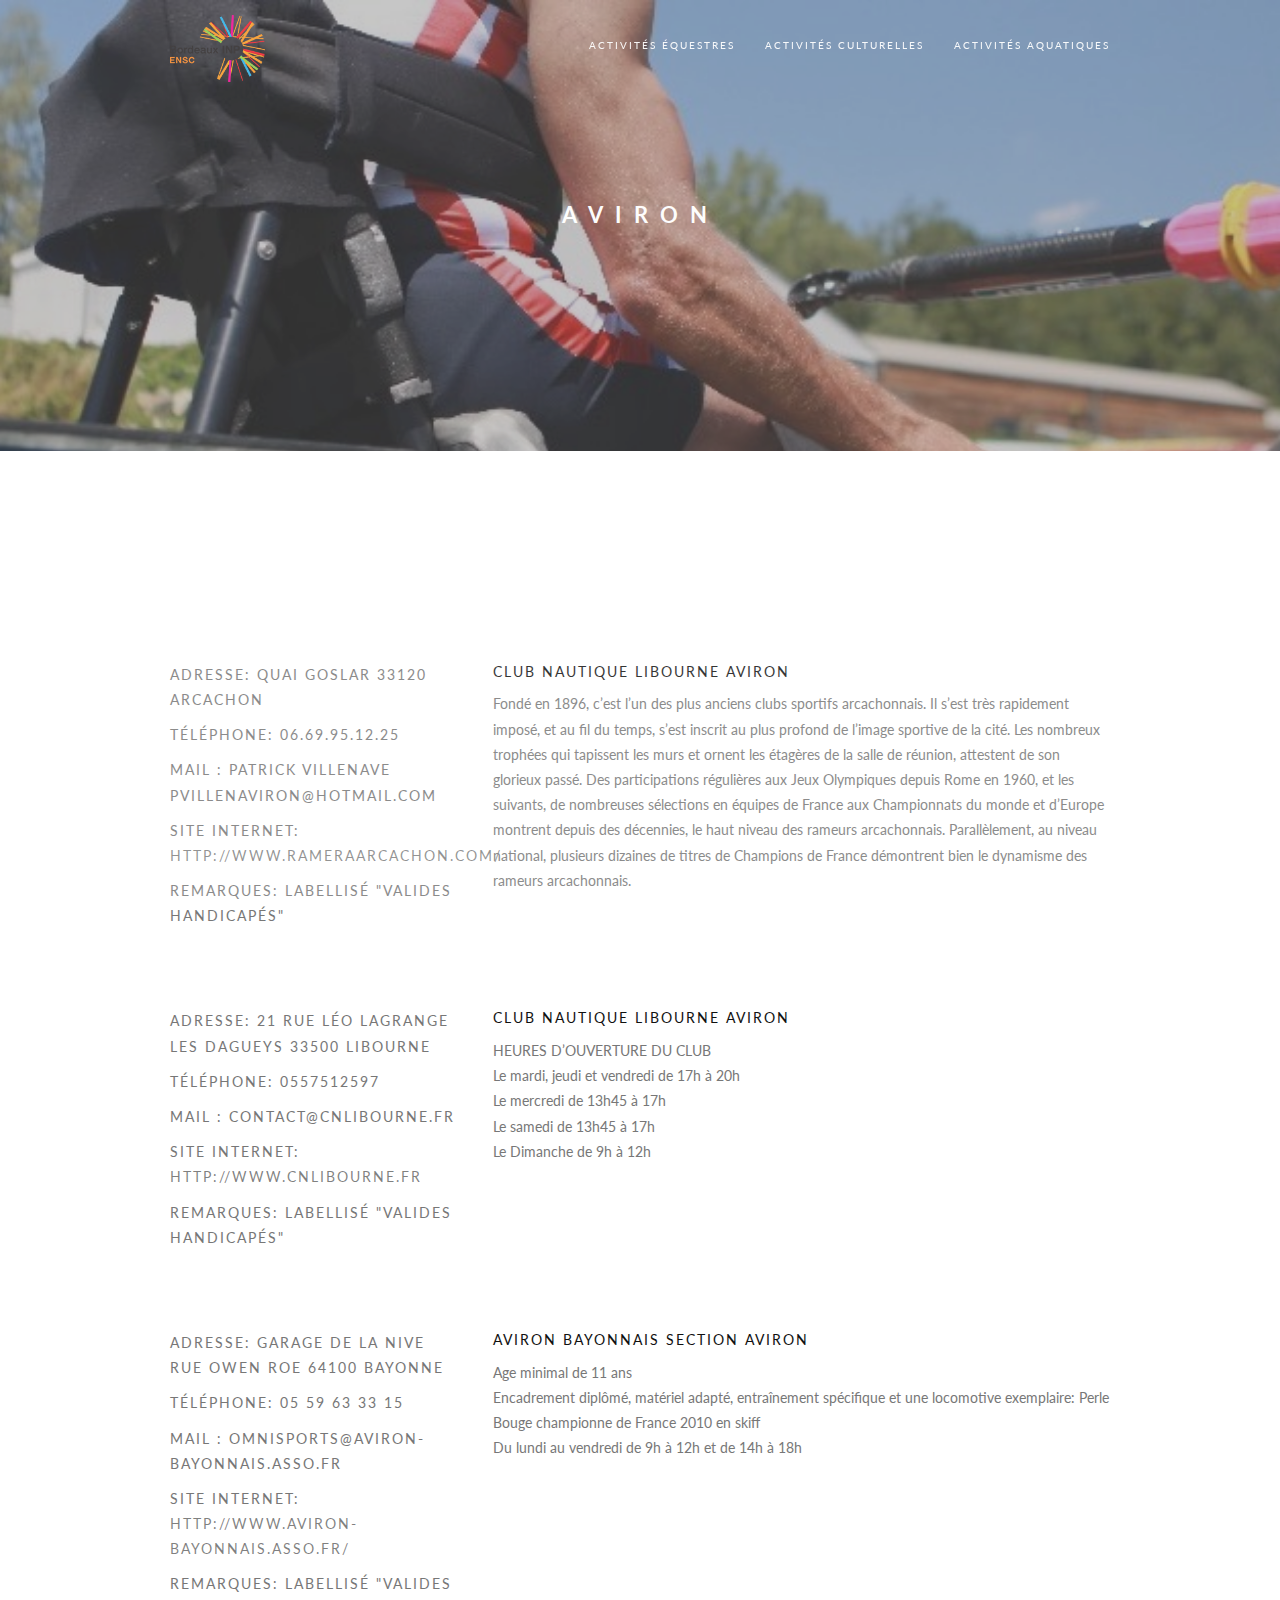
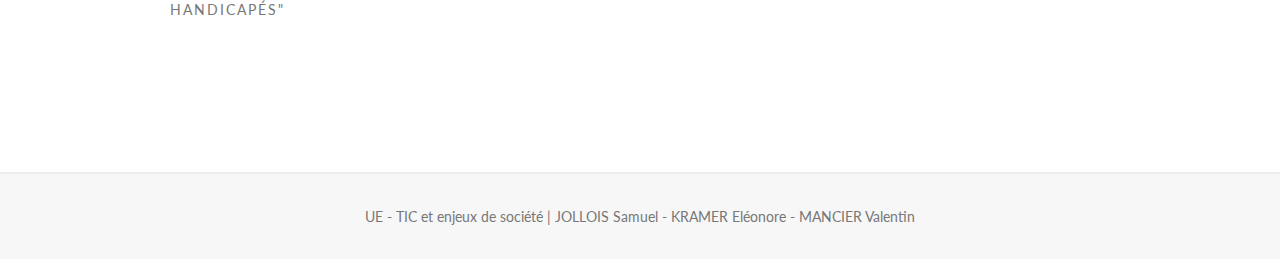
<file: activites/aquatiques/aviron.html>
<!DOCTYPE html>
<html lang="en">
<head>
	<meta charset="UTF-8">
	<meta name="viewport" content="width=device-width, initial-scale=1.0">
	<meta name="description" content="">
	<meta name="author" content="">
	
	<title>TIC - Activités aquatiques - Aviron</title>
	
	<!-- Favicons -->
	<link rel="shortcut icon" href="../../assets/images/favicon.png">
	<link rel="apple-touch-icon" href="../../assets/images/apple-touch-icon.png">
	<link rel="apple-touch-icon" sizes="72x72" href="../../assets/images/apple-touch-icon-72x72.png">
	<link rel="apple-touch-icon" sizes="114x114" href="../../assets/images/apple-touch-icon-114x114.png">
	
	<!-- Bootstrap core CSS -->
	<link href="../../assets/bootstrap/css/bootstrap.min.css" rel="stylesheet">
	
	<!-- Plugins -->
	<link href="../../assets/css/font-awesome.min.css" rel="stylesheet">
	<link href="../../assets/css/et-line-font.css" rel="stylesheet">
	<link href="../../assets/css/simpletextrotator.css" rel="stylesheet">
	<link href="../../assets/css/magnific-popup.css" rel="stylesheet">
	<link href="../../assets/css/owl.carousel.css" rel="stylesheet">
	<link href="../../assets/css/superslides.css" rel="stylesheet">
	<link href="../../assets/css/vertical.css" rel="stylesheet">
	<link href="../../assets/css/animate.css" rel="stylesheet">
	
	<!-- Template core CSS -->
	<link href="../../assets/css/style.css" rel="stylesheet">
</head>
<body>

	<!-- PRELOADER -->
	<div class="page-loader">
		<div class="loader">Loading...</div>
	</div>
	<!-- /PRELOADER -->

	<!-- WRAPPER -->
	<div class="wrapper">

		<!-- NAVIGATION -->
		<nav class="navbar navbar-custom navbar-transparent navbar-fixed-top">

			<div class="container">
	
				<div class="navbar-header">
					<button type="button" class="navbar-toggle" data-toggle="collapse" data-target="#custom-collapse">
						<span class="sr-only">Toggle navigation</span>
						<span class="icon-bar"></span>
						<span class="icon-bar"></span>
						<span class="icon-bar"></span>
					</button>
	
					<!-- YOU LOGO HERE -->
					<a class="navbar-brand" href="../../index.html">
						<!-- IMAGE OR SIMPLE TEXT -->
						<img class="dark-logo" src="../../assets/images/site-logo.png" width="95" alt="">
						<img class="light-logo" src="../../assets/images/site-logo-light.png" width="95" alt="">
					</a>
				</div>
	
				<div class="collapse navbar-collapse" id="custom-collapse">
	
					<ul class="nav navbar-nav navbar-right">
						<li><a href="../../activites-equestres.html">Activités équestres</a></li>
						<li><a href="../../activites-culturelles.html">Activités culturelles</a></li>
						<li><a href="../../activites-aquatiques.html">Activités aquatiques</a></li>
					</ul>
				</div>
	
			</div>
	
		</nav>
		<!-- /NAVIGATION -->

		<!-- HERO -->
		<section class="module module-parallax bg-dark-30" data-background="../../assets/img/aviron-3.jpg">

			<!-- HERO TEXT -->
			<div class="container">

				<div class="row">
					<div class="col-sm-12 text-center">
						<h1 class="mh-line-size-3 font-alt m-b-20">Aviron</h1>
					</div>
				</div>

			</div>
			<!-- /HERO TEXT -->

		</section>
		<!-- /HERO -->

		<!-- PORTFOLIO -->
		<section class="module">

			<div class="container">

				<!-- PORTFOLIO CONTENT -->
				<div class="row">

					<div class="col-sm-12">

						<div class="owl-carousel slider-images">

							<div class="item">
								<img src="../../assets/img/aviron-1.png" alt="" />
							</div>

							<div class="item">
								<img src="../../assets/img/aviron-2.jpg" alt="" />
							</div>

						</div>

					</div>

				</div>
				<!-- /PORTFOLIO CONTENT -->

				<!-- PROJECT DETAILS -->
				<div class="row m-t-70">

					<div class="col-md-4">
						<ul class="project-details m-b-sm-30">
							<li class="font-alt">Adresse: Quai Goslar 33120 ARCACHON</li>
							<li class="font-alt">Téléphone: 06.69.95.12.25</li>
							<li class="font-alt">Mail : Patrick VILLENAVE pvillenaviron@hotmail.com</li>
							<li class="font-alt">Site internet: <a href="http://www.rameraarcachon.com/index.php" target="_blank">http://www.rameraarcachon.com/</a></li>
							<li class="font-alt">Remarques: Labellisé "Valides Handicapés"</li>
						</ul>
					</div>

					<div class="col-md-8">
						<h5 class="font-alt m-t-0">Club Nautique Libourne Aviron</h5>
						<p>
							Fondé en 1896, c’est l’un des plus anciens clubs sportifs arcachonnais. Il s’est très rapidement imposé, et au fil du temps, s’est inscrit au plus profond de l’image sportive de la cité. Les nombreux trophées qui tapissent les murs et ornent les étagères de la salle de réunion, attestent de son glorieux passé. Des participations régulières aux Jeux Olympiques depuis Rome en 1960, et les suivants, de nombreuses sélections en équipes de France aux Championnats du monde et d’Europe montrent depuis des décennies, le haut niveau des rameurs arcachonnais. Parallèlement, au niveau national, plusieurs dizaines de titres de Champions de France démontrent bien le dynamisme des rameurs arcachonnais.
						</p>
					</div>

				</div>
				<div class="row m-t-70">

					<div class="col-md-4">
						<ul class="project-details m-b-sm-30">
							<li class="font-alt">Adresse: 21 rue Léo Lagrange Les Dagueys 33500 Libourne</li>
							<li class="font-alt">Téléphone: 0557512597</li>
							<li class="font-alt">Mail : contact@cnlibourne.fr</li>
							<li class="font-alt">Site internet: <a href="http://www.cnlibourne.fr" target="_blank">http://www.cnlibourne.fr</a></li>
							<li class="font-alt">Remarques: Labellisé "Valides Handicapés"</li>
						</ul>
					</div>

					<div class="col-md-8">
						<h5 class="font-alt m-t-0">Club Nautique Libourne Aviron</h5>
						<p>
							HEURES D’OUVERTURE DU CLUB<br>
							Le mardi, jeudi et vendredi de 17h à 20h<br>
							Le mercredi de 13h45 à 17h<br>
							Le samedi de 13h45 à 17h<br>
							Le Dimanche de 9h à 12h<br>
						</p>
					</div>

				</div>
				<div class="row m-t-70">

					<div class="col-md-4">
						<ul class="project-details m-b-sm-30">
							<li class="font-alt">Adresse: Garage de la Nive rue Owen Roe 64100 Bayonne</li>
							<li class="font-alt">Téléphone: 05 59 63 33 15</li>
							<li class="font-alt">Mail : omnisports@aviron-bayonnais.asso.fr</li>
							<li class="font-alt">Site internet: <a href="http://www.aviron-bayonnais.asso.fr/aviron.htm" target="_blank">http://www.aviron-bayonnais.asso.fr/</a></li>
							<li class="font-alt">Remarques: Labellisé "Valides Handicapés"</li>
						</ul>
					</div>

					<div class="col-md-8">
						<h5 class="font-alt m-t-0">Aviron bayonnais section aviron</h5>
						<p>
							Age minimal de 11 ans <br>
							Encadrement diplômé, matériel adapté, entraînement spécifique et une locomotive exemplaire: Perle Bouge championne de France 2010 en skiff <br>
							Du lundi au vendredi de 9h à 12h et de 14h à 18h
						</p>
					</div>

				</div>
				<!-- /PROJECT DETAILS -->

			</div>

		</section >
		<!-- /PORTFOLIO -->

		<hr class="divider"><!-- DIVIDER -->

		<!-- FOOTER -->
		<hr class="divider"><!-- DIVIDER -->		
		<footer class="module-small bg-light p-t-30 p-b-30">
			<div class="container">
				<div class="col-sm-12">
					<p class="copyright text-center m-b-0">UE - TIC et enjeux de société | JOLLOIS Samuel - KRAMER Eléonore - MANCIER Valentin</p>
				</div>
			</div>
		</footer>
		<!-- /FOOTER -->

	</div>
	<!-- /WRAPPER -->

	<!-- SCROLLTOP -->
	<div class="scroll-up">
		<a href="#totop"><i class="fa fa-angle-double-up"></i></a>
	</div>

	<!-- Javascript files -->
	<script src="../../assets/js/jquery-2.1.3.min.js"></script>
	<script src="../../assets/bootstrap/js/bootstrap.min.js"></script>
	<script src="../../assets/js/jquery.superslides.min.js"></script>
	<script src="../../assets/js/jquery.mb.YTPlayer.min.js"></script>
	<script src="../../assets/js/jquery.magnific-popup.min.js"></script>
	<script src="../../assets/js/owl.carousel.min.js"></script>
	<script src="../../assets/js/jquery.simple-text-rotator.min.js"></script>
	<script src="../../assets/js/imagesloaded.pkgd.js"></script>
	<script src="../../assets/js/isotope.pkgd.min.js"></script>
	<script src="../../assets/js/packery-mode.pkgd.min.js"></script>
	<script src="../../assets/js/appear.js"></script>
	<script src="../../assets/js/jquery.easing.1.3.js"></script>
	<script src="../../assets/js/wow.min.js"></script>
	<script src="../../assets/js/jqBootstrapValidation.js"></script>
	<script src="../../assets/js/jquery.fitvids.js"></script>
	<script src="../../assets/js/jquery.parallax-1.1.3.js"></script>
	<script src="../../assets/js/smoothscroll.js"></script>
	<script src="http://maps.google.com/maps/api/js?sensor=true"></script>
	<script src="../../assets/js/gmaps.js"></script>
	<script src="../../assets/js/contact.js"></script>
	<script src="../../assets/js/custom.js"></script>

</body>
</html>
</file>
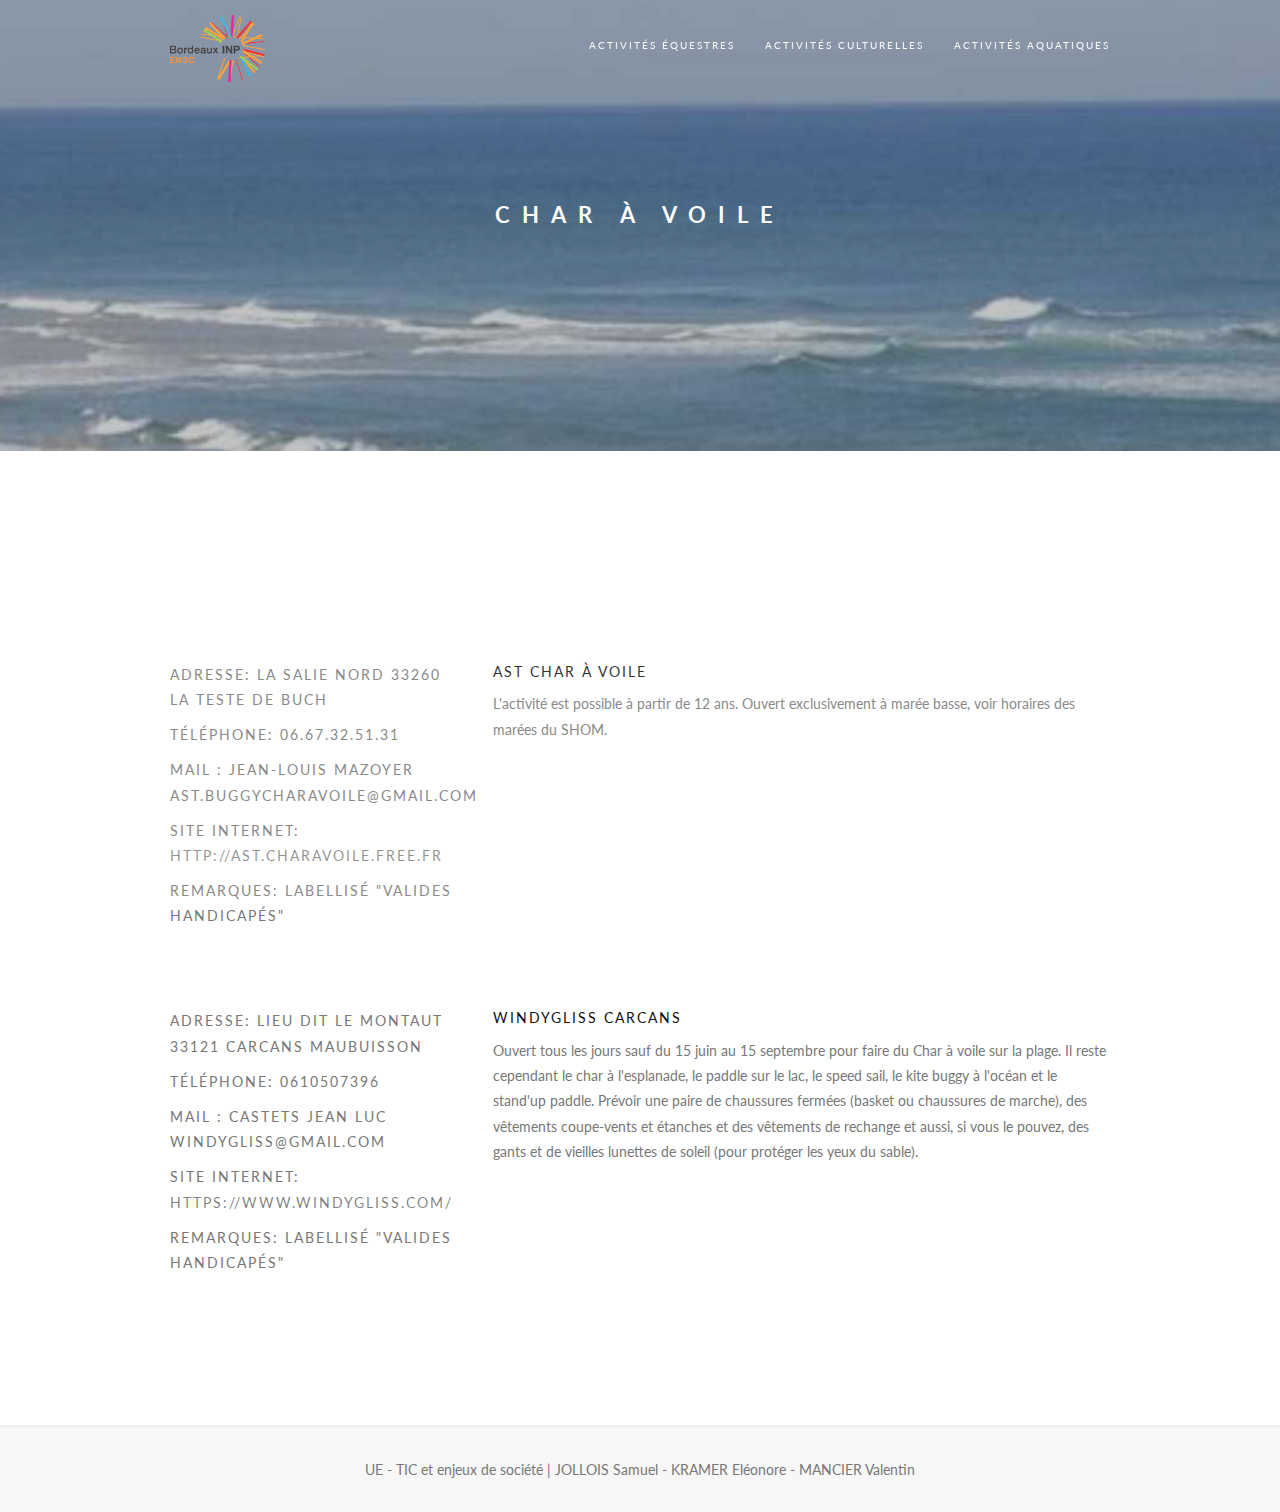
<file: activites/aquatiques/char-voile.html>
<!DOCTYPE html>
<html lang="en">
<head>
	<meta charset="UTF-8">
	<meta name="viewport" content="width=device-width, initial-scale=1.0">
	<meta name="description" content="">
	<meta name="author" content="">
	
	<title>TIC - Activités aquatiques - Char à voile</title>
	
	<!-- Favicons -->
	<link rel="shortcut icon" href="../../assets/images/favicon.png">
	<link rel="apple-touch-icon" href="../../assets/images/apple-touch-icon.png">
	<link rel="apple-touch-icon" sizes="72x72" href="../../assets/images/apple-touch-icon-72x72.png">
	<link rel="apple-touch-icon" sizes="114x114" href="../../assets/images/apple-touch-icon-114x114.png">
	
	<!-- Bootstrap core CSS -->
	<link href="../../assets/bootstrap/css/bootstrap.min.css" rel="stylesheet">
	
	<!-- Plugins -->
	<link href="../../assets/css/font-awesome.min.css" rel="stylesheet">
	<link href="../../assets/css/et-line-font.css" rel="stylesheet">
	<link href="../../assets/css/simpletextrotator.css" rel="stylesheet">
	<link href="../../assets/css/magnific-popup.css" rel="stylesheet">
	<link href="../../assets/css/owl.carousel.css" rel="stylesheet">
	<link href="../../assets/css/superslides.css" rel="stylesheet">
	<link href="../../assets/css/vertical.css" rel="stylesheet">
	<link href="../../assets/css/animate.css" rel="stylesheet">
	
	<!-- Template core CSS -->
	<link href="../../assets/css/style.css" rel="stylesheet">
</head>
<body>

	<!-- PRELOADER -->
	<div class="page-loader">
		<div class="loader">Loading...</div>
	</div>
	<!-- /PRELOADER -->

	<!-- WRAPPER -->
	<div class="wrapper">

		<!-- NAVIGATION -->
		<nav class="navbar navbar-custom navbar-transparent navbar-fixed-top">

			<div class="container">
	
				<div class="navbar-header">
					<button type="button" class="navbar-toggle" data-toggle="collapse" data-target="#custom-collapse">
						<span class="sr-only">Toggle navigation</span>
						<span class="icon-bar"></span>
						<span class="icon-bar"></span>
						<span class="icon-bar"></span>
					</button>
	
					<!-- YOU LOGO HERE -->
					<a class="navbar-brand" href="../../index.html">
						<!-- IMAGE OR SIMPLE TEXT -->
						<img class="dark-logo" src="../../assets/images/site-logo.png" width="95" alt="">
						<img class="light-logo" src="../../assets/images/site-logo-light.png" width="95" alt="">
					</a>
				</div>
	
				<div class="collapse navbar-collapse" id="custom-collapse">
	
					<ul class="nav navbar-nav navbar-right">
						<li><a href="../../activites-equestres.html">Activités équestres</a></li>
						<li><a href="../../activites-culturelles.html">Activités culturelles</a></li>
						<li><a href="../../activites-aquatiques.html">Activités aquatiques</a></li>
					</ul>
				</div>
	
			</div>
	
		</nav>
		<!-- /NAVIGATION -->

		<!-- HERO -->
		<section class="module module-parallax bg-dark-30" data-background="../../assets/img/char-voile-2.jpg">

			<!-- HERO TEXT -->
			<div class="container">

				<div class="row">
					<div class="col-sm-12 text-center">
						<h1 class="mh-line-size-3 font-alt m-b-20">Char à Voile</h1>
					</div>
				</div>

			</div>
			<!-- /HERO TEXT -->

		</section>
		<!-- /HERO -->

		<!-- PORTFOLIO -->
		<section class="module">

			<div class="container">

				<!-- PORTFOLIO CONTENT -->
				<div class="row">

					<div class="col-sm-12">

						<div class="owl-carousel slider-images">

							<div class="item">
								<img src="../../assets/img/char-voile-1.jpg" alt="" />
							</div>

							<div class="item">
								<img src="../../assets/img/char-voile-3.jpg" alt="" />
							</div>

						</div>

					</div>

				</div>
				<!-- /PORTFOLIO CONTENT -->

				<!-- PROJECT DETAILS -->
				<div class="row m-t-70">

					<div class="col-md-4">
						<ul class="project-details m-b-sm-30">
							<li class="font-alt">Adresse: La salie Nord 33260 La teste de buch</li>
							<li class="font-alt">Téléphone: 06.67.32.51.31</li>
							<li class="font-alt">Mail : Jean-Louis MAZOYER ast.buggycharavoile@gmail.com</li>
							<li class="font-alt">Site internet: <a href="http://ast.charavoile.free.fr" target="_blank">http://ast.charavoile.free.fr</a></li>
							<li class="font-alt">Remarques: Labellisé "Valides Handicapés"</li>
						</ul>
					</div>

					<div class="col-md-8">
						<h5 class="font-alt m-t-0">AST Char à Voile</h5>
						<p>
							L'activité est possible à partir de 12 ans. Ouvert exclusivement à marée basse, voir horaires des marées du SHOM.
						</p>
					</div>

				</div>
				<div class="row m-t-70">

					<div class="col-md-4">
						<ul class="project-details m-b-sm-30">
							<li class="font-alt">Adresse: Lieu Dit Le Montaut 33121 Carcans Maubuisson</li>
							<li class="font-alt">Téléphone: 0610507396</li>
							<li class="font-alt">Mail : Castets Jean Luc windygliss@gmail.com</li>
							<li class="font-alt">Site internet: <a href="https://www.windygliss.com/ " target="_blank">https://www.windygliss.com/</a></li>
							<li class="font-alt">Remarques: Labellisé "Valides Handicapés"</li>
						</ul>
					</div>

					<div class="col-md-8">
						<h5 class="font-alt m-t-0">WindyGliss Carcans</h5>
						<p>
							Ouvert tous les jours sauf du 15 juin au 15 septembre pour faire du Char à voile sur la plage. Il reste cependant le char à l'esplanade, le paddle sur le lac, le speed sail, le kite buggy à l'océan et le stand'up paddle. Prévoir une paire de chaussures fermées (basket ou chaussures de marche), des vêtements coupe-vents et étanches et des vêtements de rechange et aussi, si vous le pouvez, des gants et de vieilles lunettes de soleil (pour protéger les yeux du sable).
						</p>
					</div>

				</div>
				<!-- /PROJECT DETAILS -->

			</div>

		</section >
		<!-- /PORTFOLIO -->

		<hr class="divider"><!-- DIVIDER -->

		<!-- FOOTER -->
		<hr class="divider"><!-- DIVIDER -->		
		<footer class="module-small bg-light p-t-30 p-b-30">
			<div class="container">
				<div class="col-sm-12">
					<p class="copyright text-center m-b-0">UE - TIC et enjeux de société | JOLLOIS Samuel - KRAMER Eléonore - MANCIER Valentin</p>
				</div>
			</div>
		</footer>
		<!-- /FOOTER -->

	</div>
	<!-- /WRAPPER -->

	<!-- SCROLLTOP -->
	<div class="scroll-up">
		<a href="#totop"><i class="fa fa-angle-double-up"></i></a>
	</div>

	<!-- Javascript files -->
	<script src="../../assets/js/jquery-2.1.3.min.js"></script>
	<script src="../../assets/bootstrap/js/bootstrap.min.js"></script>
	<script src="../../assets/js/jquery.superslides.min.js"></script>
	<script src="../../assets/js/jquery.mb.YTPlayer.min.js"></script>
	<script src="../../assets/js/jquery.magnific-popup.min.js"></script>
	<script src="../../assets/js/owl.carousel.min.js"></script>
	<script src="../../assets/js/jquery.simple-text-rotator.min.js"></script>
	<script src="../../assets/js/imagesloaded.pkgd.js"></script>
	<script src="../../assets/js/isotope.pkgd.min.js"></script>
	<script src="../../assets/js/packery-mode.pkgd.min.js"></script>
	<script src="../../assets/js/appear.js"></script>
	<script src="../../assets/js/jquery.easing.1.3.js"></script>
	<script src="../../assets/js/wow.min.js"></script>
	<script src="../../assets/js/jqBootstrapValidation.js"></script>
	<script src="../../assets/js/jquery.fitvids.js"></script>
	<script src="../../assets/js/jquery.parallax-1.1.3.js"></script>
	<script src="../../assets/js/smoothscroll.js"></script>
	<script src="http://maps.google.com/maps/api/js?sensor=true"></script>
	<script src="../../assets/js/gmaps.js"></script>
	<script src="../../assets/js/contact.js"></script>
	<script src="../../assets/js/custom.js"></script>

</body>
</html>
</file>
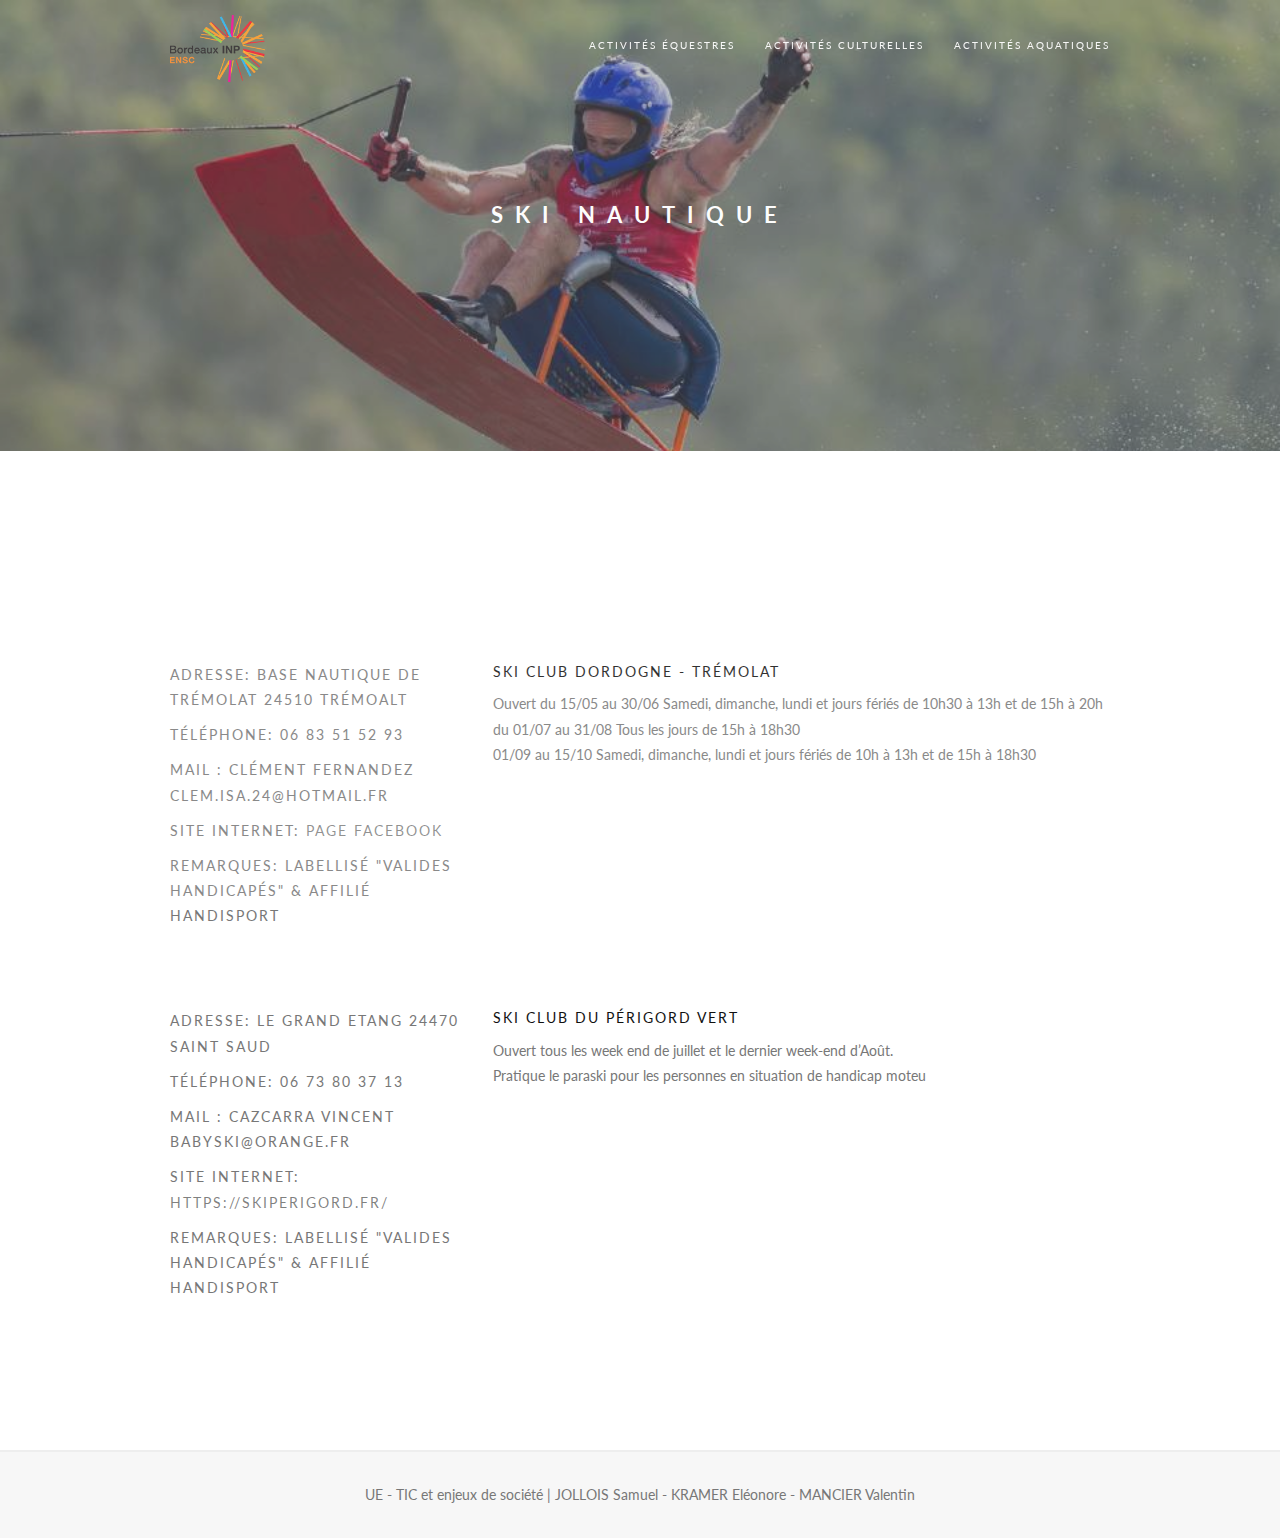
<file: activites/aquatiques/ski-nautique.html>
<!DOCTYPE html>
<html lang="en">
<head>
	<meta charset="UTF-8">
	<meta name="viewport" content="width=device-width, initial-scale=1.0">
	<meta name="description" content="">
	<meta name="author" content="">
	
	<title>TIC - Activités aquatiques - Ski nautique</title>
	
	<!-- Favicons -->
	<link rel="shortcut icon" href="../../assets/images/favicon.png">
	<link rel="apple-touch-icon" href="../../assets/images/apple-touch-icon.png">
	<link rel="apple-touch-icon" sizes="72x72" href="../../assets/images/apple-touch-icon-72x72.png">
	<link rel="apple-touch-icon" sizes="114x114" href="../../assets/images/apple-touch-icon-114x114.png">
	
	<!-- Bootstrap core CSS -->
	<link href="../../assets/bootstrap/css/bootstrap.min.css" rel="stylesheet">
	
	<!-- Plugins -->
	<link href="../../assets/css/font-awesome.min.css" rel="stylesheet">
	<link href="../../assets/css/et-line-font.css" rel="stylesheet">
	<link href="../../assets/css/simpletextrotator.css" rel="stylesheet">
	<link href="../../assets/css/magnific-popup.css" rel="stylesheet">
	<link href="../../assets/css/owl.carousel.css" rel="stylesheet">
	<link href="../../assets/css/superslides.css" rel="stylesheet">
	<link href="../../assets/css/vertical.css" rel="stylesheet">
	<link href="../../assets/css/animate.css" rel="stylesheet">
	
	<!-- Template core CSS -->
	<link href="../../assets/css/style.css" rel="stylesheet">
</head>
<body>

	<!-- PRELOADER -->
	<div class="page-loader">
		<div class="loader">Loading...</div>
	</div>
	<!-- /PRELOADER -->

	<!-- WRAPPER -->
	<div class="wrapper">

		<!-- NAVIGATION -->
		<nav class="navbar navbar-custom navbar-transparent navbar-fixed-top">

			<div class="container">
	
				<div class="navbar-header">
					<button type="button" class="navbar-toggle" data-toggle="collapse" data-target="#custom-collapse">
						<span class="sr-only">Toggle navigation</span>
						<span class="icon-bar"></span>
						<span class="icon-bar"></span>
						<span class="icon-bar"></span>
					</button>
	
					<!-- YOU LOGO HERE -->
					<a class="navbar-brand" href="../../index.html">
						<!-- IMAGE OR SIMPLE TEXT -->
						<img class="dark-logo" src="../../assets/images/site-logo.png" width="95" alt="">
						<img class="light-logo" src="../../assets/images/site-logo-light.png" width="95" alt="">
					</a>
				</div>
	
				<div class="collapse navbar-collapse" id="custom-collapse">
	
					<ul class="nav navbar-nav navbar-right">
						<li><a href="../../activites-equestres.html">Activités équestres</a></li>
						<li><a href="../../activites-culturelles.html">Activités culturelles</a></li>
						<li><a href="../../activites-aquatiques.html">Activités aquatiques</a></li>
					</ul>
				</div>
	
			</div>
	
		</nav>
		<!-- /NAVIGATION -->

		<!-- HERO -->
		<section class="module module-parallax bg-dark-30" data-background="../../assets/img/ski-nautique-4.jpg">

			<!-- HERO TEXT -->
			<div class="container">

				<div class="row">
					<div class="col-sm-12 text-center">
						<h1 class="mh-line-size-3 font-alt m-b-20">Ski nautique</h1>
					</div>
				</div>

			</div>
			<!-- /HERO TEXT -->

		</section>
		<!-- /HERO -->

		<!-- PORTFOLIO -->
		<section class="module">

			<div class="container">

				<!-- PORTFOLIO CONTENT -->
				<div class="row">

					<div class="col-sm-12">

						<div class="owl-carousel slider-images">

							<div class="item">
								<img src="../../assets/img/ski-nautique-1.jpg" alt="" />
							</div>

							<div class="item">
								<img src="../../assets/img/ski-nautique-2.jpg" alt="" />
							</div>

						</div>

					</div>

				</div>
				<!-- /PORTFOLIO CONTENT -->

				<!-- PROJECT DETAILS -->
				<div class="row m-t-70">

					<div class="col-md-4">
						<ul class="project-details m-b-sm-30">
							<li class="font-alt">Adresse: Base nautique de Trémolat 24510 Trémoalt</li>
							<li class="font-alt">Téléphone: 06 83 51 52 93</li>
							<li class="font-alt">Mail : Clément FERNANDEZ clem.isa.24@hotmail.fr</li>
							<li class="font-alt">Site internet: <a href="https://fr-fr.facebook.com/skiclubtremolat/" target="_blank">page facebook</a></li>
							<li class="font-alt">Remarques: Labellisé "Valides Handicapés" & Affilié Handisport</li>
						</ul>
					</div>

					<div class="col-md-8">
						<h5 class="font-alt m-t-0">Ski club Dordogne - Trémolat</h5>
						<p>
							Ouvert du 15/05 au 30/06 Samedi, dimanche, lundi et jours fériés de 10h30 à 13h et de 15h à 20h <br>
							du 01/07 au 31/08 Tous les jours de 15h à 18h30 <br>
							01/09 au 15/10 Samedi, dimanche, lundi et jours fériés de 10h à 13h et de 15h à 18h30
						</p>
					</div>

				</div>
				<div class="row m-t-70">

					<div class="col-md-4">
						<ul class="project-details m-b-sm-30">
							<li class="font-alt">Adresse: Le Grand Etang 24470 Saint Saud</li>
							<li class="font-alt">Téléphone: 06 73 80 37 13</li>
							<li class="font-alt">Mail : Cazcarra Vincent babyski@orange.fr </li>
							<li class="font-alt">Site internet: <a href="https://skiperigord.fr/ " target="_blank">https://skiperigord.fr/</a></li>
							<li class="font-alt">Remarques: Labellisé "Valides Handicapés" & Affilié Handisport</li>
						</ul>
					</div>

					<div class="col-md-8">
						<h5 class="font-alt m-t-0">Ski club du Périgord Vert</h5>
						<p>
							Ouvert tous les week end de juillet et le dernier week-end d’Août.<br>
							Pratique le paraski pour les personnes en situation de handicap moteu
						</p>
					</div>

				</div>
				<!-- /PROJECT DETAILS -->

			</div>

		</section >
		<!-- /PORTFOLIO -->

		<hr class="divider"><!-- DIVIDER -->

		<!-- FOOTER -->
		<hr class="divider"><!-- DIVIDER -->		
		<footer class="module-small bg-light p-t-30 p-b-30">
			<div class="container">
				<div class="col-sm-12">
					<p class="copyright text-center m-b-0">UE - TIC et enjeux de société | JOLLOIS Samuel - KRAMER Eléonore - MANCIER Valentin</p>
				</div>
			</div>
		</footer>
		<!-- /FOOTER -->

	</div>
	<!-- /WRAPPER -->

	<!-- SCROLLTOP -->
	<div class="scroll-up">
		<a href="#totop"><i class="fa fa-angle-double-up"></i></a>
	</div>

	<!-- Javascript files -->
	<script src="../../assets/js/jquery-2.1.3.min.js"></script>
	<script src="../../assets/bootstrap/js/bootstrap.min.js"></script>
	<script src="../../assets/js/jquery.superslides.min.js"></script>
	<script src="../../assets/js/jquery.mb.YTPlayer.min.js"></script>
	<script src="../../assets/js/jquery.magnific-popup.min.js"></script>
	<script src="../../assets/js/owl.carousel.min.js"></script>
	<script src="../../assets/js/jquery.simple-text-rotator.min.js"></script>
	<script src="../../assets/js/imagesloaded.pkgd.js"></script>
	<script src="../../assets/js/isotope.pkgd.min.js"></script>
	<script src="../../assets/js/packery-mode.pkgd.min.js"></script>
	<script src="../../assets/js/appear.js"></script>
	<script src="../../assets/js/jquery.easing.1.3.js"></script>
	<script src="../../assets/js/wow.min.js"></script>
	<script src="../../assets/js/jqBootstrapValidation.js"></script>
	<script src="../../assets/js/jquery.fitvids.js"></script>
	<script src="../../assets/js/jquery.parallax-1.1.3.js"></script>
	<script src="../../assets/js/smoothscroll.js"></script>
	<script src="http://maps.google.com/maps/api/js?sensor=true"></script>
	<script src="../../assets/js/gmaps.js"></script>
	<script src="../../assets/js/contact.js"></script>
	<script src="../../assets/js/custom.js"></script>

</body>
</html>
</file>
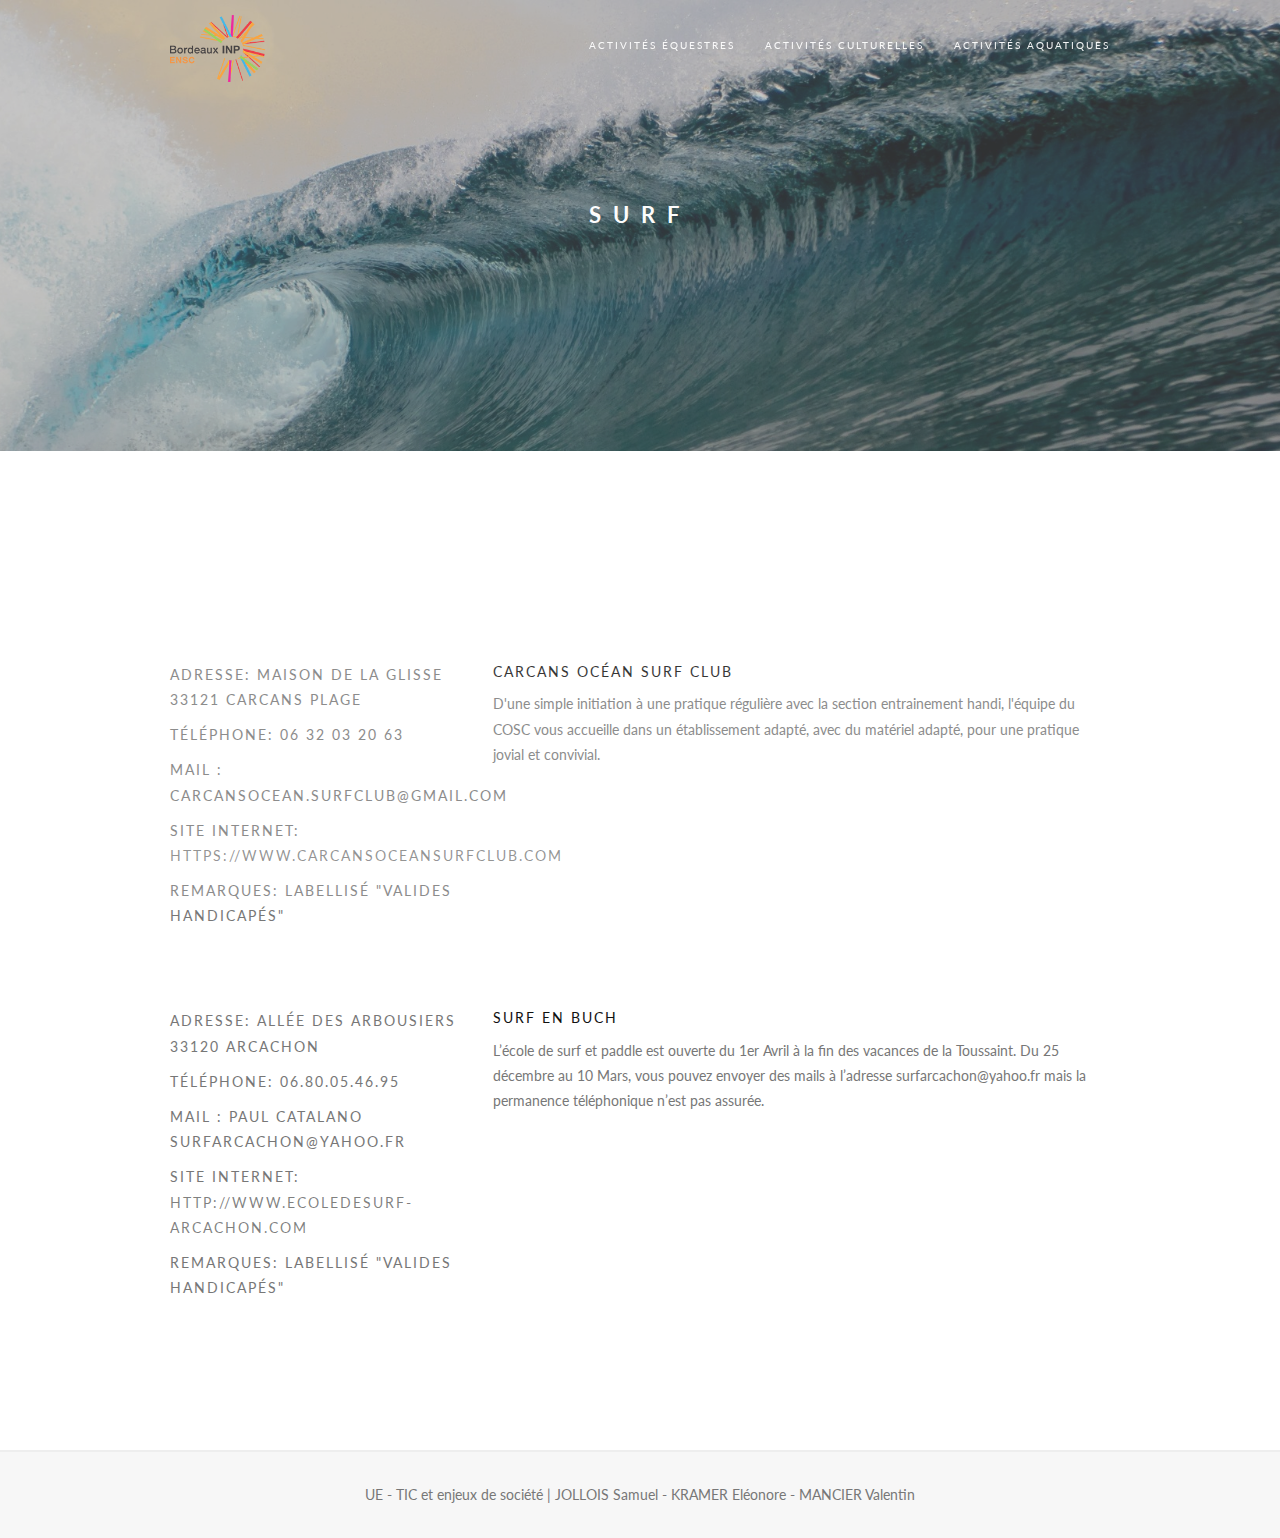
<file: activites/aquatiques/surf.html>
<!DOCTYPE html>
<html lang="en">
<head>
	<meta charset="UTF-8">
	<meta name="viewport" content="width=device-width, initial-scale=1.0">
	<meta name="description" content="">
	<meta name="author" content="">
	
	<title>TIC - Activités aquatiques - Surf</title>
	
	<!-- Favicons -->
	<link rel="shortcut icon" href="../../assets/images/favicon.png">
	<link rel="apple-touch-icon" href="../../assets/images/apple-touch-icon.png">
	<link rel="apple-touch-icon" sizes="72x72" href="../../assets/images/apple-touch-icon-72x72.png">
	<link rel="apple-touch-icon" sizes="114x114" href="../../assets/images/apple-touch-icon-114x114.png">
	
	<!-- Bootstrap core CSS -->
	<link href="../../assets/bootstrap/css/bootstrap.min.css" rel="stylesheet">
	
	<!-- Plugins -->
	<link href="../../assets/css/font-awesome.min.css" rel="stylesheet">
	<link href="../../assets/css/et-line-font.css" rel="stylesheet">
	<link href="../../assets/css/simpletextrotator.css" rel="stylesheet">
	<link href="../../assets/css/magnific-popup.css" rel="stylesheet">
	<link href="../../assets/css/owl.carousel.css" rel="stylesheet">
	<link href="../../assets/css/superslides.css" rel="stylesheet">
	<link href="../../assets/css/vertical.css" rel="stylesheet">
	<link href="../../assets/css/animate.css" rel="stylesheet">
	
	<!-- Template core CSS -->
	<link href="../../assets/css/style.css" rel="stylesheet">
</head>
<body>

	<!-- PRELOADER -->
	<div class="page-loader">
		<div class="loader">Loading...</div>
	</div>
	<!-- /PRELOADER -->

	<!-- WRAPPER -->
	<div class="wrapper">

		<!-- NAVIGATION -->
		<nav class="navbar navbar-custom navbar-transparent navbar-fixed-top">

			<div class="container">
	
				<div class="navbar-header">
					<button type="button" class="navbar-toggle" data-toggle="collapse" data-target="#custom-collapse">
						<span class="sr-only">Toggle navigation</span>
						<span class="icon-bar"></span>
						<span class="icon-bar"></span>
						<span class="icon-bar"></span>
					</button>
	
					<!-- YOU LOGO HERE -->
					<a class="navbar-brand" href="../../index.html">
						<!-- IMAGE OR SIMPLE TEXT -->
						<img class="dark-logo" src="../../assets/images/site-logo.png" width="95" alt="">
						<img class="light-logo" src="../../assets/images/site-logo-light.png" width="95" alt="">
					</a>
				</div>
	
				<div class="collapse navbar-collapse" id="custom-collapse">
	
					<ul class="nav navbar-nav navbar-right">
						<li><a href="../../activites-equestres.html">Activités équestres</a></li>
						<li><a href="../../activites-culturelles.html">Activités culturelles</a></li>
						<li><a href="../../activites-aquatiques.html">Activités aquatiques</a></li>
					</ul>
				</div>
	
			</div>
	
		</nav>
		<!-- /NAVIGATION -->

		<!-- HERO -->
		<section class="module module-parallax bg-dark-30" data-background="../../assets/img/surf-5.jpg">

			<!-- HERO TEXT -->
			<div class="container">

				<div class="row">
					<div class="col-sm-12 text-center">
						<h1 class="mh-line-size-3 font-alt m-b-20">Surf</h1>
					</div>
				</div>

			</div>
			<!-- /HERO TEXT -->

		</section>
		<!-- /HERO -->

		<!-- PORTFOLIO -->
		<section class="module">

			<div class="container">

				<!-- PORTFOLIO CONTENT -->
				<div class="row">

					<div class="col-sm-12">

						<div class="owl-carousel slider-images">
							
							<div class="item">
								<img src="../../assets/img/surf-1.jpg" alt="" />
							</div>

							<div class="item">
								<img src="../../assets/img/surf-3.jpg" alt="" />
							</div>

						</div>

					</div>

				</div>
				<!-- /PORTFOLIO CONTENT -->

				<!-- PROJECT DETAILS -->
				<div class="row m-t-70">

					<div class="col-md-4">
						<ul class="project-details m-b-sm-30">
							<li class="font-alt">Adresse: Maison de la Glisse 33121 Carcans Plage</li>
							<li class="font-alt">Téléphone: 06 32 03 20 63</li>
							<li class="font-alt">Mail : carcansocean.surfclub@gmail.com</li>
							<li class="font-alt">Site internet: <a href="https://www.carcansoceansurfclub.com" target="_blank">https://www.carcansoceansurfclub.com</a></li>
							<li class="font-alt">Remarques: Labellisé "Valides Handicapés"</li>
						</ul>
					</div>

					<div class="col-md-8">
						<h5 class="font-alt m-t-0">Carcans Océan Surf Club</h5>
						<p>
							D'une simple initiation à une pratique régulière avec la section entrainement handi, l'équipe du COSC vous accueille dans un établissement adapté, avec du matériel adapté, pour une pratique jovial et convivial.
						</p>
					</div>

				</div>
				<div class="row m-t-70">

					<div class="col-md-4">
						<ul class="project-details m-b-sm-30">
							<li class="font-alt">Adresse: Allée des Arbousiers 33120 ARCACHON</li>
							<li class="font-alt">Téléphone: 06.80.05.46.95</li>
							<li class="font-alt">Mail : Paul CATALANO surfarcachon@yahoo.fr</li>
							<li class="font-alt">Site internet: <a href="http://www.ecoledesurf-arcachon.com" target="_blank">http://www.ecoledesurf-arcachon.com</a></li>
							<li class="font-alt">Remarques: Labellisé "Valides Handicapés"</li>
						</ul>
					</div>

					<div class="col-md-8">
						<h5 class="font-alt m-t-0">Surf en Buch</h5>
						<p>
							L’école de surf et paddle est ouverte du 1er Avril à la fin des vacances de la Toussaint. Du 25 décembre au 10 Mars, vous pouvez envoyer des mails à l’adresse surfarcachon@yahoo.fr mais la permanence téléphonique n’est pas assurée.
						</p>
					</div>

				</div>
				<!-- /PROJECT DETAILS -->

			</div>

		</section >
		<!-- /PORTFOLIO -->

		<hr class="divider"><!-- DIVIDER -->

		<!-- FOOTER -->
		<hr class="divider"><!-- DIVIDER -->		
		<footer class="module-small bg-light p-t-30 p-b-30">
			<div class="container">
				<div class="col-sm-12">
					<p class="copyright text-center m-b-0">UE - TIC et enjeux de société | JOLLOIS Samuel - KRAMER Eléonore - MANCIER Valentin</p>
				</div>
			</div>
		</footer>
		<!-- /FOOTER -->

	</div>
	<!-- /WRAPPER -->

	<!-- SCROLLTOP -->
	<div class="scroll-up">
		<a href="#totop"><i class="fa fa-angle-double-up"></i></a>
	</div>

	<!-- Javascript files -->
	<script src="../../assets/js/jquery-2.1.3.min.js"></script>
	<script src="../../assets/bootstrap/js/bootstrap.min.js"></script>
	<script src="../../assets/js/jquery.superslides.min.js"></script>
	<script src="../../assets/js/jquery.mb.YTPlayer.min.js"></script>
	<script src="../../assets/js/jquery.magnific-popup.min.js"></script>
	<script src="../../assets/js/owl.carousel.min.js"></script>
	<script src="../../assets/js/jquery.simple-text-rotator.min.js"></script>
	<script src="../../assets/js/imagesloaded.pkgd.js"></script>
	<script src="../../assets/js/isotope.pkgd.min.js"></script>
	<script src="../../assets/js/packery-mode.pkgd.min.js"></script>
	<script src="../../assets/js/appear.js"></script>
	<script src="../../assets/js/jquery.easing.1.3.js"></script>
	<script src="../../assets/js/wow.min.js"></script>
	<script src="../../assets/js/jqBootstrapValidation.js"></script>
	<script src="../../assets/js/jquery.fitvids.js"></script>
	<script src="../../assets/js/jquery.parallax-1.1.3.js"></script>
	<script src="../../assets/js/smoothscroll.js"></script>
	<script src="http://maps.google.com/maps/api/js?sensor=true"></script>
	<script src="../../assets/js/gmaps.js"></script>
	<script src="../../assets/js/contact.js"></script>
	<script src="../../assets/js/custom.js"></script>

</body>
</html>
</file>
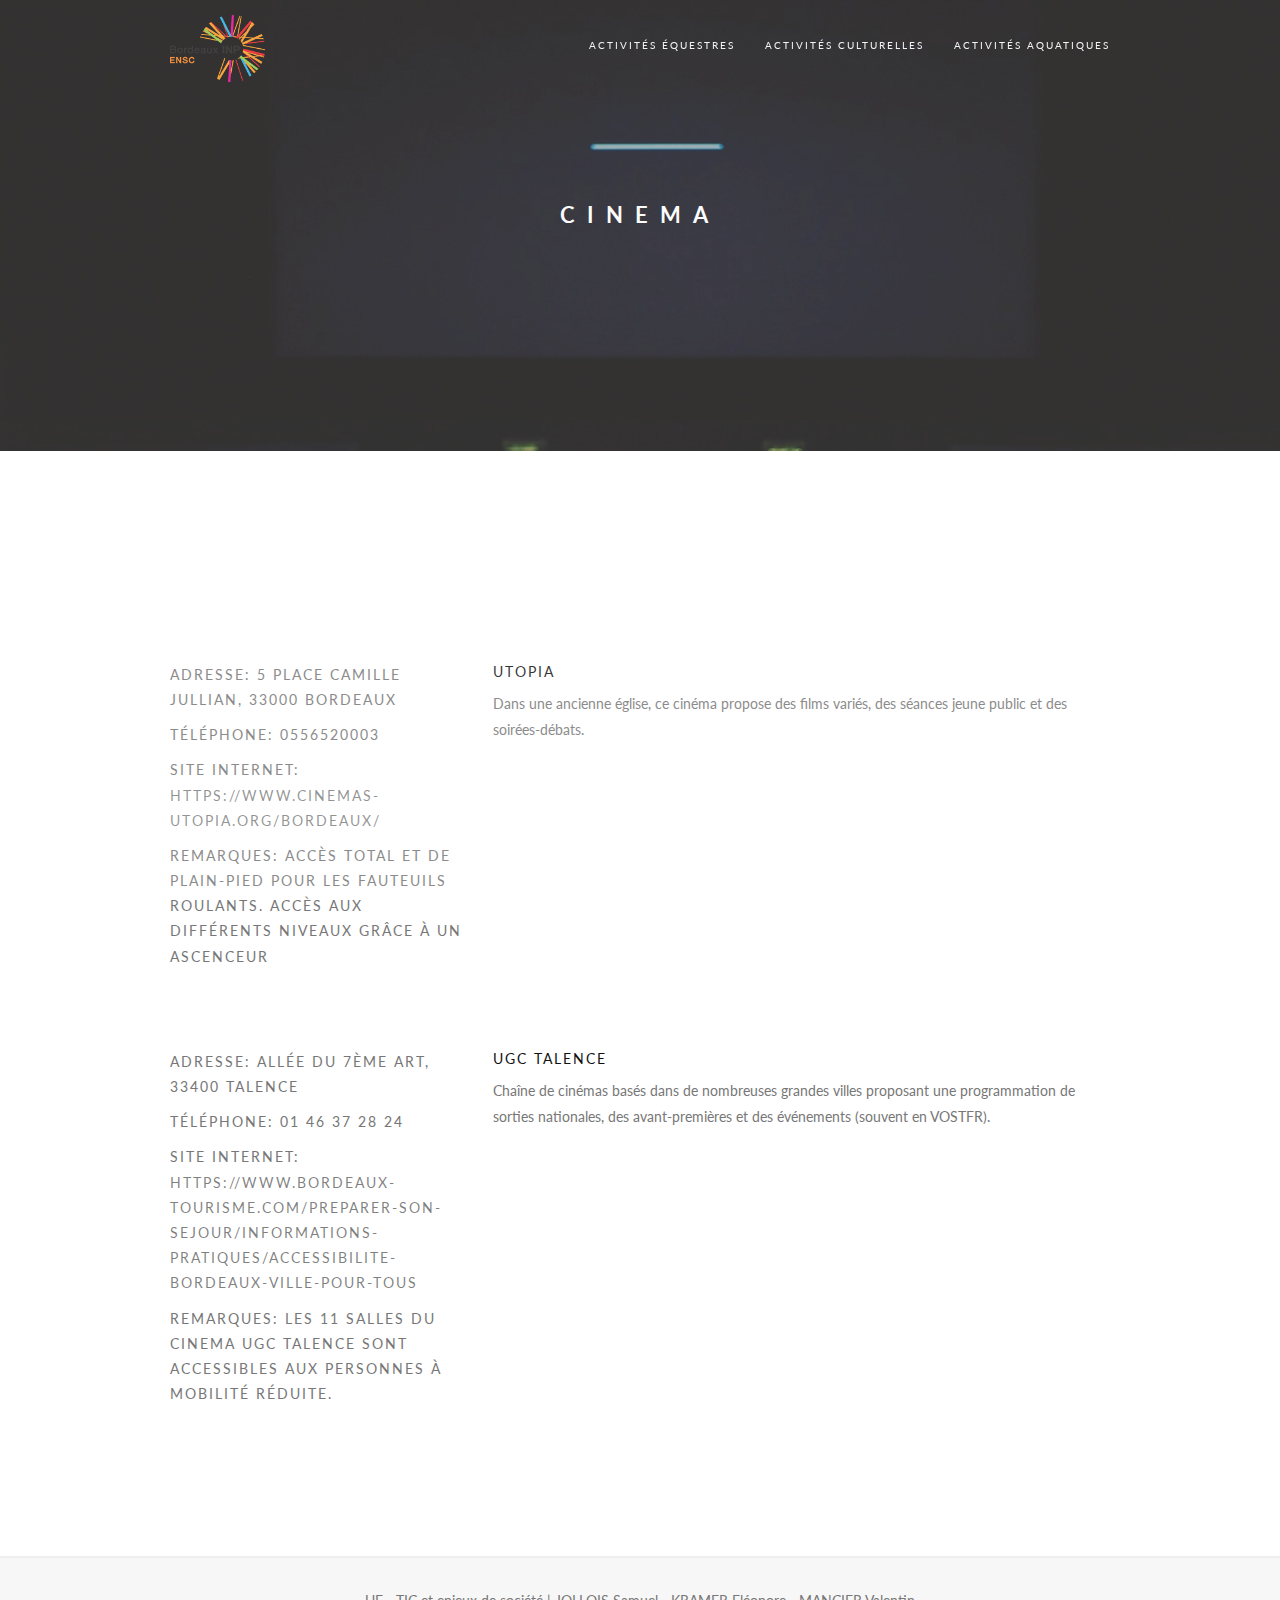
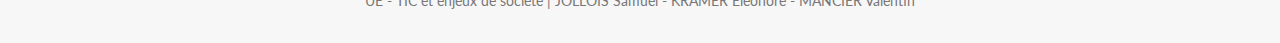
<file: activites/culturelles/cinema.html>
<!DOCTYPE html>
<html lang="en">
<head>
	<meta charset="UTF-8">
	<meta name="viewport" content="width=device-width, initial-scale=1.0">
	<meta name="description" content="">
	<meta name="author" content="">
	
	<title>TIC - Activités culturelles - Cinema</title>
	
	<!-- Favicons -->
	<link rel="shortcut icon" href="../../assets/images/favicon.png">
	<link rel="apple-touch-icon" href="../../assets/images/apple-touch-icon.png">
	<link rel="apple-touch-icon" sizes="72x72" href="../../assets/images/apple-touch-icon-72x72.png">
	<link rel="apple-touch-icon" sizes="114x114" href="../../assets/images/apple-touch-icon-114x114.png">
	
	<!-- Bootstrap core CSS -->
	<link href="../../assets/bootstrap/css/bootstrap.min.css" rel="stylesheet">
	
	<!-- Plugins -->
	<link href="../../assets/css/font-awesome.min.css" rel="stylesheet">
	<link href="../../assets/css/et-line-font.css" rel="stylesheet">
	<link href="../../assets/css/simpletextrotator.css" rel="stylesheet">
	<link href="../../assets/css/magnific-popup.css" rel="stylesheet">
	<link href="../../assets/css/owl.carousel.css" rel="stylesheet">
	<link href="../../assets/css/superslides.css" rel="stylesheet">
	<link href="../../assets/css/vertical.css" rel="stylesheet">
	<link href="../../assets/css/animate.css" rel="stylesheet">
	
	<!-- Template core CSS -->
	<link href="../../assets/css/style.css" rel="stylesheet">
</head>
<body>

	<!-- PRELOADER -->
	<div class="page-loader">
		<div class="loader">Loading...</div>
	</div>
	<!-- /PRELOADER -->

	<!-- WRAPPER -->
	<div class="wrapper">

		<!-- NAVIGATION -->
		<nav class="navbar navbar-custom navbar-transparent navbar-fixed-top">

			<div class="container">
	
				<div class="navbar-header">
					<button type="button" class="navbar-toggle" data-toggle="collapse" data-target="#custom-collapse">
						<span class="sr-only">Toggle navigation</span>
						<span class="icon-bar"></span>
						<span class="icon-bar"></span>
						<span class="icon-bar"></span>
					</button>
	
					<!-- YOU LOGO HERE -->
					<a class="navbar-brand" href="../../index.html">
						<!-- IMAGE OR SIMPLE TEXT -->
						<img class="dark-logo" src="../../assets/images/site-logo.png" width="95" alt="">
						<img class="light-logo" src="../../assets/images/site-logo-light.png" width="95" alt="">
					</a>
				</div>
	
				<div class="collapse navbar-collapse" id="custom-collapse">
	
					<ul class="nav navbar-nav navbar-right">
						<li><a href="../../activites-equestres.html">Activités équestres</a></li>
						<li><a href="../../activites-culturelles.html">Activités culturelles</a></li>
						<li><a href="../../activites-aquatiques.html">Activités aquatiques</a></li>
					</ul>
				</div>
	
			</div>
	
		</nav>
		<!-- /NAVIGATION -->

		<!-- HERO -->
		<section class="module module-parallax bg-dark-30" data-background="../../assets/img/cinema-1.jpeg">

			<!-- HERO TEXT -->
			<div class="container">

				<div class="row">
					<div class="col-sm-12 text-center">
						<h1 class="mh-line-size-3 font-alt m-b-20">Cinema</h1>
					</div>
				</div>

			</div>
			<!-- /HERO TEXT -->

		</section>
		<!-- /HERO -->

		<!-- PORTFOLIO -->
		<section class="module">

			<div class="container">

				<!-- PORTFOLIO CONTENT -->
				<div class="row">

					<div class="col-sm-12">

						<div class="owl-carousel slider-images">

							<div class="item">
								<img src="../../assets/img/cinema-2.jpeg" alt="" />
							</div>

							<div class="item">
								<img src="../../assets/img/cinema-3.jpeg" alt="" />
							</div>

						</div>

					</div>

				</div>
				<!-- /PORTFOLIO CONTENT -->

				<!-- PROJECT DETAILS -->
				<div class="row m-t-70">

					<div class="col-md-4">
						<ul class="project-details m-b-sm-30">
							<li class="font-alt">Adresse: 5 PLACE CAMILLE JULLIAN, 33000 BORDEAUX</li>
							<li class="font-alt">Téléphone: 0556520003</li>
							<li class="font-alt">Site internet: <a href="https://www.cinemas-utopia.org/bordeaux/" target="_blank">https://www.cinemas-utopia.org/bordeaux/</a></li>
							<li class="font-alt">Remarques: Accès total et de plain-pied pour les fauteuils roulants. Accès aux différents niveaux grâce à un ascenceur</li>
						</ul>
					</div>

					<div class="col-md-8">
						<h5 class="font-alt m-t-0">Utopia</h5>
						<p>
							Dans une ancienne église, ce cinéma propose des films variés, des séances jeune public et des soirées-débats.
						</p>
					</div>

				</div>
				<div class="row m-t-70">

					<div class="col-md-4">
						<ul class="project-details m-b-sm-30">
							<li class="font-alt">Adresse: Allée du 7ème art, 33400 Talence</li>
							<li class="font-alt">Téléphone: 01 46 37 28 24</li>
							<li class="font-alt">Site internet: <a href="https://www.bordeaux-tourisme.com/Preparer-son-sejour/Informations-pratiques/Accessibilite-Bordeaux-ville-pour-tous"  target="_blank">https://www.bordeaux-tourisme.com/Preparer-son-sejour/Informations-pratiques/Accessibilite-Bordeaux-ville-pour-tous</a></li>
							<li class="font-alt">Remarques: Les 11 salles du cinema UGC TALENCE sont accessibles aux personnes à mobilité réduite.</li>
						</ul>
					</div>

					<div class="col-md-8">
						<h5 class="font-alt m-t-0">UGC Talence</h5>
						<p>
							Chaîne de cinémas basés dans de nombreuses grandes villes proposant une programmation de sorties nationales, des avant-premières et des événements (souvent en VOSTFR).
						</p>
					</div>

				</div>
				<!-- /PROJECT DETAILS -->

			</div>

		</section >
		<!-- /PORTFOLIO -->

		<hr class="divider"><!-- DIVIDER -->

		<!-- FOOTER -->
		<hr class="divider"><!-- DIVIDER -->		
		<footer class="module-small bg-light p-t-30 p-b-30">
			<div class="container">
				<div class="col-sm-12">
					<p class="copyright text-center m-b-0">UE - TIC et enjeux de société | JOLLOIS Samuel - KRAMER Eléonore - MANCIER Valentin</p>
				</div>
			</div>
		</footer>
		<!-- /FOOTER -->

	</div>
	<!-- /WRAPPER -->

	<!-- SCROLLTOP -->
	<div class="scroll-up">
		<a href="#totop"><i class="fa fa-angle-double-up"></i></a>
	</div>

	<!-- Javascript files -->
	<script src="../../assets/js/jquery-2.1.3.min.js"></script>
	<script src="../../assets/bootstrap/js/bootstrap.min.js"></script>
	<script src="../../assets/js/jquery.superslides.min.js"></script>
	<script src="../../assets/js/jquery.mb.YTPlayer.min.js"></script>
	<script src="../../assets/js/jquery.magnific-popup.min.js"></script>
	<script src="../../assets/js/owl.carousel.min.js"></script>
	<script src="../../assets/js/jquery.simple-text-rotator.min.js"></script>
	<script src="../../assets/js/imagesloaded.pkgd.js"></script>
	<script src="../../assets/js/isotope.pkgd.min.js"></script>
	<script src="../../assets/js/packery-mode.pkgd.min.js"></script>
	<script src="../../assets/js/appear.js"></script>
	<script src="../../assets/js/jquery.easing.1.3.js"></script>
	<script src="../../assets/js/wow.min.js"></script>
	<script src="../../assets/js/jqBootstrapValidation.js"></script>
	<script src="../../assets/js/jquery.fitvids.js"></script>
	<script src="../../assets/js/jquery.parallax-1.1.3.js"></script>
	<script src="../../assets/js/smoothscroll.js"></script>
	<script src="http://maps.google.com/maps/api/js?sensor=true"></script>
	<script src="../../assets/js/gmaps.js"></script>
	<script src="../../assets/js/contact.js"></script>
	<script src="../../assets/js/custom.js"></script>

</body>
</html>
</file>
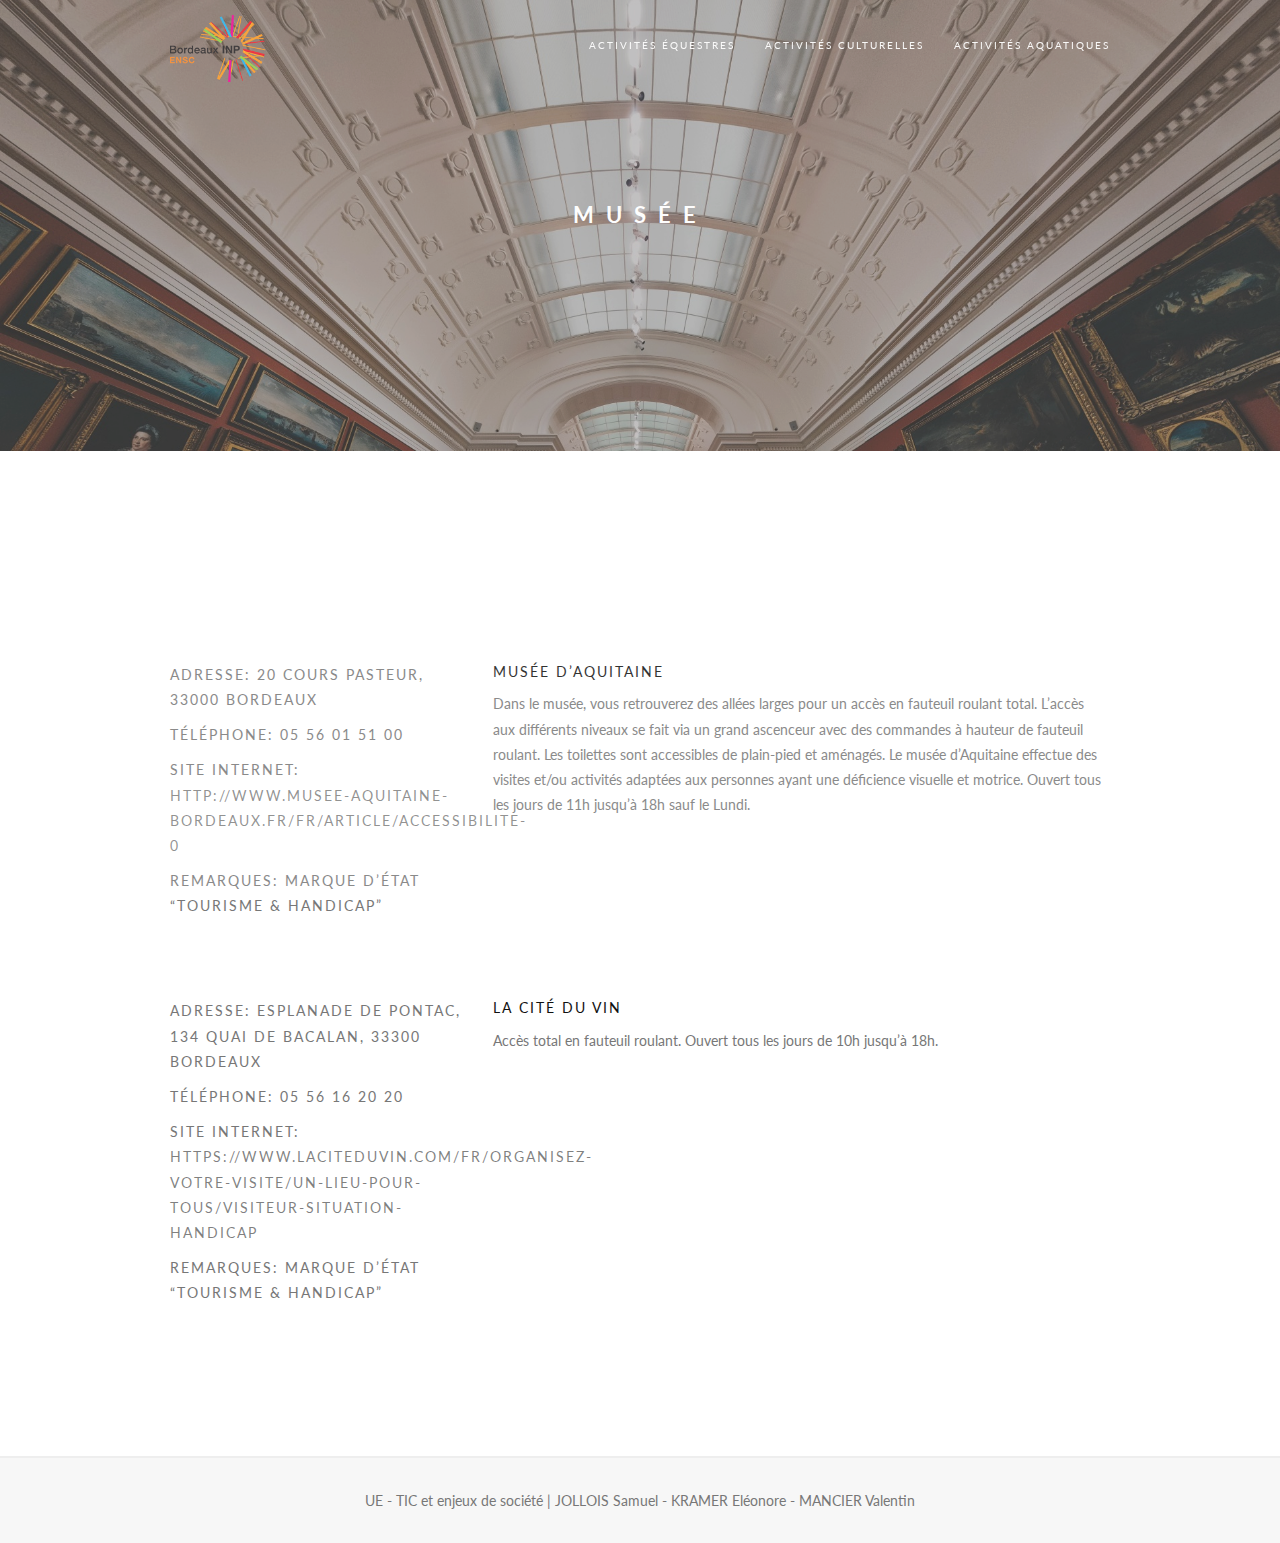
<file: activites/culturelles/musee.html>
<!DOCTYPE html>
<html lang="en">
<head>
	<meta charset="UTF-8">
	<meta name="viewport" content="width=device-width, initial-scale=1.0">
	<meta name="description" content="">
	<meta name="author" content="">
	
	<title>TIC - Activités culturelles - Musée</title>
	
	<!-- Favicons -->
	<link rel="shortcut icon" href="../../assets/images/favicon.png">
	<link rel="apple-touch-icon" href="../../assets/images/apple-touch-icon.png">
	<link rel="apple-touch-icon" sizes="72x72" href="../../assets/images/apple-touch-icon-72x72.png">
	<link rel="apple-touch-icon" sizes="114x114" href="../../assets/images/apple-touch-icon-114x114.png">
	
	<!-- Bootstrap core CSS -->
	<link href="../../assets/bootstrap/css/bootstrap.min.css" rel="stylesheet">
	
	<!-- Plugins -->
	<link href="../../assets/css/font-awesome.min.css" rel="stylesheet">
	<link href="../../assets/css/et-line-font.css" rel="stylesheet">
	<link href="../../assets/css/simpletextrotator.css" rel="stylesheet">
	<link href="../../assets/css/magnific-popup.css" rel="stylesheet">
	<link href="../../assets/css/owl.carousel.css" rel="stylesheet">
	<link href="../../assets/css/superslides.css" rel="stylesheet">
	<link href="../../assets/css/vertical.css" rel="stylesheet">
	<link href="../../assets/css/animate.css" rel="stylesheet">
	
	<!-- Template core CSS -->
	<link href="../../assets/css/style.css" rel="stylesheet">
</head>
<body>

	<!-- PRELOADER -->
	<div class="page-loader">
		<div class="loader">Loading...</div>
	</div>
	<!-- /PRELOADER -->

	<!-- WRAPPER -->
	<div class="wrapper">

		<!-- NAVIGATION -->
		<nav class="navbar navbar-custom navbar-transparent navbar-fixed-top">

			<div class="container">
	
				<div class="navbar-header">
					<button type="button" class="navbar-toggle" data-toggle="collapse" data-target="#custom-collapse">
						<span class="sr-only">Toggle navigation</span>
						<span class="icon-bar"></span>
						<span class="icon-bar"></span>
						<span class="icon-bar"></span>
					</button>
	
					<!-- YOU LOGO HERE -->
					<a class="navbar-brand" href="../../index.html">
						<!-- IMAGE OR SIMPLE TEXT -->
						<img class="dark-logo" src="../../assets/images/site-logo.png" width="95" alt="">
						<img class="light-logo" src="../../assets/images/site-logo-light.png" width="95" alt="">
					</a>
				</div>
	
				<div class="collapse navbar-collapse" id="custom-collapse">
	
					<ul class="nav navbar-nav navbar-right">
						<li><a href="../../activites-equestres.html">Activités équestres</a></li>
						<li><a href="../../activites-culturelles.html">Activités culturelles</a></li>
						<li><a href="../../activites-aquatiques.html">Activités aquatiques</a></li>
					</ul>
				</div>
	
			</div>
	
		</nav>
		<!-- /NAVIGATION -->

		<!-- HERO -->
		<section class="module module-parallax bg-dark-30" data-background="../../assets/img/musee-4.jpg">

			<!-- HERO TEXT -->
			<div class="container">

				<div class="row">
					<div class="col-sm-12 text-center">
						<h1 class="mh-line-size-3 font-alt m-b-20">Musée</h1>
					</div>
				</div>

			</div>
			<!-- /HERO TEXT -->

		</section>
		<!-- /HERO -->

		<!-- PORTFOLIO -->
		<section class="module">

			<div class="container">

				<!-- PORTFOLIO CONTENT -->
				<div class="row">

					<div class="col-sm-12">

						<div class="owl-carousel slider-images">

							<div class="item">
								<img src="../../assets/img/musee-1.jpeg" alt="" />
							</div>

							<div class="item">
								<img src="../../assets/img/musee-2.jpeg" alt="" />
							</div>

						</div>

					</div>

				</div>
				<!-- /PORTFOLIO CONTENT -->

				<!-- PROJECT DETAILS -->
				<div class="row m-t-70">

					<div class="col-md-4">
						<ul class="project-details m-b-sm-30">
							<li class="font-alt">Adresse: 20 Cours Pasteur, 33000 Bordeaux</li>
							<li class="font-alt">Téléphone: 05 56 01 51 00</li>
							<li class="font-alt">Site internet: <a href="http://www.musee-aquitaine-bordeaux.fr/fr/article/accessibilite-0" target="_blank">http://www.musee-aquitaine-bordeaux.fr/fr/article/accessibilite-0</a></li>
							<li class="font-alt">Remarques: Marque d’État “Tourisme & Handicap”</li>
						</ul>
					</div>

					<div class="col-md-8">
						<h5 class="font-alt m-t-0">Musée d’Aquitaine</h5>
						<p>
							Dans le musée, vous retrouverez des allées larges pour un accès en fauteuil roulant total. L’accès aux différents niveaux se fait via un grand ascenceur avec des commandes à hauteur de fauteuil roulant. Les toilettes sont accessibles de plain-pied et aménagés. Le musée d’Aquitaine effectue des visites et/ou activités adaptées aux personnes ayant une déficience visuelle et motrice. Ouvert tous les jours de 11h jusqu’à 18h sauf le Lundi.

						</p>
					</div>

				</div>
				<div class="row m-t-70">

					<div class="col-md-4">
						<ul class="project-details m-b-sm-30">
							<li class="font-alt">Adresse: Esplanade de Pontac, 134 Quai de Bacalan, 33300 Bordeaux</li>
							<li class="font-alt">Téléphone: 05 56 16 20 20</li>
							<li class="font-alt">Site internet: <a href="https://www.laciteduvin.com/fr/organisez-votre-visite/un-lieu-pour-tous/visiteur-situation-handicap" target="_blank">https://www.laciteduvin.com/fr/organisez-votre-visite/un-lieu-pour-tous/visiteur-situation-handicap</a></li>
							<li class="font-alt">Remarques: Marque d’État “Tourisme & Handicap”</li>
						</ul>
					</div>

					<div class="col-md-8">
						<h5 class="font-alt m-t-0">La cité du vin</h5>
						<p>
							Accès total en fauteuil roulant. Ouvert tous les jours de 10h jusqu’à 18h.
						</p>
					</div>

				</div>
				<!-- /PROJECT DETAILS -->

			</div>

		</section >
		<!-- /PORTFOLIO -->

		<hr class="divider"><!-- DIVIDER -->

		<!-- FOOTER -->
		<hr class="divider"><!-- DIVIDER -->		
		<footer class="module-small bg-light p-t-30 p-b-30">
			<div class="container">
				<div class="col-sm-12">
					<p class="copyright text-center m-b-0">UE - TIC et enjeux de société | JOLLOIS Samuel - KRAMER Eléonore - MANCIER Valentin</p>
				</div>
			</div>
		</footer>
		<!-- /FOOTER -->

	</div>
	<!-- /WRAPPER -->

	<!-- SCROLLTOP -->
	<div class="scroll-up">
		<a href="#totop"><i class="fa fa-angle-double-up"></i></a>
	</div>

	<!-- Javascript files -->
	<script src="../../assets/js/jquery-2.1.3.min.js"></script>
	<script src="../../assets/bootstrap/js/bootstrap.min.js"></script>
	<script src="../../assets/js/jquery.superslides.min.js"></script>
	<script src="../../assets/js/jquery.mb.YTPlayer.min.js"></script>
	<script src="../../assets/js/jquery.magnific-popup.min.js"></script>
	<script src="../../assets/js/owl.carousel.min.js"></script>
	<script src="../../assets/js/jquery.simple-text-rotator.min.js"></script>
	<script src="../../assets/js/imagesloaded.pkgd.js"></script>
	<script src="../../assets/js/isotope.pkgd.min.js"></script>
	<script src="../../assets/js/packery-mode.pkgd.min.js"></script>
	<script src="../../assets/js/appear.js"></script>
	<script src="../../assets/js/jquery.easing.1.3.js"></script>
	<script src="../../assets/js/wow.min.js"></script>
	<script src="../../assets/js/jqBootstrapValidation.js"></script>
	<script src="../../assets/js/jquery.fitvids.js"></script>
	<script src="../../assets/js/jquery.parallax-1.1.3.js"></script>
	<script src="../../assets/js/smoothscroll.js"></script>
	<script src="http://maps.google.com/maps/api/js?sensor=true"></script>
	<script src="../../assets/js/gmaps.js"></script>
	<script src="../../assets/js/contact.js"></script>
	<script src="../../assets/js/custom.js"></script>

</body>
</html>
</file>
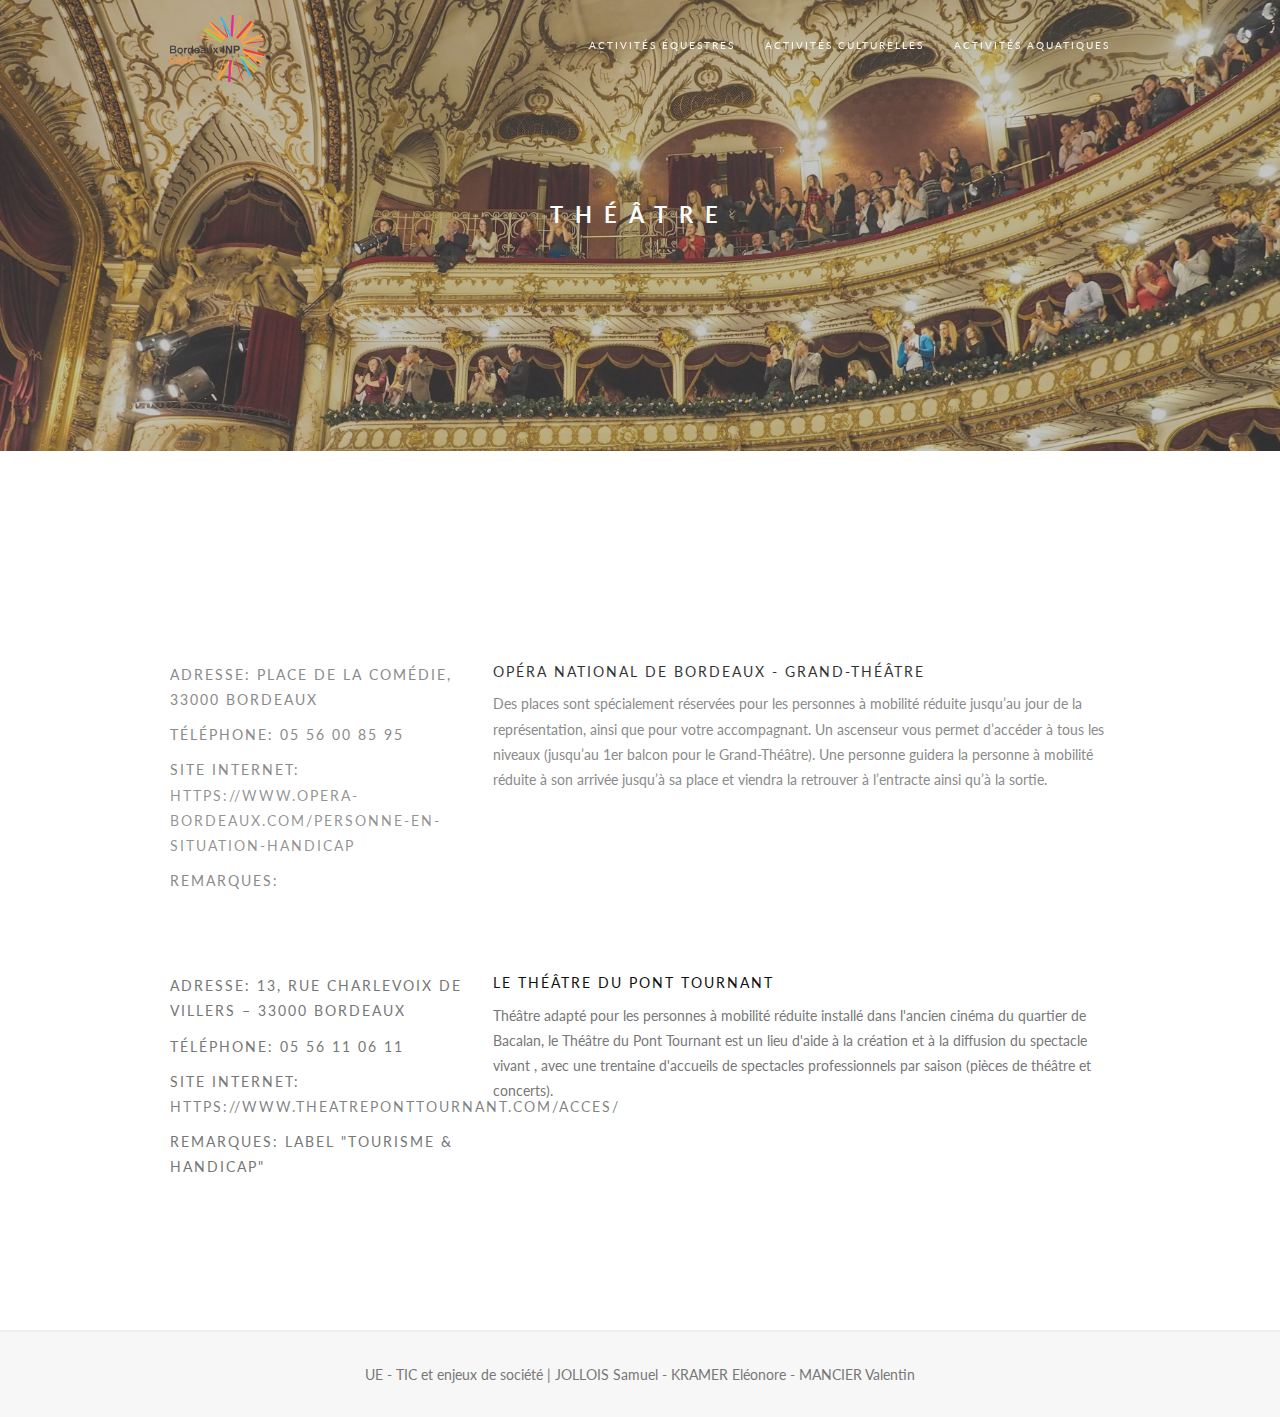
<file: activites/culturelles/theatre.html>
<!DOCTYPE html>
<html lang="en">
<head>
	<meta charset="UTF-8">
	<meta name="viewport" content="width=device-width, initial-scale=1.0">
	<meta name="description" content="">
	<meta name="author" content="">
	
	<title>TIC - Activités culturelles - Théâtre</title>
	
	<!-- Favicons -->
	<link rel="shortcut icon" href="../../assets/images/favicon.png">
	<link rel="apple-touch-icon" href="../../assets/images/apple-touch-icon.png">
	<link rel="apple-touch-icon" sizes="72x72" href="../../assets/images/apple-touch-icon-72x72.png">
	<link rel="apple-touch-icon" sizes="114x114" href="../../assets/images/apple-touch-icon-114x114.png">
	
	<!-- Bootstrap core CSS -->
	<link href="../../assets/bootstrap/css/bootstrap.min.css" rel="stylesheet">
	
	<!-- Plugins -->
	<link href="../../assets/css/font-awesome.min.css" rel="stylesheet">
	<link href="../../assets/css/et-line-font.css" rel="stylesheet">
	<link href="../../assets/css/simpletextrotator.css" rel="stylesheet">
	<link href="../../assets/css/magnific-popup.css" rel="stylesheet">
	<link href="../../assets/css/owl.carousel.css" rel="stylesheet">
	<link href="../../assets/css/superslides.css" rel="stylesheet">
	<link href="../../assets/css/vertical.css" rel="stylesheet">
	<link href="../../assets/css/animate.css" rel="stylesheet">
	
	<!-- Template core CSS -->
	<link href="../../assets/css/style.css" rel="stylesheet">
</head>
<body>

	<!-- PRELOADER -->
	<div class="page-loader">
		<div class="loader">Loading...</div>
	</div>
	<!-- /PRELOADER -->

	<!-- WRAPPER -->
	<div class="wrapper">

		<!-- NAVIGATION -->
		<nav class="navbar navbar-custom navbar-transparent navbar-fixed-top">

			<div class="container">
	
				<div class="navbar-header">
					<button type="button" class="navbar-toggle" data-toggle="collapse" data-target="#custom-collapse">
						<span class="sr-only">Toggle navigation</span>
						<span class="icon-bar"></span>
						<span class="icon-bar"></span>
						<span class="icon-bar"></span>
					</button>
	
					<!-- YOU LOGO HERE -->
					<a class="navbar-brand" href="../../index.html">
						<!-- IMAGE OR SIMPLE TEXT -->
						<img class="dark-logo" src="../../assets/images/site-logo.png" width="95" alt="">
						<img class="light-logo" src="../../assets/images/site-logo-light.png" width="95" alt="">
					</a>
				</div>
	
				<div class="collapse navbar-collapse" id="custom-collapse">
	
					<ul class="nav navbar-nav navbar-right">
						<li><a href="../../activites-equestres.html">Activités équestres</a></li>
						<li><a href="../../activites-culturelles.html">Activités culturelles</a></li>
						<li><a href="../../activites-aquatiques.html">Activités aquatiques</a></li>
					</ul>
				</div>
	
			</div>
	
		</nav>
		<!-- /NAVIGATION -->

		<!-- HERO -->
		<section class="module module-parallax bg-dark-30" data-background="../../assets/img/theatre-1.jpg">

			<!-- HERO TEXT -->
			<div class="container">

				<div class="row">
					<div class="col-sm-12 text-center">
						<h1 class="mh-line-size-3 font-alt m-b-20">Théâtre</h1>
					</div>
				</div>

			</div>
			<!-- /HERO TEXT -->

		</section>
		<!-- /HERO -->

		<!-- PORTFOLIO -->
		<section class="module">

			<div class="container">

				<!-- PORTFOLIO CONTENT -->
				<div class="row">

					<div class="col-sm-12">

						<div class="owl-carousel slider-images">

							<div class="item">
								<img src="../../assets/img/theatre-2.jpg" alt="" />
							</div>

							<div class="item">
								<img src="../../assets/img/theatre-3.jpg" alt="" />
							</div>

						</div>

					</div>

				</div>
				<!-- /PORTFOLIO CONTENT -->

				<!-- PROJECT DETAILS -->
				<div class="row m-t-70">

					<div class="col-md-4">
						<ul class="project-details m-b-sm-30">
							<li class="font-alt">Adresse: Place de la Comédie, 33000 Bordeaux</li>
							<li class="font-alt">Téléphone: 05 56 00 85 95</li>
							<li class="font-alt">Site internet: <a href="https://www.opera-bordeaux.com/personne-en-situation-handicap" target="_blank">https://www.opera-bordeaux.com/personne-en-situation-handicap</a></li>
							<li class="font-alt">Remarques: </li>
						</ul>
					</div>

					<div class="col-md-8">
						<h5 class="font-alt m-t-0">Opéra National de Bordeaux - Grand-Théâtre</h5>
						<p>
							Des places sont spécialement réservées pour les personnes à mobilité réduite jusqu’au jour de la représentation, ainsi que pour votre accompagnant. Un ascenseur vous permet d’accéder à tous les niveaux (jusqu’au 1er balcon pour le Grand-Théâtre). Une personne guidera la personne à mobilité réduite à son arrivée jusqu’à sa place et viendra la retrouver à l’entracte ainsi qu’à la sortie.
						</p>
					</div>

				</div>
				<div class="row m-t-70">

					<div class="col-md-4">
						<ul class="project-details m-b-sm-30">
							<li class="font-alt">Adresse: 13, rue Charlevoix de Villers – 33000 BORDEAUX</li>
							<li class="font-alt">Téléphone: 05 56 11 06 11</li>
							<li class="font-alt">Site internet: <a href=" https://www.theatreponttournant.com/acces/"  target="_blank"> https://www.theatreponttournant.com/acces/</a></li>
							<li class="font-alt">Remarques: Label "Tourisme & Handicap"</li>
						</ul>
					</div>

					<div class="col-md-8">
						<h5 class="font-alt m-t-0">Le Théâtre du Pont Tournant</h5>
						<p>
							Théâtre adapté pour les personnes à mobilité réduite installé dans l'ancien cinéma du quartier de Bacalan, le Théâtre du Pont Tournant est un lieu d'aide à la création et à la diffusion du spectacle vivant , avec une trentaine d'accueils de spectacles professionnels par saison (pièces de théâtre et concerts).
						</p>
					</div>

				</div>
				<!-- /PROJECT DETAILS -->

			</div>

		</section >
		<!-- /PORTFOLIO -->

		<hr class="divider"><!-- DIVIDER -->

		<!-- FOOTER -->
		<hr class="divider"><!-- DIVIDER -->		
		<footer class="module-small bg-light p-t-30 p-b-30">
			<div class="container">
				<div class="col-sm-12">
					<p class="copyright text-center m-b-0">UE - TIC et enjeux de société | JOLLOIS Samuel - KRAMER Eléonore - MANCIER Valentin</p>
				</div>
			</div>
		</footer>
		<!-- /FOOTER -->

	</div>
	<!-- /WRAPPER -->

	<!-- SCROLLTOP -->
	<div class="scroll-up">
		<a href="#totop"><i class="fa fa-angle-double-up"></i></a>
	</div>

	<!-- Javascript files -->
	<script src="../../assets/js/jquery-2.1.3.min.js"></script>
	<script src="../../assets/bootstrap/js/bootstrap.min.js"></script>
	<script src="../../assets/js/jquery.superslides.min.js"></script>
	<script src="../../assets/js/jquery.mb.YTPlayer.min.js"></script>
	<script src="../../assets/js/jquery.magnific-popup.min.js"></script>
	<script src="../../assets/js/owl.carousel.min.js"></script>
	<script src="../../assets/js/jquery.simple-text-rotator.min.js"></script>
	<script src="../../assets/js/imagesloaded.pkgd.js"></script>
	<script src="../../assets/js/isotope.pkgd.min.js"></script>
	<script src="../../assets/js/packery-mode.pkgd.min.js"></script>
	<script src="../../assets/js/appear.js"></script>
	<script src="../../assets/js/jquery.easing.1.3.js"></script>
	<script src="../../assets/js/wow.min.js"></script>
	<script src="../../assets/js/jqBootstrapValidation.js"></script>
	<script src="../../assets/js/jquery.fitvids.js"></script>
	<script src="../../assets/js/jquery.parallax-1.1.3.js"></script>
	<script src="../../assets/js/smoothscroll.js"></script>
	<script src="http://maps.google.com/maps/api/js?sensor=true"></script>
	<script src="../../assets/js/gmaps.js"></script>
	<script src="../../assets/js/contact.js"></script>
	<script src="../../assets/js/custom.js"></script>

</body>
</html>
</file>
<file: Incanto-v1.0.1/Docs/assets/css/prettify.css>
.pln{color:#000}@media screen{.str{color:#080}.kwd{color:#008}.com{color:#800}.typ{color:#606}.lit{color:#066}.pun,.opn,.clo{color:#660}.tag{color:#008}.atn{color:#606}.atv{color:#080}.dec,.var{color:#606}.fun{color:red}}@media print,projection{.str{color:#060}.kwd{color:#006;font-weight:bold}.com{color:#600;font-style:italic}.typ{color:#404;font-weight:bold}.lit{color:#044}.pun,.opn,.clo{color:#440}.tag{color:#006;font-weight:bold}.atn{color:#404}.atv{color:#060}}pre.prettyprint{padding:2px;border:1px solid #888}ol.linenums{margin-top:0;margin-bottom:0}li.L0,li.L1,li.L2,li.L3,li.L5,li.L6,li.L7,li.L8{list-style-type:none}li.L1,li.L3,li.L5,li.L7,li.L9{background:#eee}
</file>
<file: Incanto-v1.0.1/Docs/assets/css/style.css>
@import url("http://fonts.googleapis.com/css?family=Dosis");
@import url("http://fonts.googleapis.com/css?family=Open+Sans:300,400,400italic,700");

body {
	background: #f7f7f7;
	font: 400 14px/1.6 "Open Sans", sans-serif;
	color: #777;
	overflow-x: hidden;
	-ms-overflow-style: scrollbar;
}

img {
	max-width: 100%;
}

.wrapper {
	position: relative;
	background: #fff;
	margin-top: 40px;
	margin-bottom: 40px;
	padding-top: 20px;
	padding-bottom: 20px;
}

.sidenav {
	width: 100%;
}

/* ------------------------------------------------------------------
Typography
------------------------------------------------------------------- */

h1, h2, h3, h4, h5, h6, .h1, .h2, .h3, .h4, .h5, .h6 {
	line-height: 1.4;
	font-weight: 400;
	color: #111;
}

h1, .h1 {
	font-size: 28px;
}

h2, .h2 {
	font-size: 20px;
}

h3, .h3 {
	font-size: 18px;
}

h4, .h4 {
	font-size: 16px;
}

h5, .h5 {
	font-size: 14px;
}

h6, .h6 {
	font-size: 12px;
}

p, ol, ul, blockquote {
	margin: 0 0 10px;
}

.font-alt {
	font-family: "Dosis", sans-serif;
	text-transform: uppercase;
	letter-spacing: 3px;
}

/* ------------------------------------------------------------------
Modules
------------------------------------------------------------------- */

.module {
	padding: 0 0 70px 0;
	position: relative;
	border-bottom: 1px solid #eee;
}
</file>
<file: Incanto-v1.0.1/Site/assets/css/et-line-font.css>
@font-face {
	font-family: 'et-line';
	src:url('../fonts/et-line.eot');
	src:url('../fonts/et-line.eot?#iefix') format('embedded-opentype'),
		url('../fonts/et-line.woff') format('woff'),
		url('../fonts/et-line.ttf') format('truetype'),
		url('../fonts/et-line.svg#et-line') format('svg');
	font-weight: normal;
	font-style: normal;
}

/* Use the following CSS code if you want to use data attributes for inserting your icons */
[data-icon]:before {
	font-family: 'et-line';
	content: attr(data-icon);
	speak: none;
	font-weight: normal;
	font-variant: normal;
	text-transform: none;
	line-height: 1;
	-webkit-font-smoothing: antialiased;
	-moz-osx-font-smoothing: grayscale;
	display:inline-block;
}

/* Use the following CSS code if you want to have a class per icon */
/*
Instead of a list of all class selectors,
you can use the generic selector below, but it's slower:
[class*="icon-"] {
*/
.icon-mobile, .icon-laptop, .icon-desktop, .icon-tablet, .icon-phone, .icon-document, .icon-documents, .icon-search, .icon-clipboard, .icon-newspaper, .icon-notebook, .icon-book-open, .icon-browser, .icon-calendar, .icon-presentation, .icon-picture, .icon-pictures, .icon-video, .icon-camera, .icon-printer, .icon-toolbox, .icon-briefcase, .icon-wallet, .icon-gift, .icon-bargraph, .icon-grid, .icon-expand, .icon-focus, .icon-edit, .icon-adjustments, .icon-ribbon, .icon-hourglass, .icon-lock, .icon-megaphone, .icon-shield, .icon-trophy, .icon-flag, .icon-map, .icon-puzzle, .icon-basket, .icon-envelope, .icon-streetsign, .icon-telescope, .icon-gears, .icon-key, .icon-paperclip, .icon-attachment, .icon-pricetags, .icon-lightbulb, .icon-layers, .icon-pencil, .icon-tools, .icon-tools-2, .icon-scissors, .icon-paintbrush, .icon-magnifying-glass, .icon-circle-compass, .icon-linegraph, .icon-mic, .icon-strategy, .icon-beaker, .icon-caution, .icon-recycle, .icon-anchor, .icon-profile-male, .icon-profile-female, .icon-bike, .icon-wine, .icon-hotairballoon, .icon-globe, .icon-genius, .icon-map-pin, .icon-dial, .icon-chat, .icon-heart, .icon-cloud, .icon-upload, .icon-download, .icon-target, .icon-hazardous, .icon-piechart, .icon-speedometer, .icon-global, .icon-compass, .icon-lifesaver, .icon-clock, .icon-aperture, .icon-quote, .icon-scope, .icon-alarmclock, .icon-refresh, .icon-happy, .icon-sad, .icon-facebook, .icon-twitter, .icon-googleplus, .icon-rss, .icon-tumblr, .icon-linkedin, .icon-dribbble {
	font-family: 'et-line';
	speak: none;
	font-style: normal;
	font-weight: normal;
	font-variant: normal;
	text-transform: none;
	line-height: 1;
	-webkit-font-smoothing: antialiased;
	-moz-osx-font-smoothing: grayscale;
	display:inline-block;
}
.icon-mobile:before {
	content: "\e000";
}
.icon-laptop:before {
	content: "\e001";
}
.icon-desktop:before {
	content: "\e002";
}
.icon-tablet:before {
	content: "\e003";
}
.icon-phone:before {
	content: "\e004";
}
.icon-document:before {
	content: "\e005";
}
.icon-documents:before {
	content: "\e006";
}
.icon-search:before {
	content: "\e007";
}
.icon-clipboard:before {
	content: "\e008";
}
.icon-newspaper:before {
	content: "\e009";
}
.icon-notebook:before {
	content: "\e00a";
}
.icon-book-open:before {
	content: "\e00b";
}
.icon-browser:before {
	content: "\e00c";
}
.icon-calendar:before {
	content: "\e00d";
}
.icon-presentation:before {
	content: "\e00e";
}
.icon-picture:before {
	content: "\e00f";
}
.icon-pictures:before {
	content: "\e010";
}
.icon-video:before {
	content: "\e011";
}
.icon-camera:before {
	content: "\e012";
}
.icon-printer:before {
	content: "\e013";
}
.icon-toolbox:before {
	content: "\e014";
}
.icon-briefcase:before {
	content: "\e015";
}
.icon-wallet:before {
	content: "\e016";
}
.icon-gift:before {
	content: "\e017";
}
.icon-bargraph:before {
	content: "\e018";
}
.icon-grid:before {
	content: "\e019";
}
.icon-expand:before {
	content: "\e01a";
}
.icon-focus:before {
	content: "\e01b";
}
.icon-edit:before {
	content: "\e01c";
}
.icon-adjustments:before {
	content: "\e01d";
}
.icon-ribbon:before {
	content: "\e01e";
}
.icon-hourglass:before {
	content: "\e01f";
}
.icon-lock:before {
	content: "\e020";
}
.icon-megaphone:before {
	content: "\e021";
}
.icon-shield:before {
	content: "\e022";
}
.icon-trophy:before {
	content: "\e023";
}
.icon-flag:before {
	content: "\e024";
}
.icon-map:before {
	content: "\e025";
}
.icon-puzzle:before {
	content: "\e026";
}
.icon-basket:before {
	content: "\e027";
}
.icon-envelope:before {
	content: "\e028";
}
.icon-streetsign:before {
	content: "\e029";
}
.icon-telescope:before {
	content: "\e02a";
}
.icon-gears:before {
	content: "\e02b";
}
.icon-key:before {
	content: "\e02c";
}
.icon-paperclip:before {
	content: "\e02d";
}
.icon-attachment:before {
	content: "\e02e";
}
.icon-pricetags:before {
	content: "\e02f";
}
.icon-lightbulb:before {
	content: "\e030";
}
.icon-layers:before {
	content: "\e031";
}
.icon-pencil:before {
	content: "\e032";
}
.icon-tools:before {
	content: "\e033";
}
.icon-tools-2:before {
	content: "\e034";
}
.icon-scissors:before {
	content: "\e035";
}
.icon-paintbrush:before {
	content: "\e036";
}
.icon-magnifying-glass:before {
	content: "\e037";
}
.icon-circle-compass:before {
	content: "\e038";
}
.icon-linegraph:before {
	content: "\e039";
}
.icon-mic:before {
	content: "\e03a";
}
.icon-strategy:before {
	content: "\e03b";
}
.icon-beaker:before {
	content: "\e03c";
}
.icon-caution:before {
	content: "\e03d";
}
.icon-recycle:before {
	content: "\e03e";
}
.icon-anchor:before {
	content: "\e03f";
}
.icon-profile-male:before {
	content: "\e040";
}
.icon-profile-female:before {
	content: "\e041";
}
.icon-bike:before {
	content: "\e042";
}
.icon-wine:before {
	content: "\e043";
}
.icon-hotairballoon:before {
	content: "\e044";
}
.icon-globe:before {
	content: "\e045";
}
.icon-genius:before {
	content: "\e046";
}
.icon-map-pin:before {
	content: "\e047";
}
.icon-dial:before {
	content: "\e048";
}
.icon-chat:before {
	content: "\e049";
}
.icon-heart:before {
	content: "\e04a";
}
.icon-cloud:before {
	content: "\e04b";
}
.icon-upload:before {
	content: "\e04c";
}
.icon-download:before {
	content: "\e04d";
}
.icon-target:before {
	content: "\e04e";
}
.icon-hazardous:before {
	content: "\e04f";
}
.icon-piechart:before {
	content: "\e050";
}
.icon-speedometer:before {
	content: "\e051";
}
.icon-global:before {
	content: "\e052";
}
.icon-compass:before {
	content: "\e053";
}
.icon-lifesaver:before {
	content: "\e054";
}
.icon-clock:before {
	content: "\e055";
}
.icon-aperture:before {
	content: "\e056";
}
.icon-quote:before {
	content: "\e057";
}
.icon-scope:before {
	content: "\e058";
}
.icon-alarmclock:before {
	content: "\e059";
}
.icon-refresh:before {
	content: "\e05a";
}
.icon-happy:before {
	content: "\e05b";
}
.icon-sad:before {
	content: "\e05c";
}
.icon-facebook:before {
	content: "\e05d";
}
.icon-twitter:before {
	content: "\e05e";
}
.icon-googleplus:before {
	content: "\e05f";
}
.icon-rss:before {
	content: "\e060";
}
.icon-tumblr:before {
	content: "\e061";
}
.icon-linkedin:before {
	content: "\e062";
}
.icon-dribbble:before {
	content: "\e063";
}
</file>
<file: Incanto-v1.0.1/Site/assets/css/simpletextrotator.css>
.rotating {
  display: inline-block;
  -webkit-transform-style: preserve-3d;
  -moz-transform-style: preserve-3d;
  -ms-transform-style: preserve-3d;
  -o-transform-style: preserve-3d;
  transform-style: preserve-3d;
  -webkit-transform: rotateX(0) rotateY(0) rotateZ(0);
  -moz-transform: rotateX(0) rotateY(0) rotateZ(0);
  -ms-transform: rotateX(0) rotateY(0) rotateZ(0);
  -o-transform: rotateX(0) rotateY(0) rotateZ(0);
  transform: rotateX(0) rotateY(0) rotateZ(0);
  -webkit-transition: 0.5s;
  -moz-transition: 0.5s;
  -ms-transition: 0.5s;
  -o-transition: 0.5s;
  transition: 0.5s;
  -webkit-transform-origin-x: 50%;
}

.rotating.flip {
  position: relative;
}

.rotating .front, .rotating .back {
  left: 0;
  top: 0;
  -webkit-backface-visibility: hidden;
  -moz-backface-visibility: hidden;
  -ms-backface-visibility: hidden;
  -o-backface-visibility: hidden;
  backface-visibility: hidden;
}

.rotating .front {
  position: absolute;
  display: inline-block;
  -webkit-transform: translate3d(0,0,1px);
  -moz-transform: translate3d(0,0,1px);
  -ms-transform: translate3d(0,0,1px);
  -o-transform: translate3d(0,0,1px);
  transform: translate3d(0,0,1px);
}

.rotating.flip .front {
  z-index: 1;
}

.rotating .back {
  display: block;
  opacity: 0;
}

.rotating.spin {
  -webkit-transform: rotate(360deg) scale(0);
  -moz-transform: rotate(360deg) scale(0);
  -ms-transform: rotate(360deg) scale(0);
  -o-transform: rotate(360deg) scale(0);
  transform: rotate(360deg) scale(0);
}



.rotating.flip .back {
  z-index: 2;
  display: block;
  opacity: 1;
  
  -webkit-transform: rotateY(180deg) translate3d(0,0,0);
  -moz-transform: rotateY(180deg) translate3d(0,0,0);
  -ms-transform: rotateY(180deg) translate3d(0,0,0);
  -o-transform: rotateY(180deg) translate3d(0,0,0);
  transform: rotateY(180deg) translate3d(0,0,0);
}

.rotating.flip.up .back {
  -webkit-transform: rotateX(180deg) translate3d(0,0,0);
  -moz-transform: rotateX(180deg) translate3d(0,0,0);
  -ms-transform: rotateX(180deg) translate3d(0,0,0);
  -o-transform: rotateX(180deg) translate3d(0,0,0);
  transform: rotateX(180deg) translate3d(0,0,0);
}

.rotating.flip.cube .front {
  -webkit-transform: translate3d(0,0,100px) scale(0.9,0.9);
  -moz-transform: translate3d(0,0,100px) scale(0.85,0.85);
  -ms-transform: translate3d(0,0,100px) scale(0.85,0.85);
  -o-transform: translate3d(0,0,100px) scale(0.85,0.85);
  transform: translate3d(0,0,100px) scale(0.85,0.85);
}

.rotating.flip.cube .back {
  -webkit-transform: rotateY(180deg) translate3d(0,0,100px) scale(0.9,0.9);
  -moz-transform: rotateY(180deg) translate3d(0,0,100px) scale(0.85,0.85);
  -ms-transform: rotateY(180deg) translate3d(0,0,100px) scale(0.85,0.85);
  -o-transform: rotateY(180deg) translate3d(0,0,100px) scale(0.85,0.85);
  transform: rotateY(180deg) translate3d(0,0,100px) scale(0.85,0.85);
}

.rotating.flip.cube.up .back {
  -webkit-transform: rotateX(180deg) translate3d(0,0,100px) scale(0.9,0.9);
  -moz-transform: rotateX(180deg) translate3d(0,0,100px) scale(0.85,0.85);
  -ms-transform: rotateX(180deg) translate3d(0,0,100px) scale(0.85,0.85);
  -o-transform: rotateX(180deg) translate3d(0,0,100px) scale(0.85,0.85);
  transform: rotateX(180deg) translate3d(0,0,100px) scale(0.85,0.85);
}
</file>
<file: Incanto-v1.0.1/Site/assets/css/superslides.css>
#slides {
	position: relative;
}

#slides .slides-container {
	display: none;
}

#slides .scrollable {
	*zoom: 1;
	position: relative;
	top: 0;
	left: 0;
	overflow-y: auto;
	-webkit-overflow-scrolling: touch;
	height: 100%;
}

#slides .scrollable:after {
	content: "";
	display: table;
	clear: both;
}

.slides-navigation {
	margin: -35px auto 0;
	position: absolute;
	z-index: 3;
	top: 50%;
	width: 100%;
}

.slides-navigation a {
	position: absolute;
	background: #fff;
	display: block;
	height: 40px;
	width: 40px;
	top: 50%;
	margin: -20px 10px 0;
	padding: 0;
	opacity: 0;
	text-align: center;
	line-height: 40px;
	font-size: 17px;
	color: #111;
	-webkit-border-radius: 2px;
	   -moz-border-radius: 2px;
	        border-radius: 2px;
	-webkit-transition: all 0.3s cubic-bezier(0.300, 0.100, 0.580, 1.000);
	   -moz-transition: all 0.3s cubic-bezier(0.300, 0.100, 0.580, 1.000);
	     -o-transition: all 0.3s cubic-bezier(0.300, 0.100, 0.580, 1.000);
	        transition: all 0.3s cubic-bezier(0.300, 0.100, 0.580, 1.000);
}

.slides-navigation a:focus {
	color: #111;
}

.slides-navigation a.prev {
	left: -20px;
}

.slides-navigation a.next {
	right: -20px;
}

#slides:hover a.prev {
	opacity: 0.5;
	left: 0px;
}

#slides:hover a.next {
	opacity: 0.5;
	right: 0px;
}

#slides:hover a.prev:hover,
#slides:hover a.next:hover {
	opacity: 0.8;
	color: #111;
}

.slides-pagination {
	position: absolute;
	z-index: 3;
	bottom: 10px;
	text-align: center;
	width: 100%;
}

.slides-pagination a {
	position: relative;
	background: rgba(255, 255, 255, 0.7);
	display: inline-block;
	overflow: hidden;
	height: 6px;
	width: 6px;
	margin: 6px 4px;
	text-indent: -200%;
	z-index: 1000;
	-webkit-border-radius: 6px;
	   -moz-border-radius: 6px;
	        border-radius: 6px;
	-webkit-box-shadow: 0 0 1px rgba(17, 17, 17, 0.4);
	   -moz-box-shadow: 0 0 1px rgba(17, 17, 17, 0.4);
	     -o-box-shadow: 0 0 1px rgba(17, 17, 17, 0.4);
	        box-shadow: 0 0 1px rgba(17, 17, 17, 0.4);
	-webkit-transition: all 0.3s cubic-bezier(0.000, 0.000, 0.580, 1.000);
	   -moz-transition: all 0.3s cubic-bezier(0.000, 0.000, 0.580, 1.000);
	     -o-transition: all 0.3s cubic-bezier(0.000, 0.000, 0.580, 1.000);
	        transition: all 0.3s cubic-bezier(0.000, 0.000, 0.580, 1.000);
}

.slides-pagination a.current {
	-webkit-transform: scale(1.3);
	   -moz-transform: scale(1.3);
	     -o-transform: scale(1.3);
	        transform: scale(1.3);
}
</file>
<file: Incanto-v1.0.1/Site/assets/css/style.css>
/* ------------------------------------------------------------------
Project: Incanto
Version: 1.0
------------------------------------------------------------------ */

@import url("http://fonts.googleapis.com/css?family=Libre+Baskerville:400italic");
@import url("http://fonts.googleapis.com/css?family=Lato:400,700,400italic");

/* ------------------------------------------------------------------
General Styles
------------------------------------------------------------------ */

body {
	background: #fff;
	overflow-x: hidden;
	-ms-overflow-style: scrollbar;
	font: 400 14px/1.8 "Lato", sans-serif;
	color: #777;
}

img {
	max-width: 100%;
	height: auto;
}

iframe {
	border: 0;
}

/* ------------------------------------------------------------------
Selection
------------------------------------------------------------------ */

::-moz-selection {
	background: #000;
	color: #fff;
}

::-webkit-selection {
	background: #000;
	color: #fff;
}

::selection {
	background: #000;
	color: #fff;
}

/* ------------------------------------------------------------------
Transition elsements
------------------------------------------------------------------- */

a,
.btn {
	-webkit-transition: all 0.3s cubic-bezier(0.300, 0.100, 0.580, 1.000);
	   -moz-transition: all 0.3s cubic-bezier(0.300, 0.100, 0.580, 1.000);
	     -o-transition: all 0.3s cubic-bezier(0.300, 0.100, 0.580, 1.000);
	        transition: all 0.3s cubic-bezier(0.300, 0.100, 0.580, 1.000);
}

/* ------------------------------------------------------------------
Reset box-shadow
------------------------------------------------------------------- */

.btn,
.well,
.panel,
.progress,
.form-control, .form-control:hover, .form-control:focus {
	-webkit-box-shadow: none;
	   -moz-box-shadow: none;
	    -ms-box-shadow: none;
	     -o-box-shadow: none;
	        box-shadow: none;
}

/* ------------------------------------------------------------------
Reset border-radius
------------------------------------------------------------------- */

.well, .label, .alert,
.modal-content {
	-webkit-border-radius: 2px;
	   -moz-border-radius: 2px;
	    -ms-border-radius: 2px;
	     -o-border-radius: 2px;
	        border-radius: 2px;
}

/* ------------------------------------------------------------------
Typography
------------------------------------------------------------------- */

a {
	color: rgba(17, 17, 17, 0.55);
}

a:hover, a:focus {
	text-decoration: none;
	color: #111;
	outline: 0;
}

.bg-dark a {
	color: #aaa;
}

.bg-dark a:hover,
.bg-dark a:focus {
	color: #fff;
}

.text-light {
	color: rgba(255, 255, 255, 0.7);
}

.text-light h1, .text-light h2, .text-light h3, .text-light h4, .text-light h5, .text-light h6,
.text-light .h1, .text-light .h2, .text-light .h3, .text-light .h4, .text-light .h5, .text-light .h6 {
	color: #fff;
}

h1, h2, h3, h4, h5, h6, .h1, .h2, .h3, .h4, .h5, .h6 {
	line-height: 1.4;
	font-weight: 400;
	color: #111;
}

h1, .h1 {
	font-size: 28px;
}

h2, .h2 {
	font-size: 24px;
}

h3, .h3 {
	font-size: 18px;
}

h4, .h4 {
	font-size: 16px;
}

h5, .h5 {
	font-size: 14px;
}

h6, .h6 {
	font-size: 12px;
}

p, ol, ul, blockquote {
	margin: 0 0 20px;
}

blockquote {
	border-color: #f7f7f7;
}

blockquote.serif-quote {
	border: 0;
	padding-left: 0;
	padding-right: 0;
}

.font-alt {
	font-family: "Lato", sans-serif;
	text-transform: uppercase;
	letter-spacing: 2px;
}

.font-serif {
	font-family: "Libre Baskerville", "Times New Roman", sans-serif;
	letter-spacing: 1px;
	font-style: italic;
}

.rotate {
	text-shadow: none !important;
}

/* ------------------------------------------------------------------
Forms
------------------------------------------------------------------- */

.form-control {
	border: 2px solid #eee;
	height: 32px;
	letter-spacing: 1px;
	font-size: 10px;
	-webkit-border-radius: 2px;
	   -moz-border-radius: 2px;
	    -ms-border-radius: 2px;
	     -o-border-radius: 2px;
	        border-radius: 2px;
	-webkit-transition: all 0.3s cubic-bezier(0.300, 0.100, 0.580, 1.000);
	   -moz-transition: all 0.3s cubic-bezier(0.300, 0.100, 0.580, 1.000);
	     -o-transition: all 0.3s cubic-bezier(0.300, 0.100, 0.580, 1.000);
	        transition: all 0.3s cubic-bezier(0.300, 0.100, 0.580, 1.000);
}

.form-control:focus {
	border-color: #111;
}

/* Form sizes */

.input-lg,
.form-horizontal .form-group-lg .form-control {
	height: 42px;
	font-size: 12px;
}

.input-sm, .form-horizontal .form-group-sm .form-control {
	height: 29px;
	font-size: 10px;
}

/* ------------------------------------------------------------------
Buttons
------------------------------------------------------------------- */

.btn {
	text-transform: uppercase;
	letter-spacing: 1px;
	font-size: 10px;
	padding: 8px 37px;
	-webkit-border-radius: 0;
	   -moz-border-radius: 0;
	     -o-border-radius: 0;
	        border-radius: 0;
}

.btn.focus, .btn:focus,
.btn.active.focus, .btn.active:focus,
.btn:active.focus, .btn:active:focus {
	background: none;
	outline: 0;
}

/* Button types */

.btn.btn-round {
	-webkit-border-radius: 2px;
	   -moz-border-radius: 2px;
	     -o-border-radius: 2px;
	        border-radius: 2px;
}

.btn.btn-circle {
	-webkit-border-radius: 30px;
	   -moz-border-radius: 30px;
	     -o-border-radius: 30px;
	        border-radius: 30px;
}

/* Button colors */

.btn.btn-w {
	background: rgba(255, 255, 255, 0.8);
	color: #111;
}

.btn.btn-w:hover, .btn.btn-w:focus {
	background: white;
	color: #111;
}

.btn.btn-border-w {
	background: transparent;
	border: 1px solid rgba(255, 255, 255, 0.75);
	color: #fff;
}

.btn.btn-border-w:hover, .btn.btn-border-w:focus {
	background: #fff;
	border-color: transparent;
	color: #111;
}

.btn.btn-g {
	background: #eee;
	color: #111;
}

.btn.btn-g:hover, .btn.btn-g:focus {
	background: rgba(238, 238, 238, 0.7);
	color: #111;
}

.btn.btn-d {
	background: rgba(17, 17, 17, 0.8);
	color: #fff;
}

.btn.btn-d:hover, .btn.btn-d:focus {
	background: #111111;
}

.btn.btn-border-d {
	background: transparent;
	border: 2px solid #111;
	color: #111;
}

.btn.btn-border-d:hover {
	background: #111;
	color: #fff;
}

.btn.btn-b {
	background: #111111;
	color: #fff;
}

.btn.btn-b:hover, .btn.btn-b:focus {
	background: rgba(17, 17, 17, 0.8);
}

/* Button sizes */

.btn.btn-lg {
	font-size: 12px;
	padding: 12px 45px;
}

.btn.btn-sm {
	letter-spacing: 1px;
	font-size: 10px;
	padding: 6px 25px;
}

.btn.btn-xs {
	letter-spacing: 0;
	font-size: 10px;
	padding: 4px 19px;
}

/* ------------------------------------------------------------------
Progress bars
------------------------------------------------------------------- */

.progress {
	overflow: visible;
	height: 4px;
}

.progress-title {
	margin-top: 0;
}

.progress-bar {
	position: relative;
	-webkit-border-radius: 4px;
	   -moz-border-radius: 4px;
	    -ms-border-radius: 4px;
	     -o-border-radius: 4px;
	        border-radius: 4px;
}

.progress-bar.pb-dark {
	background: #111;
}

.progress-bar span {
	position: absolute;
	padding: 4px 0px;
	display: block;
	top: -28px;
	right: 0;
	opacity: 0;
	line-height: 12px;
	font-size: 12px;
	color: #777;
}

/* ------------------------------------------------------------------
Tabs and Accordion
------------------------------------------------------------------- */

.nav-tabs {
	border-color: #eee;
}

.nav-tabs > li > a {
	font-size: 12px;
	-webkit-border-radius: 2px;
	   -moz-border-radius: 2px;
	     -o-border-radius: 2px;
	        border-radius: 2px;
}

.nav-tabs >li.active > a,
.nav-tabs >li.active > a:hover,
.nav-tabs >li.active > a:focus {
	border: 1px solid #eee;
	border-bottom-color: transparent;
}

.nav-tabs > li > a:hover,
.nav-tabs > li > a:focus {
	background: #eee;
}

.tab-content {
	border: 1px solid #eee;
	border-top: 0;
	padding: 15px;
}

.tab-content :last-child {
	margin-bottom: 0;
}

/* Accordion */

.panel-group {
	border: 1px solid #eee;
	-webkit-border-radius: 2px;
	   -moz-border-radius: 2px;
	    -ms-border-radius: 2px;
	     -o-border-radius: 2px;
	        border-radius: 2px;
}

.panel-group .panel {
	border-radius: 0;
}

.panel {
	border: 0;
	border-bottom: 1px solid #eee;
}

.panel-default > .panel-heading + .panel-collapse > .panel-body {
	border-color: #eee;
}

.panel-heading {
	padding: 15px 20px;
}

.panel-default > .panel-heading {
	background: transparent;
	border-color: #eee;
}

.panel-heading a {
	position: relative;
	display: block;
}

.panel-heading a:after {
	position: absolute;
	content: "\f106";
	top: 50%;
	right: 0px;
	margin-top: -7px;
	font-family: "FontAwesome";
	font-size: 14px;
	line-height: 1;
}

.panel-heading a.collapsed:after {
	content: "\f107";
}

.panel-title {
	font-size: 12px;
}

.panel-group .panel + .panel {
	border-top: 0;
	margin-top: 0;
}

/* -------------------------------------------------------------------
Checkout table
------------------------------------------------------------------- */

.checkout-table {
	border: 1px solid #eee;
}

.checkout-table > tbody > tr > td,
.checkout-table > tbody > tr > th,
.checkout-table > tfoot > tr > td,
.checkout-table > tfoot > tr > th,
.checkout-table > thead > tr > td,
.checkout-table > thead > tr > th {
	border-top: 1px solid #eee;
	padding: 12px;
}

.checkout-table tr td,
.checkout-table tr th {
	border-top: 1px solid #eee;
	border-bottom: 1px solid #eee;
	border-right: 1px solid #eee;
	border-left: 1px solid #eee;
}

.checkout-table tbody tr td:first-child,
.checkout-table tbody tr th:first-child {
	max-width: 36px;
}

.pr-remove {
	vertical-align: middle !important;
	text-align: center;
}

/* -------------------------------------------------------------------
Price-tables
------------------------------------------------------------------- */

.price-table {
	background: #fff;
	border: 1px solid #eee;
	padding: 25px 20px;
	margin: 15px 0 30px;
	text-align: center;
	-webkit-border-radius: 2px;
	   -moz-border-radius: 2px;
	     -o-border-radius: 2px;
	        border-radius: 2px;
}

.price-table:hover {
	border-color: #eee;
}

.price-table.best {
	margin: 0 0 30px;
}

.price-table .small {
	margin: 0;
}

.borderline {
	position: relative;
	background: #eee;
	display: block;
	height: 1px;
	width: 100%;
	margin: 20px 0 15px;
}

.borderline:before {
	position: absolute;
	background: #eee;
	content: "";
	bottom: -7px;
	left: 50%;
	height: 14px;
	width: 14px;
	-webkit-transform: rotate(45deg);
	   -moz-transform: rotate(45deg);
	    -ms-transform: rotate(45deg);
	     -o-transform: rotate(45deg);
	margin-left: -7px;
}

.borderline:after {
	position: absolute;
	background: #fff;
	content: "";
	bottom: -5px;
	left: 50%;
	height: 16px;
	width: 16px;
	-webkit-transform: rotate(45deg);
	   -moz-transform: rotate(45deg);
	    -ms-transform: rotate(45deg);
	     -o-transform: rotate(45deg);
	margin-left: -8px;
}

.price-table h4 {
	font-weight: 700;
	margin: 0;
}

.price-table p.price {
	font-weight: 700;
	font-size: 60px;
	color: #111;
	padding: 0;
	margin: 0 0 0 -10px;
}

.price-table p.price span {
	display: inline-block;
	vertical-align: top;
	font-size: 16px;
	padding-top: 25px;
}

.price-details {
	list-style: none;
	padding: 0;
	margin: 0 0 23px;
}

.price-details li {
	padding: 7px 0;
	font-size: 12px;
}

.price-details li > span {
	text-decoration: line-through;
	color: #aaa;
}

/* ------------------------------------------------------------------
Pagination
------------------------------------------------------------------- */

.pagination > li {
	display: inline-block;
}

.pagination > li > a,
.pagination > li > span {
	background: #f7f7f7;
	border: 0;
	height: 32px;
	width: 32px;
	padding: 0;
	margin: 0;
	text-align: center;
	line-height: 32px;
	font-size: 10px;
	color: #111;
	-webkit-border-radius: 2px;
	   -moz-border-radius: 2px;
	     -o-border-radius: 2px;
	        border-radius: 2px;
}

.pagination > .active > a,
.pagination > .active > span,
.pagination > .active > a:hover,
.pagination > .active > span:hover,
.pagination > .active > a:focus,
.pagination > .active > span:focus {
	background: #111;
}

.pagination > li > a:hover,
.pagination > li > span:hover,
.pagination > li > a:focus,
.pagination > li > span:focus {
	background: #f0f0f0;
	color: #111;
}

/* ------------------------------------------------------------------
Social links
------------------------------------------------------------------- */

.social-text-links,
.social-icon-links {
	list-style: none;
	padding: 0;
	margin: 0;
}

.socicon-round > li > a {
	-webkit-border-radius: 2px;
	   -moz-border-radius: 2px;
	     -o-border-radius: 2px;
	        border-radius: 2px;
}

.socicon-circle > li > a {
	-webkit-border-radius: 100%;
	   -moz-border-radius: 100%;
	     -o-border-radius: 100%;
	        border-radius: 100%;
}

.social-text-links > li {
	display: inline-block;
	margin: 0 10px 20px;
}

.social-icon-links > li {
	display: inline-block;
	margin: 0 5px 10px 0;
}

.social-icon-links > li > a {
	display: inline-block;
	background: #f7f7f7;
	height: 36px;
	width: 36px;
	text-align: center;
	line-height: 36px;
	font-size: 14px;
	color: #111;
}

.social-icon-links > li > a:hover {
	background: #f0f0f0;
}

/* ------------------------------------------------------------------
Content box
------------------------------------------------------------------- */

.content-box {
	text-align: center;
	margin: 25px 0;
}

.content-box-icon {
	font-size: 42px;
	color: #111;
}

.content-box-title {
	text-align: center;
	margin: 5px 0 18px;
}

/* Alt content box */

.alt-content-box {
	position: relative;
	padding-left: 55px;
	margin: 25px 0;
}

.alt-content-box-icon {
	position: absolute;
	height: 38px;
	width: 38px;
	left: 0;
	top: 0;
	text-align: center;
	line-height: 38px;
	font-size: 28px;
	color: #111;
}

.alt-content-box-title {
	margin: 0 0 18px;
}

/* ------------------------------------------------------------------
Gallery box
------------------------------------------------------------------- */

.gallery-box {
	text-align: center;
	margin: 35px 0;
}

.gallery-box-text {
	font-size: 12px;
}

.gallery-box .gallery {
	display: block;
	margin: 20px 0 0;
}

.gallery-box .gallery:after {
	background: rgba(255, 255, 255, 0.3);
	position: absolute;
	content: "";
	left: 0;
	top: 0;
	height: 100%;
	width: 100%;
	opacity: 0;
	-webkit-transition: all 0.3s cubic-bezier(0.300, 0.100, 0.580, 1.000);
	   -moz-transition: all 0.3s cubic-bezier(0.300, 0.100, 0.580, 1.000);
	     -o-transition: all 0.3s cubic-bezier(0.300, 0.100, 0.580, 1.000);
	        transition: all 0.3s cubic-bezier(0.300, 0.100, 0.580, 1.000);
}

.gallery-box:hover .gallery:after {
	opacity: 1;
}

/* ------------------------------------------------------------------
Counters
------------------------------------------------------------------- */

.counter-item {
	text-align: center;
}

.counter-number {
	font-weight: 700;
	font-size: 22px;
}

/* ------------------------------------------------------------------
Team
------------------------------------------------------------------- */

.team-image {
	position: relative;
	overflow: hidden;
}

.team-image > img {
	width: 100%;
}

.team-image:after {
	position: absolute;
	background: transparent;
	content: "";
	display: block;
	height: 100%;
	width: 100%;
	top: 0;
	left: 0;
	z-index: 1;
	-webkit-transition: all 0.3s cubic-bezier(0.300, 0.100, 0.580, 1.000);
	   -moz-transition: all 0.3s cubic-bezier(0.300, 0.100, 0.580, 1.000);
	     -o-transition: all 0.3s cubic-bezier(0.300, 0.100, 0.580, 1.000);
	        transition: all 0.3s cubic-bezier(0.300, 0.100, 0.580, 1.000);
}

.team-detail {
	position: absolute;
	bottom: 0;
	left: 0;
	width: 100%;
	opacity: 0;
	z-index: 2;
	-webkit-transform: translateY(50%);
	   -moz-transform: translateY(50%);
	        transform: translateY(50%);
	-webkit-transition: all 0.3s cubic-bezier(0.300, 0.100, 0.580, 1.000);
	   -moz-transition: all 0.3s cubic-bezier(0.300, 0.100, 0.580, 1.000);
	     -o-transition: all 0.3s cubic-bezier(0.300, 0.100, 0.580, 1.000);
	        transition: all 0.3s cubic-bezier(0.300, 0.100, 0.580, 1.000);
}

.team-item:hover .team-detail {
	opacity: 1;
	-webkit-transform: translateY(0%);
	   -moz-transform: translateY(0%);
	        transform: translateY(0%);
}

.team-item:hover .team-image:after {
	background: rgba(17, 17, 17, 0.3);
}

.team-descr {
	text-align: center;
	padding-top: 20px;
}

.team-name {
	margin: 0 0 10px;
}

.team-role {
	font-size: 11px;
}

/* ------------------------------------------------------------------
Client logos
------------------------------------------------------------------- */

.client-item {
	opacity: 0.8;
	-webkit-transition: all 0.3s cubic-bezier(0.300, 0.100, 0.580, 1.000);
	   -moz-transition: all 0.3s cubic-bezier(0.300, 0.100, 0.580, 1.000);
	     -o-transition: all 0.3s cubic-bezier(0.300, 0.100, 0.580, 1.000);
	        transition: all 0.3s cubic-bezier(0.300, 0.100, 0.580, 1.000);
}

.client-item:hover {
	opacity: 1;
}

.alt-client-item {
	position: relative;
	border-top: 1px solid #eee;
	border-right: 1px solid #eee;
	padding: 0;
	text-align: center;
	-webkit-transition: all 0.3s cubic-bezier(0.300, 0.100, 0.580, 1.000);
	   -moz-transition: all 0.3s cubic-bezier(0.300, 0.100, 0.580, 1.000);
	     -o-transition: all 0.3s cubic-bezier(0.300, 0.100, 0.580, 1.000);
	        transition: all 0.3s cubic-bezier(0.300, 0.100, 0.580, 1.000);
}

.alt-client-item a {
	display: block;
	width: 100%;
	padding: 50px 15px;
	opacity: 0.9;
}

.alt-client-item a:hover {
	background-color: rgba(0, 0, 0, 0.05);
	opacity: 1;
}

.alt-client-item:before {
	position: absolute;
	border-left: 1px solid #eee;
	height: 100%;
	content: "";
	top: 0;
	left: -1px;
}

.alt-client-item:after {
	position: absolute;
	border-bottom: 1px solid #eee;
	width: 100%;
	content: "";
	bottom: -1px;
	left: 0;
}

.quote-author {
	font-size: 12px;
	opacity: 0.75;
}

/* -------------------------------------------------------------------
Shope item
------------------------------------------------------------------- */

.shop-item {
	text-align: center;
	margin: 0 0 40px;
}

.shop-item-image {
	position: relative;
	overflow: hidden;
}

.shop-item-image img {
	width: 100%;
}

.shop-item-detail,
.shop-item-image:after {
	-webkit-transition: all 0.3s cubic-bezier(0.300, 0.100, 0.580, 1.000);
	   -moz-transition: all 0.3s cubic-bezier(0.300, 0.100, 0.580, 1.000);
	     -o-transition: all 0.3s cubic-bezier(0.300, 0.100, 0.580, 1.000);
	        transition: all 0.3s cubic-bezier(0.300, 0.100, 0.580, 1.000);
}

.shop-item-image:after {
	position: absolute;
	display: block;
	content: "";
	height: 100%;
	width: 100%;
	left: 0;
	top: 0;
}

.shop-item-detail {
	position: absolute;
	width: 100%;
	left: 0;
	bottom: 100%;
	padding: 20px;
	opacity: 0;
	z-index: 2;
	text-align: center;
	font-size: 12px;
	color: #aaa;
}

.shop-item-title {
	margin: 15px 0 5px;
}

/* Shop item hover */

.shop-item:hover .shop-item-image:after {
	background: rgba(17, 17, 17, 0.3);
}

.shop-item:hover .shop-item-detail {
	opacity: 1;
	bottom: 50%;
	-webkit-transform: translateY(50%);
	   -moz-transform: translateY(50%);
	        transform: translateY(50%);
}

/* -------------------------------------------------------------------
Shop product detail
------------------------------------------------------------------- */

.product-gallery {
	list-style: none;
	padding: 0;
	width: 100%;
	margin: 10px 0 0;
}

.product-gallery li {
	display: inline-block;
	width: 15%;
	margin: 0 5px;
}

.product-gallery li:first-child {
	margin-left: 0;
}

.product-title {
	margin: 0 0 20px;
	color: #111;
}

.amount {
	font-size: 32px;
	color: #111;
}

/* ------------------------------------------------------------------
Owl sliders
------------------------------------------------------------------- */

.owl-carousel .owl-controls .owl-buttons .owl-prev,
.owl-carousel .owl-controls .owl-buttons .owl-next {
	position: absolute;
	background: #fff;
	display: block;
	height: 40px;
	width: 40px;
	top: 50%;
	margin: -20px 10px 0;
	padding: 0;
	opacity: 0;
	text-align: center;
	line-height: 40px;
	font-size: 17px;
	color: #111;
	-webkit-border-radius: 2px;
	   -moz-border-radius: 2px;
	        border-radius: 2px;
	-webkit-transition: all 0.3s cubic-bezier(0.300, 0.100, 0.580, 1.000);
	   -moz-transition: all 0.3s cubic-bezier(0.300, 0.100, 0.580, 1.000);
	     -o-transition: all 0.3s cubic-bezier(0.300, 0.100, 0.580, 1.000);
	        transition: all 0.3s cubic-bezier(0.300, 0.100, 0.580, 1.000);
}

.owl-carousel .owl-controls .owl-buttons .owl-prev {
	left: -20px;
}

.owl-carousel .owl-controls .owl-buttons .owl-next{
	right: -20px;
}


.owl-carousel:hover .owl-controls .owl-buttons .owl-prev {
	opacity: 0.5;
	left: 0px;
}

.owl-carousel:hover .owl-controls .owl-buttons .owl-next {
	opacity: 0.5;
	right: 0px;
}

/* Pagination */

.owl-pagination {
	position: absolute;
	z-index: 3;
	margin-top: 15px;
	text-align: center;
	width: 100%;
}

.slider-testimonials .owl-pagination {
	bottom: -50px;
	margin: 0;
}

/* Slider images */

.slider-images .owl-pagination {
	bottom: 10px;
	margin: 0;
}

.owl-page {
	position: relative;
	background: rgba(255, 255, 255, 0.7);
	display: inline-block;
	overflow: hidden;
	height: 6px;
	width: 6px;
	margin: 6px 4px;
	text-indent: -200%;
	z-index: 1000;
	-webkit-border-radius: 6px;
	   -moz-border-radius: 6px;
	        border-radius: 6px;
	-webkit-box-shadow: 0 0 1px rgba(17, 17, 17, 0.4);
	   -moz-box-shadow: 0 0 1px rgba(17, 17, 17, 0.4);
	     -o-box-shadow: 0 0 1px rgba(17, 17, 17, 0.4);
	        box-shadow: 0 0 1px rgba(17, 17, 17, 0.4);
	-webkit-transition: all 0.3s cubic-bezier(0.000, 0.000, 0.580, 1.000);
	   -moz-transition: all 0.3s cubic-bezier(0.000, 0.000, 0.580, 1.000);
	     -o-transition: all 0.3s cubic-bezier(0.000, 0.000, 0.580, 1.000);
	        transition: all 0.3s cubic-bezier(0.000, 0.000, 0.580, 1.000);
}

.owl-page.active {
	-webkit-transform: scale(1.3);
	   -moz-transform: scale(1.3);
	     -o-transform: scale(1.3);
	        transform: scale(1.3);
}

/* ------------------------------------------------------------------
Overlays
------------------------------------------------------------------- */

.bg-light {
	background-color: #f7f7f7;
	height: 100%;
	width: 100%;
}

.bg-dark {
	background-color: #111;
	height: 100%;
	width: 100%;
}

.bg-dark,
.bg-dark-30,
.bg-dark-60,
.bg-dark-90,
.bg-dark h1, .bg-dark h2, .bg-dark h3, .bg-dark h4, .bg-dark h5, .bg-dark h6,
.bg-dark-30 h1, .bg-dark-30 h2, .bg-dark-30 h3, .bg-dark-30 h4, .bg-dark-30 h5, .bg-dark-30 h6,
.bg-dark-60 h1, .bg-dark-60 h2, .bg-dark-60 h3, .bg-dark-60 h4, .bg-dark-60 h5, .bg-dark-60 h6,
.bg-dark-90 h1, .bg-dark-90 h2, .bg-dark-90 h3, .bg-dark-90 h4, .bg-dark-90 h5, .bg-dark-90 h6,
.bg-dark .content-box-icon, .bg-dark-30 .content-box-icon, .bg-dark-60 .content-box-icon, .bg-dark-90 .content-box-icon {
	color: #fff;
}

.bg-film:before,
.bg-dark-30:before,
.bg-dark-60:before,
.bg-dark-90:before,
.bg-light-30:before,
.bg-light-60:before,
.bg-light-90:before {
	position: absolute;
	height: 100%;
	width: 100%;
	z-index: 0;
}

.bg-dark-30:before {
	background: rgba(34, 34, 34, 0.3);
	content: "";
	left: 0;
	top: 0;
}

.bg-dark-60:before {
	background: rgba(34, 34, 34, 0.6);
	content: "";
	left: 0;
	top: 0;
}

.bg-dark-90:before {
	background: rgba(34, 34, 34, 0.9);
	content: "";
	left: 0;
	top: 0;
}

.bg-light-30:before {
	background: rgba(255, 255, 255, 0.3);
	content: "";
	left: 0;
	top: 0;
}

.bg-light-60:before {
	background: rgba(255, 255, 255, 0.6);
	content: "";
	left: 0;
	top: 0;
}

.bg-light-90:before {
	background: rgba(255, 255, 255, 0.9);
	content: "";
	left: 0;
	top: 0;
}

.bg-film:before {
	background: url(../images/dot.gif);
	opacity: 0.09;
	content: "";
	left: 0;
	top: 0;
}

/* ------------------------------------------------------------------
Navigation
------------------------------------------------------------------- */

.navbar-custom {
	-webkit-transition: background 0.3s cubic-bezier(0.300, 0.100, 0.580, 1.000), padding 0.3s cubic-bezier(0.300, 0.100, 0.580, 1.000);
	   -moz-transition: background 0.3s cubic-bezier(0.300, 0.100, 0.580, 1.000), padding 0.3s cubic-bezier(0.300, 0.100, 0.580, 1.000);
	     -o-transition: background 0.3s cubic-bezier(0.300, 0.100, 0.580, 1.000), padding 0.3s cubic-bezier(0.300, 0.100, 0.580, 1.000);
	        transition: background 0.3s cubic-bezier(0.300, 0.100, 0.580, 1.000), padding 0.3s cubic-bezier(0.300, 0.100, 0.580, 1.000);
}

.navbar-custom {
	background: rgba(255, 255, 255, 0.95);
	border: 0;
	text-transform: uppercase;
	letter-spacing: 2px;
	font-size: 10px;
	webkit-box-shadow: 0 1px 0 rgba(0, 0, 0, 0.05);
	  -moz-box-shadow: 0 1px 0 rgba(0, 0, 0, 0.05);
	       box-shadow: 0 1px 0 rgba(0, 0, 0, 0.05);
}

.navbar-custom .navbar-brand {
	float: none;
	height: 60px;
	display: table-cell;
	vertical-align: middle;
	padding-top: 0;
	padding-bottom: 0;
	letter-spacing: 4px;
	font-weight: 400;
	font-size: 20px;
	color: #111;
}

.navbar-custom a,
.navbar-custom .navbar-brand {
	color: #111;
	-webkit-transition: none;
	   -moz-transition: none;
	     -o-transition: none;
	        transition: none;
}

.navbar-custom .nav li > a {
	position: relative;
}

.navbar-custom .nav > li > a:focus,
.navbar-custom .nav > li > a:hover,
.navbar-custom .nav .open > a,
.navbar-custom .nav .open > a:focus,
.navbar-custom .nav .open > a:hover,
.navbar-custom .dropdown-menu > li > a:focus,
.navbar-custom .dropdown-menu > li > a:hover {
	background: none;
	color: rgba(17, 17, 17, 0.7);
}

/* Navbar toggle */

.navbar-custom .navbar-toggle {
	margin-top: 13px;
}

.navbar-custom .navbar-toggle .icon-bar {
	background: #111;
}

/* Navbar dropdown */

.navbar-custom .dropdown-menu {
	background: rgba(255, 255, 255, 0.95);
	border: 1px solid rgba(0, 0, 0, 0.05);
	border-radius: 0;
	padding: 0;
	-webkit-box-shadow: none;
	        box-shadow: none;
}

.navbar-custom .dropdown-menu > li > a {
	border: 0;
	text-transform: uppercase;
	letter-spacing: 2px;
	font-size: 10px;
	padding: 11px 15px;
}

.navbar-custom .dropdown-menu .dropdown-menu {
	top: 0;
	left: 100%;
	right: auto;
	margin-top: -1px;
}

.leftauto {
	right: 0 !important;
	left: auto !important;
}

.navbar-custom .dropdown-menu.left-side {

	right: 100%;
	left: auto;
}

.navbar-custom .dropdown-toggle:after {
	position: absolute;
	display: block;
	right: 0;
	top: 50%;
	margin-top: -5px;
	font: normal normal normal 14px/1 FontAwesome;
	font-size: 9px;
	content: "\f107";
	text-rendering: auto;
	-webkit-font-smoothing: antialiased;
	-moz-osx-font-smoothing: grayscale;
}

.navbar-custom .navbar-nav > .dropdown > .dropdown-toggle {
	padding-right: 28px;
}

.navbar-custom .navbar-nav > .dropdown > .dropdown-toggle:after {
	position: absolute;
	display: block;
	right: 15px;
	top: 50%;
	margin-top: -5px;
	font: normal normal normal 14px/1 FontAwesome;
	font-size: 9px;
	content: "\f107";
	text-rendering: auto;
	-webkit-font-smoothing: antialiased;
	-moz-osx-font-smoothing: grayscale;
}

.light-logo {
	display: none !important;
}

.navbar-transparent.navbar-dark .light-logo {
	display: block !important;
}

.navbar-transparent.navbar-dark .dark-logo {
	display: none !important;
}

/* Push search */

.navbar-custom .navbar-nav > .dropdown > .dropdown-toggle.search-dropdown:after {
	content: "";
}

.dropdown-search {
	position: relative;
	padding: 7px 5px;
}

.dropdown-search .form-control {
	position: relative;
}

.dropdown-search .search-btn {
	position: absolute;
	background: transparent;
	border: none;
	overflow: hidden;
	top: 50%;
	right: 0px;
	width: 42px;
	height: 32px;
	line-height: 30px;
	font-size: 14px;
	outline: none;
	color: #eee;
	margin-top: -16px;
}
/* ------------------------------------------------------------------
Hero
------------------------------------------------------------------- */

.module-hero {
	position: relative;
	background-repeat: no-repeat;
	background-position: center center;
	-webkit-background-size: cover;
	   -moz-background-size: cover;
	     -o-background-size: cover;
	        background-size: cover;
}

.hero-caption {
	display: table;
	height: 100%;
	width: 100%;
	text-align: center;
}

.hero-text {
	position: relative;
	display: table-cell;
	vertical-align: middle;
	height: 100%;
}

/* Hero caption sizes */

.mh-line-size-1,
.mh-line-size-2,
.mh-line-size-3,
.mh-line-size-4,
.mh-line-size-5,
.mh-line-size-6 {
	font-weight: 700;
	opacity: 0.99;
	margin: 0;
}

.mh-line-size-1 {
	letter-spacing: 50px;
	font-size: 26px;
}

.mh-line-size-2 {
	letter-spacing: 40px;
	font-size: 24px;
}

.mh-line-size-3 {
	letter-spacing: 12px;
	font-size: 22px;
}

.mh-line-size-4 {
	letter-spacing: 8px;
	font-size: 14px;
}

.mh-line-size-5 {
	letter-spacing: 6px;
	font-size: 12px;
}

.mh-line-size-6 {
	font-weight: 400;
	font-size: 16px;
}

/* ------------------------------------------------------------------
Modules
------------------------------------------------------------------- */

.wrapper {
	background: #fff;
	overflow: hidden;
	margin: 0 auto;
	width: 100%;
}

.module,
.module-small {
	padding: 140px 0;
	position: relative;
	background-repeat: no-repeat;
	background-position: center center;
	-webkit-background-size: cover;
	   -moz-background-size: cover;
	     -o-background-size: cover;
	        background-size: cover;
}

.module-small {
	padding: 70px 0;
}

.navbar-custom + .module {
	padding: 200px 0;
}

.navbar-custom + .module-small {
	padding: 130px 0;
}

.module-parallax {
	background-attachment: fixed;
}

/* Module titles */

.module-title {
	text-transform: uppercase;
	letter-spacing: 10px;
	text-align: center;
	font-size: 18px;
	margin-bottom: 70px;
}

.module-subtitle {
	text-align: center;
	font-size: 13px;
	margin-bottom: 70px;
}

.module-icon {
	font-size: 36px;
	margin-bottom: 70px;
}

.module-title + .module-subtitle {
	margin-top: -35px;
}

.divider {
	margin: 0;
}

.copyright {
	padding: 0 5px;
}

/* ------------------------------------------------------------------
Works grid
------------------------------------------------------------------- */

.works-grid-wrapper {
	margin: 0 -5px;
}

.works-grid {
	position: relative;
	width: 100%;
}

.work-item,
.grid-sizer {
	width: 25%;
}

.work-item.wide,
.work-item.wide-tall {
	width: 50%;
}

/* ------------------------------------------------------------------
Works item
------------------------------------------------------------------- */

.work-item a {
	position: absolute;
	top: 0;
	bottom: 10px;
	right: 5px;
	left: 5px;
	overflow: hidden;
}

.work-item a:after {
	position: absolute;
	display: block;
	content: "";
	top: 0;
	left: 0;
	width: 100%;
	height: 100%;
	-webkit-transition: all 0.3s cubic-bezier(0.300, 0.100, 0.580, 1.000);
	   -moz-transition: all 0.3s cubic-bezier(0.300, 0.100, 0.580, 1.000);
	     -o-transition: all 0.3s cubic-bezier(0.300, 0.100, 0.580, 1.000);
	        transition: all 0.3s cubic-bezier(0.300, 0.100, 0.580, 1.000);
}

.work-item img {
	height: auto;
	width: 100%;
}

.work-caption {
	position: absolute;
	left: 0;
	top: 100%;
	width: 100%;
	opacity: 0;
	overflow: hidden;
	padding: 20px;
	z-index: 3;
	text-align: center;
	-webkit-transition: all 0.3s cubic-bezier(0.300, 0.100, 0.580, 1.000);
	   -moz-transition: all 0.3s cubic-bezier(0.300, 0.100, 0.580, 1.000);
	     -o-transition: all 0.3s cubic-bezier(0.300, 0.100, 0.580, 1.000);
	        transition: all 0.3s cubic-bezier(0.300, 0.100, 0.580, 1.000);
}

.work-title {
	font-size: 14px;
	color: #fff;
	margin: 6px 0 6px;
}

.work-descr {
	font-size: 11px;
	color: rgba(255, 255, 255, 0.75);
}

/* White hover */

.works-hover-w .work-title {
	color: #111;
}

.works-hover-w .work-descr {
	color: rgba(17, 17, 17, 0.75);
}

/* Work item gradien background */

.works-hover-g a:after {
	opacity: 0;
}

/* ------------------------------------------------------------------
Works item hover
------------------------------------------------------------------- */

.work-item:hover a:after {
	background: rgba(0, 0, 0, 0.8);
}

.works-hover-w .work-item:hover a:after {
	background: rgba(255, 255, 255, 0.8);
}

.works-hover-g .work-item:hover a:after {
	background: rgb(111, 226, 158);
	background: -moz-linear-gradient(-45deg, rgba(111,226,158,0.8) 0%, rgba(91,218,209,0.8) 100%);
	background: -webkit-gradient(linear, left top, right bottom, color-stop(0%,rgba(111,226,158,0.8)), color-stop(100%,rgba(91,218,209,0.8)));
	background: -webkit-linear-gradient(-45deg, rgba(111,226,158,0.8) 0%,rgba(91,218,209,0.8) 100%);
	background: -o-linear-gradient(-45deg, rgba(111,226,158,0.8) 0%,rgba(91,218,209,0.8) 100%);
	background: -ms-linear-gradient(-45deg, rgba(111,226,158,0.8) 0%,rgba(91,218,209,0.8) 100%);
	background: linear-gradient(135deg, rgba(111,226,158,0.8) 0%,rgba(91,218,209,0.8) 100%);
	filter: progid:DXImageTransform.Microsoft.gradient( startColorstr='#6fe29e', endColorstr='#5bdad1',GradientType=1 );
	opacity: 1;
}

.work-item:hover .work-caption {
	opacity: 1;
	top: 50%;
	-webkit-transform: translateY(-50%);
	   -moz-transform: translateY(-50%);
	        transform: translateY(-50%);
}

/* ------------------------------------------------------------------
Portfolio Filter
------------------------------------------------------------------- */

.filters {
	text-align: center;
	list-style: none;
	padding: 0;
	margin: 0 0 70px;
}

.filters > li {
	display: inline-block;
	margin: 5px 30px;
}

.filters > li sup {
	top: -.7em;
	font-size: 80%;
	color: #999;
}

.filters > li > a {
	text-transform: uppercase;
	color: #111;
}

.filters > li > a:hover, .filters > li > a.current,
.filters > li > a:hover sup, .filters > li > a.current sup {
	color: #999;
}

/* ------------------------------------------------------------------
Portfolio Single
------------------------------------------------------------------- */

.image-caption {
	position: relative;
	margin: 0 0 20px;
}

.image-caption .caption-text {
	position: absolute;
	display: table;
	bottom: 0;
	height: 100%;
	width: 100%;
	z-index: 2;
	padding: 20px;
	font-size: 12px;
}

.project-details {
	list-style: none;
	padding: 0;
	margin: 0;
}

.project-details li {
	padding: 0 0 10px;
}

/* ------------------------------------------------------------------
Blog
------------------------------------------------------------------- */

/* Fix Firefox 3 column width bug */

@-moz-document url-prefix() {

	@media (min-width: 1310px) {
		.posts-masonry .col-lg-4 {
			width: 33.3333%;
		}
	}

	@media (min-width: 992px) {
		.posts-masonry .col-md-4 {
			width: 33.3333%;
		}
	}

}

.post {
	width: 100%;
}

.post-media {
	position: relative;
	margin: 0 0 20px;
}

.post-media img {
	width: 100%;
}

.post-media a:after {
	background: rgba(255, 255, 255, 0.3);
	position: absolute;
	content: "";
	left: 0;
	top: 0;
	height: 100%;
	width: 100%;
	opacity: 0;
	-webkit-transition: all 0.3s cubic-bezier(0.300, 0.100, 0.580, 1.000);
	   -moz-transition: all 0.3s cubic-bezier(0.300, 0.100, 0.580, 1.000);
	     -o-transition: all 0.3s cubic-bezier(0.300, 0.100, 0.580, 1.000);
	        transition: all 0.3s cubic-bezier(0.300, 0.100, 0.580, 1.000);
}

.post-media:hover a:after {
	opacity: 1;
}

.post-title {
	margin: 0;
}

.post-title a {
	color: #111;
}

.post-title a:hover {
	color: rgba(34, 34, 34, 0.55);
}

.post-meta {
	font-size: 10px;
	margin: 0 0 5px;
}

.post-header {
	margin: 0 0 15px;
}

.post-more-link {
	font-size: 12px;
}

/* Single post */

.post-single .post-media,
.post-single .post-header,
.post-single .post-entry {
	margin: 0 0 40px;
}

.post-single .post-meta {
	margin: 0 0 20px;
}

/* ------------------------------------------------------------------
Tags
------------------------------------------------------------------- */

.tags a {
	background: #f7f7f7;
	position: relative;
	display: inline-block;
	padding: 1px 15px 1px 10px;
	margin: 0px 15px 10px 0;
	height: 26px;
	letter-spacing: 1px;
	line-height: 24px;
	font-size: 11px;
	-webkit-border-radius: 2px 0 0 2px;
	   -moz-border-radius: 2px 0 0 2px;
	        border-radius: 2px 0 0 2px;
	-webkit-transition: all 0.3s cubic-bezier(0.300, 0.100, 0.580, 1.000);
	   -moz-transition: all 0.3s cubic-bezier(0.300, 0.100, 0.580, 1.000);
	     -o-transition: all 0.3s cubic-bezier(0.300, 0.100, 0.580, 1.000);
	        transition: all 0.3s cubic-bezier(0.300, 0.100, 0.580, 1.000);
}

.tags a:before {
	border-left: 8px solid #f7f7f7;
	border-top: 13px solid rgba(0, 0, 0, 0);
	border-bottom: 13px solid rgba(0, 0, 0, 0);
	position: absolute;
	content: "";
	right: -8px;
	top: 0;
	height: 0;
	width: 0;
	-webkit-transition: all 0.3s cubic-bezier(0.300, 0.100, 0.580, 1.000);
	   -moz-transition: all 0.3s cubic-bezier(0.300, 0.100, 0.580, 1.000);
	     -o-transition: all 0.3s cubic-bezier(0.300, 0.100, 0.580, 1.000);
	        transition: all 0.3s cubic-bezier(0.300, 0.100, 0.580, 1.000);
}

.tags a:after {
	background: #fff;
	position: absolute;
	display: block;
	content: "";
	right: 4px;
	top: 11px;
	height: 4px;
	width: 4px;
	-webkit-border-radius: 50%;
	   -moz-border-radius: 50%;
	        border-radius: 50%;
}

.tags a:hover {
	background: #f0f0f0;
}
.tags a:hover:before {
	border-left-color: #f0f0f0;
}

/* ------------------------------------------------------------------
Post author
------------------------------------------------------------------- */

.post-author .author-avatar {
	max-width: 70px;
	float: left;
}

.post-author .author-avatar img {
	-webkit-border-radius: 50%;
	   -moz-border-radius: 50%;
	        border-radius: 50%;
}

.post-author .author-content {
	margin-left: 100px;
}

.post-author .author-name {
	margin-top: 0;
}

/* ------------------------------------------------------------------
Comments and Comment form
------------------------------------------------------------------- */

.comment-avatar {
	float: left;
	max-width: 70px;
}

.comment-avatar img {
	-webkit-border-radius: 50%;
	   -moz-border-radius: 50%;
	        border-radius: 50%;
}

.comment-content {
	margin-left: 100px;
	margin-bottom: 40px;
}

.comment-author {
	margin: 0 0 20px;
}

.comment-author a {
	color: #111;
}

.comment-meta {
	font-size: 12px;
}

.comments,
.comment-form,
.post-author {
	margin: 80px 0 0;
}

.comment-title,
.comment-form-title,
.post-author-title {
	margin: 0 0 15px;
}

/* ------------------------------------------------------------------
Widgets
------------------------------------------------------------------- */

.widget {
	margin: 0 0 60px;
}

.widget-title {
	border-bottom: 1px solid #eee;
	padding: 0 0 10px;
	margin: 0 0 20px;
}

.widget ul {
	list-style: none;
	padding: 0;
	margin: 0;
}

.widget li {
	padding-bottom: 10px;
}

/* Search */

.search-box {
	position: relative;
}

.search-btn {
	background: transparent;
	border: none;
	position: absolute;
	overflow: hidden;
	right: 1px;
	top: 50%;
	height: 40px;
	width: 42px;
	outline: none;
	margin-top: -20px;
	line-height: 38px;
	font-size: 14px;
	color: #eee;
}

/* Recent posts */

.widget-posts li {
	padding-bottom: 20px;
}

.widget-posts-image {
	float: left;
	width: 64px;
}

.widget-posts-body {
	margin-left: 74px;
}

.widget-posts-title {
	margin: 0 0 5px;
}

.widget-posts-meta {
	letter-spacing: 1px;
	font-size: 11px;
}

/* -------------------------------------------------------------------
Google map
------------------------------------------------------------------- */

#module-maps {
	position: relative;
	height: 450px;
	width: 100%;
}

#map {
	height: 100%;
	width: 100%;
}

#map img {
	max-width: none;
}

/* ------------------------------------------------------------------
Preloader
------------------------------------------------------------------- */

.page-loader {
	background: #fff;
	position: fixed;
	top: 0;
	bottom: 0;
	right: 0;
	left: 0;
	z-index: 9998;
}

.loader {
	background: #ddd;
	position: absolute;
	display: inline-block;
	height: 40px;
	width: 40px;
	left: 50%;
	top: 50%;
	margin: -20px 0 0 -20px;
	text-indent: -9999em;
	-webkit-border-radius: 100%;
	   -moz-border-radius: 100%;
	        border-radius: 100%;
	-webkit-animation-fill-mode: both;
	        animation-fill-mode: both;
	-webkit-animation: ball-scale 1s 0s ease-in-out infinite;
	        animation: ball-scale 1s 0s ease-in-out infinite;
}


@-webkit-keyframes ball-scale {

	0% {
		-webkit-transform: scale(0);
		   -moz-transform: scale(0);
		    -ms-transform: scale(0);
		     -o-transform: scale(0);
		        transform: scale(0);
	}

	100% {
		opacity: 0;
		-webkit-transform: scale(1);
		   -moz-transform: scale(1);
		    -ms-transform: scale(1);
		     -o-transform: scale(1);
		        transform: scale(1);
	}

}

@keyframes ball-scale {

	0% {
		-webkit-transform: scale(0);
		   -moz-transform: scale(0);
		    -ms-transform: scale(0);
		     -o-transform: scale(0);
		        transform: scale(0);
	}

	100% {
		opacity: 0;
		-webkit-transform: scale(1);
		   -moz-transform: scale(1);
		    -ms-transform: scale(1);
		     -o-transform: scale(1);
		        transform: scale(1);
	}

}

/* -------------------------------------------------------------------
Scroll to top
------------------------------------------------------------------- */

.scroll-up {
	position: fixed;
	display: none;
	bottom: 7px;
	right: 7px;
	z-index: 999;
}

.scroll-up a {
	background: #fff;
	display: block;
	height: 28px;
	width: 28px;
	text-align: center;
	line-height: 28px;
	font-size: 14px;
	color: #000;
	opacity: 0.6;
	-webkit-border-radius: 2px;
	   -moz-border-radius: 2px;
		 -o-border-radius: 2px;
			border-radius: 2px;
}

.scroll-up a:hover,
.scroll-up a:active {
	opacity: 1;
	color: #000;
}

/* -------------------------------------------------------------------
Responsive Media Querries
------------------------------------------------------------------- */

@media (min-width: 768px) {

	/* Navbar */

	.navbar-custom .navbar-brand {
		padding-left: 0;
	}

	.navbar-custom .navbar-nav > li > a {
		padding-top: 20px;
		padding-bottom: 20px;
	}

	.navbar-transparent {
		background: transparent;
		padding-top: 15px;
		padding-bottom: 15px;
		background: transparent;
		webkit-box-shadow: none;
		  -moz-box-shadow: none;
		       box-shadow: none;
	}

	/* Tra */

	.navbar-transparent.navbar-dark .navbar-nav > li > a,
	.navbar-transparent.navbar-dark .navbar-brand {
		color: rgba(255, 255, 255, 0.95);
	}

	.navbar-transparent.navbar-dark .nav > li > a:focus,
	.navbar-transparent.navbar-dark .nav > li > a:hover {
		color: rgba(255, 255, 255, 0.75);
	}

	.navbar-custom .dropdown-menu .dropdown-toggle:after {
		position: absolute;
		display: block;
		right: 9px;
		top: 50%;
		margin-top: -6px;
		font: normal normal normal 14px/1 FontAwesome;
		font-size: 9px;
		content: "\f105";
		text-rendering: auto;
		-webkit-font-smoothing: antialiased;
		-moz-osx-font-smoothing: grayscale;
	}

	.navbar-custom .dropdown-menu {
		position: absolute;
		display: block;
		visibility: hidden;
		opacity: 0;
	}

	.navbar-custom .open > .dropdown-menu {
		visibility: visible;
		opacity: 1;
	}

	.navbar-right .dropdown-menu {
		right: auto;
		left: 0;
	}

	/* Comments */

	.comment .comment {
		margin-left: 100px;
	}

}

@media (max-width: 992px) {

	/* Hero captions */

	.mh-line-size-1 {
		letter-spacing: 40px;
		font-size: 26px;
	}

	.mh-line-size-2 {
		letter-spacing: 28px;
		font-size: 20px;
	}

	.mh-line-size-3 {
		letter-spacing: 20px;
		font-size: 22px;
	}

	.mh-line-size-4 {
		letter-spacing: 8px;
		font-size: 16px;
	}

	.navbar-custom {
		letter-spacing: 1px;
		font-size: 9px;
	}

	/* Portfolio grid */

	.work-item,
	.grid-sizer {
		width: 33.3333%;
	}

	.work-item.wide,
	.work-item.wide-tall {
		width: 66.6666%;
	}

}

@media (max-width: 767px) {

	/* Navbar */

	.navbar-custom {
		letter-spacing: 2px;
		font-size: 10px;
	}

	.navbar-transparent.navbar-dark .light-logo {
		display: none !important;
	}

	.navbar-transparent.navbar-dark .dark-logo {
		display: block !important;
	}

	.navbar-custom .navbar-nav .open .dropdown-menu > li > a,
	.navbar-custom .navbar-nav .open .dropdown-menu .dropdown-header {
		padding: 10px 25px;
	}

	.navbar-custom .navbar-nav .open .dropdown-menu .dropdown-menu .dropdown-header,
	.navbar-custom .navbar-nav .open .dropdown-menu .dropdown-menu > li > a {
		padding: 10px 35px;
	}

	.navbar-custom .dropdown-toggle:after, .navbar-custom .dropdown-menu .dropdown-toggle:after {
		right: 15px;
		content: "\f107";
	}

	.navbar-custom .nav > .open >.dropdown-toggle:after, .navbar-custom .dropdown-menu .dropdown.open .dropdown-toggle:after {
		right: 15px;
		content: "\f106";
	}

	/* Hero captions */

	.mh-line-size-1 {
		letter-spacing: 24px;
		font-size: 26px;
	}

	.mh-line-size-2 {
		letter-spacing: 16px;
		font-size: 15px;
	}

	.mh-line-size-3 {
		letter-spacing: 14px;
		font-size: 14px;
	}

	.mh-line-size-4 {
		letter-spacing: 4px;
		font-size: 14px;
	}

	.mh-line-size-5 {
		letter-spacing: 2px;
		font-size: 13px;
	}

	.mh-line-size-6 {
		font-size: 13px;
	}



	/* Portfolio filters */

	.filters li {
		display: block;
		margin: 0 10px 10px;
	}

	.filters li:last-child {
		margin: 0 10px 140px;
	}

	/* Portfolio grid */

	.work-item,
	.grid-sizer {
		width: 50%;
	}

	.work-item.wide,
	.work-item.wide-tall {
		width: 100%;
	}

}

@media (max-width: 500px) {

	/* Hero captions */

	.mh-line-size-1 {
		letter-spacing: 12px;
		font-size: 26px;
	}

	.mh-line-size-2 {
		letter-spacing: 6px;
		font-size: 14px;
	}

	.mh-line-size-3 {
		letter-spacing: 4px;
		font-size: 13px;
	}

	.mh-line-size-4 {
		letter-spacing: 4px;
		font-size: 12px;
	}

	.mh-line-size-5 {
		letter-spacing: 2px;
		font-size: 11px;
	}

	.mh-line-size-6 {
		font-size: 12px;
	}

	/* Portfolio grid */

	.work-item,
	.grid-sizer {
		width: 100%;
	}

	.work-item.wide,
	.work-item.wide-tall {
		width: 100%;
	}

}

/* -------------------------------------------------------------------
Multi-columns-row
------------------------------------------------------------------- */

.multi-columns-row .first-in-row {
	clear: left;
}

.multi-columns-row .col-xs-6:nth-child(2n + 3) { clear: left; }
.multi-columns-row .col-xs-4:nth-child(3n + 4) { clear: left; }
.multi-columns-row .col-xs-3:nth-child(4n + 5) { clear: left; }
.multi-columns-row .col-xs-2:nth-child(6n + 7) { clear: left; }
.multi-columns-row .col-xs-1:nth-child(12n + 13) { clear: left; }

@media (min-width: 768px) {

	.multi-columns-row .col-xs-6:nth-child(2n + 3) { clear: none; }
	.multi-columns-row .col-xs-4:nth-child(3n + 4) { clear: none; }
	.multi-columns-row .col-xs-3:nth-child(4n + 5) { clear: none; }
	.multi-columns-row .col-xs-2:nth-child(6n + 7) { clear: none; }
	.multi-columns-row .col-xs-1:nth-child(12n + 13) { clear: none; }

	.multi-columns-row .col-sm-6:nth-child(2n + 3) { clear: left; }
	.multi-columns-row .col-sm-4:nth-child(3n + 4) { clear: left; }
	.multi-columns-row .col-sm-3:nth-child(4n + 5) { clear: left; }
	.multi-columns-row .col-sm-2:nth-child(6n + 7) { clear: left; }
	.multi-columns-row .col-sm-1:nth-child(12n + 13) { clear: left; }
}

@media (min-width: 992px) {

	.multi-columns-row .col-sm-6:nth-child(2n + 3) { clear: none; }
	.multi-columns-row .col-sm-4:nth-child(3n + 4) { clear: none; }
	.multi-columns-row .col-sm-3:nth-child(4n + 5) { clear: none; }
	.multi-columns-row .col-sm-2:nth-child(6n + 7) { clear: none; }
	.multi-columns-row .col-sm-1:nth-child(12n + 13) { clear: none; }

	.multi-columns-row .col-md-6:nth-child(2n + 3) { clear: left; }
	.multi-columns-row .col-md-4:nth-child(3n + 4) { clear: left; }
	.multi-columns-row .col-md-3:nth-child(4n + 5) { clear: left; }
	.multi-columns-row .col-md-2:nth-child(6n + 7) { clear: left; }
	.multi-columns-row .col-md-1:nth-child(12n + 13) { clear: left; }
}

@media (min-width: 1200px) {

	.multi-columns-row .col-md-6:nth-child(2n + 3) { clear: none; }
	.multi-columns-row .col-md-4:nth-child(3n + 4) { clear: none; }
	.multi-columns-row .col-md-3:nth-child(4n + 5) { clear: none; }
	.multi-columns-row .col-md-2:nth-child(6n + 7) { clear: none; }
	.multi-columns-row .col-md-1:nth-child(12n + 13) { clear: none; }

	.multi-columns-row .col-lg-6:nth-child(2n + 3) { clear: left; }
	.multi-columns-row .col-lg-4:nth-child(3n + 4) { clear: left; }
	.multi-columns-row .col-lg-3:nth-child(4n + 5) { clear: left; }
	.multi-columns-row .col-lg-2:nth-child(6n + 7) { clear: left; }
	.multi-columns-row .col-lg-1:nth-child(12n + 13) { clear: left; }

}

.et-icons .box1 {
	border: 1px solid #eee;
	display: block;
	width: 25%;
	float: left;
	padding: 0;
	font-size: 13px;
	margin: -1px 0 0 -1px;
}

.et-icons .box1 > span {
	display: inline-block;
	border-right: 1px solid #eee;
	min-width: 60px;
	min-height: 60px;
	text-align: center;
	line-height: 60px;
	font-size: 28px;
	margin-right: 5px;
}

.fa-icons {
	padding: 0 15px;
}
.fa-icons > div {
	padding: 0;
	border: 1px solid #eee;
	margin: -1px 0 0 -1px;
	font-size: 13px;
}

.fa-icons > div > i {
	display: inline-block;
	margin-right: 5px;
	min-width: 40px;
	min-height: 40px;
	border-right: 1px solid #eee;
	line-height: 40px;
	text-align: center;
	font-size: 14px;
}
</file>
<file: assets/css/et-line-font.css>
@font-face {
	font-family: 'et-line';
	src:url('../fonts/et-line.eot');
	src:url('../fonts/et-line.eot?#iefix') format('embedded-opentype'),
		url('../fonts/et-line.woff') format('woff'),
		url('../fonts/et-line.ttf') format('truetype'),
		url('../fonts/et-line.svg#et-line') format('svg');
	font-weight: normal;
	font-style: normal;
}

/* Use the following CSS code if you want to use data attributes for inserting your icons */
[data-icon]:before {
	font-family: 'et-line';
	content: attr(data-icon);
	speak: none;
	font-weight: normal;
	font-variant: normal;
	text-transform: none;
	line-height: 1;
	-webkit-font-smoothing: antialiased;
	-moz-osx-font-smoothing: grayscale;
	display:inline-block;
}

/* Use the following CSS code if you want to have a class per icon */
/*
Instead of a list of all class selectors,
you can use the generic selector below, but it's slower:
[class*="icon-"] {
*/
.icon-mobile, .icon-laptop, .icon-desktop, .icon-tablet, .icon-phone, .icon-document, .icon-documents, .icon-search, .icon-clipboard, .icon-newspaper, .icon-notebook, .icon-book-open, .icon-browser, .icon-calendar, .icon-presentation, .icon-picture, .icon-pictures, .icon-video, .icon-camera, .icon-printer, .icon-toolbox, .icon-briefcase, .icon-wallet, .icon-gift, .icon-bargraph, .icon-grid, .icon-expand, .icon-focus, .icon-edit, .icon-adjustments, .icon-ribbon, .icon-hourglass, .icon-lock, .icon-megaphone, .icon-shield, .icon-trophy, .icon-flag, .icon-map, .icon-puzzle, .icon-basket, .icon-envelope, .icon-streetsign, .icon-telescope, .icon-gears, .icon-key, .icon-paperclip, .icon-attachment, .icon-pricetags, .icon-lightbulb, .icon-layers, .icon-pencil, .icon-tools, .icon-tools-2, .icon-scissors, .icon-paintbrush, .icon-magnifying-glass, .icon-circle-compass, .icon-linegraph, .icon-mic, .icon-strategy, .icon-beaker, .icon-caution, .icon-recycle, .icon-anchor, .icon-profile-male, .icon-profile-female, .icon-bike, .icon-wine, .icon-hotairballoon, .icon-globe, .icon-genius, .icon-map-pin, .icon-dial, .icon-chat, .icon-heart, .icon-cloud, .icon-upload, .icon-download, .icon-target, .icon-hazardous, .icon-piechart, .icon-speedometer, .icon-global, .icon-compass, .icon-lifesaver, .icon-clock, .icon-aperture, .icon-quote, .icon-scope, .icon-alarmclock, .icon-refresh, .icon-happy, .icon-sad, .icon-facebook, .icon-twitter, .icon-googleplus, .icon-rss, .icon-tumblr, .icon-linkedin, .icon-dribbble {
	font-family: 'et-line';
	speak: none;
	font-style: normal;
	font-weight: normal;
	font-variant: normal;
	text-transform: none;
	line-height: 1;
	-webkit-font-smoothing: antialiased;
	-moz-osx-font-smoothing: grayscale;
	display:inline-block;
}
.icon-mobile:before {
	content: "\e000";
}
.icon-laptop:before {
	content: "\e001";
}
.icon-desktop:before {
	content: "\e002";
}
.icon-tablet:before {
	content: "\e003";
}
.icon-phone:before {
	content: "\e004";
}
.icon-document:before {
	content: "\e005";
}
.icon-documents:before {
	content: "\e006";
}
.icon-search:before {
	content: "\e007";
}
.icon-clipboard:before {
	content: "\e008";
}
.icon-newspaper:before {
	content: "\e009";
}
.icon-notebook:before {
	content: "\e00a";
}
.icon-book-open:before {
	content: "\e00b";
}
.icon-browser:before {
	content: "\e00c";
}
.icon-calendar:before {
	content: "\e00d";
}
.icon-presentation:before {
	content: "\e00e";
}
.icon-picture:before {
	content: "\e00f";
}
.icon-pictures:before {
	content: "\e010";
}
.icon-video:before {
	content: "\e011";
}
.icon-camera:before {
	content: "\e012";
}
.icon-printer:before {
	content: "\e013";
}
.icon-toolbox:before {
	content: "\e014";
}
.icon-briefcase:before {
	content: "\e015";
}
.icon-wallet:before {
	content: "\e016";
}
.icon-gift:before {
	content: "\e017";
}
.icon-bargraph:before {
	content: "\e018";
}
.icon-grid:before {
	content: "\e019";
}
.icon-expand:before {
	content: "\e01a";
}
.icon-focus:before {
	content: "\e01b";
}
.icon-edit:before {
	content: "\e01c";
}
.icon-adjustments:before {
	content: "\e01d";
}
.icon-ribbon:before {
	content: "\e01e";
}
.icon-hourglass:before {
	content: "\e01f";
}
.icon-lock:before {
	content: "\e020";
}
.icon-megaphone:before {
	content: "\e021";
}
.icon-shield:before {
	content: "\e022";
}
.icon-trophy:before {
	content: "\e023";
}
.icon-flag:before {
	content: "\e024";
}
.icon-map:before {
	content: "\e025";
}
.icon-puzzle:before {
	content: "\e026";
}
.icon-basket:before {
	content: "\e027";
}
.icon-envelope:before {
	content: "\e028";
}
.icon-streetsign:before {
	content: "\e029";
}
.icon-telescope:before {
	content: "\e02a";
}
.icon-gears:before {
	content: "\e02b";
}
.icon-key:before {
	content: "\e02c";
}
.icon-paperclip:before {
	content: "\e02d";
}
.icon-attachment:before {
	content: "\e02e";
}
.icon-pricetags:before {
	content: "\e02f";
}
.icon-lightbulb:before {
	content: "\e030";
}
.icon-layers:before {
	content: "\e031";
}
.icon-pencil:before {
	content: "\e032";
}
.icon-tools:before {
	content: "\e033";
}
.icon-tools-2:before {
	content: "\e034";
}
.icon-scissors:before {
	content: "\e035";
}
.icon-paintbrush:before {
	content: "\e036";
}
.icon-magnifying-glass:before {
	content: "\e037";
}
.icon-circle-compass:before {
	content: "\e038";
}
.icon-linegraph:before {
	content: "\e039";
}
.icon-mic:before {
	content: "\e03a";
}
.icon-strategy:before {
	content: "\e03b";
}
.icon-beaker:before {
	content: "\e03c";
}
.icon-caution:before {
	content: "\e03d";
}
.icon-recycle:before {
	content: "\e03e";
}
.icon-anchor:before {
	content: "\e03f";
}
.icon-profile-male:before {
	content: "\e040";
}
.icon-profile-female:before {
	content: "\e041";
}
.icon-bike:before {
	content: "\e042";
}
.icon-wine:before {
	content: "\e043";
}
.icon-hotairballoon:before {
	content: "\e044";
}
.icon-globe:before {
	content: "\e045";
}
.icon-genius:before {
	content: "\e046";
}
.icon-map-pin:before {
	content: "\e047";
}
.icon-dial:before {
	content: "\e048";
}
.icon-chat:before {
	content: "\e049";
}
.icon-heart:before {
	content: "\e04a";
}
.icon-cloud:before {
	content: "\e04b";
}
.icon-upload:before {
	content: "\e04c";
}
.icon-download:before {
	content: "\e04d";
}
.icon-target:before {
	content: "\e04e";
}
.icon-hazardous:before {
	content: "\e04f";
}
.icon-piechart:before {
	content: "\e050";
}
.icon-speedometer:before {
	content: "\e051";
}
.icon-global:before {
	content: "\e052";
}
.icon-compass:before {
	content: "\e053";
}
.icon-lifesaver:before {
	content: "\e054";
}
.icon-clock:before {
	content: "\e055";
}
.icon-aperture:before {
	content: "\e056";
}
.icon-quote:before {
	content: "\e057";
}
.icon-scope:before {
	content: "\e058";
}
.icon-alarmclock:before {
	content: "\e059";
}
.icon-refresh:before {
	content: "\e05a";
}
.icon-happy:before {
	content: "\e05b";
}
.icon-sad:before {
	content: "\e05c";
}
.icon-facebook:before {
	content: "\e05d";
}
.icon-twitter:before {
	content: "\e05e";
}
.icon-googleplus:before {
	content: "\e05f";
}
.icon-rss:before {
	content: "\e060";
}
.icon-tumblr:before {
	content: "\e061";
}
.icon-linkedin:before {
	content: "\e062";
}
.icon-dribbble:before {
	content: "\e063";
}
</file>
<file: assets/css/simpletextrotator.css>
.rotating {
  display: inline-block;
  -webkit-transform-style: preserve-3d;
  -moz-transform-style: preserve-3d;
  -ms-transform-style: preserve-3d;
  -o-transform-style: preserve-3d;
  transform-style: preserve-3d;
  -webkit-transform: rotateX(0) rotateY(0) rotateZ(0);
  -moz-transform: rotateX(0) rotateY(0) rotateZ(0);
  -ms-transform: rotateX(0) rotateY(0) rotateZ(0);
  -o-transform: rotateX(0) rotateY(0) rotateZ(0);
  transform: rotateX(0) rotateY(0) rotateZ(0);
  -webkit-transition: 0.5s;
  -moz-transition: 0.5s;
  -ms-transition: 0.5s;
  -o-transition: 0.5s;
  transition: 0.5s;
  -webkit-transform-origin-x: 50%;
}

.rotating.flip {
  position: relative;
}

.rotating .front, .rotating .back {
  left: 0;
  top: 0;
  -webkit-backface-visibility: hidden;
  -moz-backface-visibility: hidden;
  -ms-backface-visibility: hidden;
  -o-backface-visibility: hidden;
  backface-visibility: hidden;
}

.rotating .front {
  position: absolute;
  display: inline-block;
  -webkit-transform: translate3d(0,0,1px);
  -moz-transform: translate3d(0,0,1px);
  -ms-transform: translate3d(0,0,1px);
  -o-transform: translate3d(0,0,1px);
  transform: translate3d(0,0,1px);
}

.rotating.flip .front {
  z-index: 1;
}

.rotating .back {
  display: block;
  opacity: 0;
}

.rotating.spin {
  -webkit-transform: rotate(360deg) scale(0);
  -moz-transform: rotate(360deg) scale(0);
  -ms-transform: rotate(360deg) scale(0);
  -o-transform: rotate(360deg) scale(0);
  transform: rotate(360deg) scale(0);
}



.rotating.flip .back {
  z-index: 2;
  display: block;
  opacity: 1;
  
  -webkit-transform: rotateY(180deg) translate3d(0,0,0);
  -moz-transform: rotateY(180deg) translate3d(0,0,0);
  -ms-transform: rotateY(180deg) translate3d(0,0,0);
  -o-transform: rotateY(180deg) translate3d(0,0,0);
  transform: rotateY(180deg) translate3d(0,0,0);
}

.rotating.flip.up .back {
  -webkit-transform: rotateX(180deg) translate3d(0,0,0);
  -moz-transform: rotateX(180deg) translate3d(0,0,0);
  -ms-transform: rotateX(180deg) translate3d(0,0,0);
  -o-transform: rotateX(180deg) translate3d(0,0,0);
  transform: rotateX(180deg) translate3d(0,0,0);
}

.rotating.flip.cube .front {
  -webkit-transform: translate3d(0,0,100px) scale(0.9,0.9);
  -moz-transform: translate3d(0,0,100px) scale(0.85,0.85);
  -ms-transform: translate3d(0,0,100px) scale(0.85,0.85);
  -o-transform: translate3d(0,0,100px) scale(0.85,0.85);
  transform: translate3d(0,0,100px) scale(0.85,0.85);
}

.rotating.flip.cube .back {
  -webkit-transform: rotateY(180deg) translate3d(0,0,100px) scale(0.9,0.9);
  -moz-transform: rotateY(180deg) translate3d(0,0,100px) scale(0.85,0.85);
  -ms-transform: rotateY(180deg) translate3d(0,0,100px) scale(0.85,0.85);
  -o-transform: rotateY(180deg) translate3d(0,0,100px) scale(0.85,0.85);
  transform: rotateY(180deg) translate3d(0,0,100px) scale(0.85,0.85);
}

.rotating.flip.cube.up .back {
  -webkit-transform: rotateX(180deg) translate3d(0,0,100px) scale(0.9,0.9);
  -moz-transform: rotateX(180deg) translate3d(0,0,100px) scale(0.85,0.85);
  -ms-transform: rotateX(180deg) translate3d(0,0,100px) scale(0.85,0.85);
  -o-transform: rotateX(180deg) translate3d(0,0,100px) scale(0.85,0.85);
  transform: rotateX(180deg) translate3d(0,0,100px) scale(0.85,0.85);
}
</file>
<file: assets/css/superslides.css>
#slides {
	position: relative;
}

#slides .slides-container {
	display: none;
}

#slides .scrollable {
	*zoom: 1;
	position: relative;
	top: 0;
	left: 0;
	overflow-y: auto;
	-webkit-overflow-scrolling: touch;
	height: 100%;
}

#slides .scrollable:after {
	content: "";
	display: table;
	clear: both;
}

.slides-navigation {
	margin: -35px auto 0;
	position: absolute;
	z-index: 3;
	top: 50%;
	width: 100%;
}

.slides-navigation a {
	position: absolute;
	background: #fff;
	display: block;
	height: 40px;
	width: 40px;
	top: 50%;
	margin: -20px 10px 0;
	padding: 0;
	opacity: 0;
	text-align: center;
	line-height: 40px;
	font-size: 17px;
	color: #111;
	-webkit-border-radius: 2px;
	   -moz-border-radius: 2px;
	        border-radius: 2px;
	-webkit-transition: all 0.3s cubic-bezier(0.300, 0.100, 0.580, 1.000);
	   -moz-transition: all 0.3s cubic-bezier(0.300, 0.100, 0.580, 1.000);
	     -o-transition: all 0.3s cubic-bezier(0.300, 0.100, 0.580, 1.000);
	        transition: all 0.3s cubic-bezier(0.300, 0.100, 0.580, 1.000);
}

.slides-navigation a:focus {
	color: #111;
}

.slides-navigation a.prev {
	left: -20px;
}

.slides-navigation a.next {
	right: -20px;
}

#slides:hover a.prev {
	opacity: 0.5;
	left: 0px;
}

#slides:hover a.next {
	opacity: 0.5;
	right: 0px;
}

#slides:hover a.prev:hover,
#slides:hover a.next:hover {
	opacity: 0.8;
	color: #111;
}

.slides-pagination {
	position: absolute;
	z-index: 3;
	bottom: 10px;
	text-align: center;
	width: 100%;
}

.slides-pagination a {
	position: relative;
	background: rgba(255, 255, 255, 0.7);
	display: inline-block;
	overflow: hidden;
	height: 6px;
	width: 6px;
	margin: 6px 4px;
	text-indent: -200%;
	z-index: 1000;
	-webkit-border-radius: 6px;
	   -moz-border-radius: 6px;
	        border-radius: 6px;
	-webkit-box-shadow: 0 0 1px rgba(17, 17, 17, 0.4);
	   -moz-box-shadow: 0 0 1px rgba(17, 17, 17, 0.4);
	     -o-box-shadow: 0 0 1px rgba(17, 17, 17, 0.4);
	        box-shadow: 0 0 1px rgba(17, 17, 17, 0.4);
	-webkit-transition: all 0.3s cubic-bezier(0.000, 0.000, 0.580, 1.000);
	   -moz-transition: all 0.3s cubic-bezier(0.000, 0.000, 0.580, 1.000);
	     -o-transition: all 0.3s cubic-bezier(0.000, 0.000, 0.580, 1.000);
	        transition: all 0.3s cubic-bezier(0.000, 0.000, 0.580, 1.000);
}

.slides-pagination a.current {
	-webkit-transform: scale(1.3);
	   -moz-transform: scale(1.3);
	     -o-transform: scale(1.3);
	        transform: scale(1.3);
}
</file>
<file: assets/css/style.css>
/* ------------------------------------------------------------------
Project: Incanto
Version: 1.0
------------------------------------------------------------------ */

@import url("http://fonts.googleapis.com/css?family=Libre+Baskerville:400italic");
@import url("http://fonts.googleapis.com/css?family=Lato:400,700,400italic");

/* ------------------------------------------------------------------
General Styles
------------------------------------------------------------------ */

body {
	background: #fff;
	overflow-x: hidden;
	-ms-overflow-style: scrollbar;
	font: 400 14px/1.8 "Lato", sans-serif;
	color: #777;
}

img {
	max-width: 100%;
	height: auto;
}

iframe {
	border: 0;
}

/* ------------------------------------------------------------------
Selection
------------------------------------------------------------------ */

::-moz-selection {
	background: #000;
	color: #fff;
}

::-webkit-selection {
	background: #000;
	color: #fff;
}

::selection {
	background: #000;
	color: #fff;
}

/* ------------------------------------------------------------------
Transition elsements
------------------------------------------------------------------- */

a,
.btn {
	-webkit-transition: all 0.3s cubic-bezier(0.300, 0.100, 0.580, 1.000);
	   -moz-transition: all 0.3s cubic-bezier(0.300, 0.100, 0.580, 1.000);
	     -o-transition: all 0.3s cubic-bezier(0.300, 0.100, 0.580, 1.000);
	        transition: all 0.3s cubic-bezier(0.300, 0.100, 0.580, 1.000);
}

/* ------------------------------------------------------------------
Reset box-shadow
------------------------------------------------------------------- */

.btn,
.well,
.panel,
.progress,
.form-control, .form-control:hover, .form-control:focus {
	-webkit-box-shadow: none;
	   -moz-box-shadow: none;
	    -ms-box-shadow: none;
	     -o-box-shadow: none;
	        box-shadow: none;
}

/* ------------------------------------------------------------------
Reset border-radius
------------------------------------------------------------------- */

.well, .label, .alert,
.modal-content {
	-webkit-border-radius: 2px;
	   -moz-border-radius: 2px;
	    -ms-border-radius: 2px;
	     -o-border-radius: 2px;
	        border-radius: 2px;
}

/* ------------------------------------------------------------------
Typography
------------------------------------------------------------------- */

a {
	color: rgba(17, 17, 17, 0.55);
}

a:hover, a:focus {
	text-decoration: none;
	color: #111;
	outline: 0;
}

.bg-dark a {
	color: #aaa;
}

.bg-dark a:hover,
.bg-dark a:focus {
	color: #fff;
}

.text-light {
	color: rgba(255, 255, 255, 0.7);
}

.text-light h1, .text-light h2, .text-light h3, .text-light h4, .text-light h5, .text-light h6,
.text-light .h1, .text-light .h2, .text-light .h3, .text-light .h4, .text-light .h5, .text-light .h6 {
	color: #fff;
}

h1, h2, h3, h4, h5, h6, .h1, .h2, .h3, .h4, .h5, .h6 {
	line-height: 1.4;
	font-weight: 400;
	color: #111;
}

h1, .h1 {
	font-size: 28px;
}

h2, .h2 {
	font-size: 24px;
}

h3, .h3 {
	font-size: 18px;
}

h4, .h4 {
	font-size: 16px;
}

h5, .h5 {
	font-size: 14px;
}

h6, .h6 {
	font-size: 12px;
}

p, ol, ul, blockquote {
	margin: 0 0 20px;
}

blockquote {
	border-color: #f7f7f7;
}

blockquote.serif-quote {
	border: 0;
	padding-left: 0;
	padding-right: 0;
}

.font-alt {
	font-family: "Lato", sans-serif;
	text-transform: uppercase;
	letter-spacing: 2px;
}

.font-serif {
	font-family: "Libre Baskerville", "Times New Roman", sans-serif;
	letter-spacing: 1px;
	font-style: italic;
}

.rotate {
	text-shadow: none !important;
}

/* ------------------------------------------------------------------
Forms
------------------------------------------------------------------- */

.form-control {
	border: 2px solid #eee;
	height: 32px;
	letter-spacing: 1px;
	font-size: 10px;
	-webkit-border-radius: 2px;
	   -moz-border-radius: 2px;
	    -ms-border-radius: 2px;
	     -o-border-radius: 2px;
	        border-radius: 2px;
	-webkit-transition: all 0.3s cubic-bezier(0.300, 0.100, 0.580, 1.000);
	   -moz-transition: all 0.3s cubic-bezier(0.300, 0.100, 0.580, 1.000);
	     -o-transition: all 0.3s cubic-bezier(0.300, 0.100, 0.580, 1.000);
	        transition: all 0.3s cubic-bezier(0.300, 0.100, 0.580, 1.000);
}

.form-control:focus {
	border-color: #111;
}

/* Form sizes */

.input-lg,
.form-horizontal .form-group-lg .form-control {
	height: 42px;
	font-size: 12px;
}

.input-sm, .form-horizontal .form-group-sm .form-control {
	height: 29px;
	font-size: 10px;
}

/* ------------------------------------------------------------------
Buttons
------------------------------------------------------------------- */

.btn {
	text-transform: uppercase;
	letter-spacing: 1px;
	font-size: 10px;
	padding: 8px 37px;
	-webkit-border-radius: 0;
	   -moz-border-radius: 0;
	     -o-border-radius: 0;
	        border-radius: 0;
}

.btn.focus, .btn:focus,
.btn.active.focus, .btn.active:focus,
.btn:active.focus, .btn:active:focus {
	background: none;
	outline: 0;
}

/* Button types */

.btn.btn-round {
	-webkit-border-radius: 2px;
	   -moz-border-radius: 2px;
	     -o-border-radius: 2px;
	        border-radius: 2px;
}

.btn.btn-circle {
	-webkit-border-radius: 30px;
	   -moz-border-radius: 30px;
	     -o-border-radius: 30px;
	        border-radius: 30px;
}

/* Button colors */

.btn.btn-w {
	background: rgba(255, 255, 255, 0.8);
	color: #111;
}

.btn.btn-w:hover, .btn.btn-w:focus {
	background: white;
	color: #111;
}

.btn.btn-border-w {
	background: transparent;
	border: 1px solid rgba(255, 255, 255, 0.75);
	color: #fff;
}

.btn.btn-border-w:hover, .btn.btn-border-w:focus {
	background: #fff;
	border-color: transparent;
	color: #111;
}

.btn.btn-g {
	background: #eee;
	color: #111;
}

.btn.btn-g:hover, .btn.btn-g:focus {
	background: rgba(238, 238, 238, 0.7);
	color: #111;
}

.btn.btn-d {
	background: rgba(17, 17, 17, 0.8);
	color: #fff;
}

.btn.btn-d:hover, .btn.btn-d:focus {
	background: #111111;
}

.btn.btn-border-d {
	background: transparent;
	border: 2px solid #111;
	color: #111;
}

.btn.btn-border-d:hover {
	background: #111;
	color: #fff;
}

.btn.btn-b {
	background: #111111;
	color: #fff;
}

.btn.btn-b:hover, .btn.btn-b:focus {
	background: rgba(17, 17, 17, 0.8);
}

/* Button sizes */

.btn.btn-lg {
	font-size: 12px;
	padding: 12px 45px;
}

.btn.btn-sm {
	letter-spacing: 1px;
	font-size: 10px;
	padding: 6px 25px;
}

.btn.btn-xs {
	letter-spacing: 0;
	font-size: 10px;
	padding: 4px 19px;
}

/* ------------------------------------------------------------------
Progress bars
------------------------------------------------------------------- */

.progress {
	overflow: visible;
	height: 4px;
}

.progress-title {
	margin-top: 0;
}

.progress-bar {
	position: relative;
	-webkit-border-radius: 4px;
	   -moz-border-radius: 4px;
	    -ms-border-radius: 4px;
	     -o-border-radius: 4px;
	        border-radius: 4px;
}

.progress-bar.pb-dark {
	background: #111;
}

.progress-bar span {
	position: absolute;
	padding: 4px 0px;
	display: block;
	top: -28px;
	right: 0;
	opacity: 0;
	line-height: 12px;
	font-size: 12px;
	color: #777;
}

/* ------------------------------------------------------------------
Tabs and Accordion
------------------------------------------------------------------- */

.nav-tabs {
	border-color: #eee;
}

.nav-tabs > li > a {
	font-size: 12px;
	-webkit-border-radius: 2px;
	   -moz-border-radius: 2px;
	     -o-border-radius: 2px;
	        border-radius: 2px;
}

.nav-tabs >li.active > a,
.nav-tabs >li.active > a:hover,
.nav-tabs >li.active > a:focus {
	border: 1px solid #eee;
	border-bottom-color: transparent;
}

.nav-tabs > li > a:hover,
.nav-tabs > li > a:focus {
	background: #eee;
}

.tab-content {
	border: 1px solid #eee;
	border-top: 0;
	padding: 15px;
}

.tab-content :last-child {
	margin-bottom: 0;
}

/* Accordion */

.panel-group {
	border: 1px solid #eee;
	-webkit-border-radius: 2px;
	   -moz-border-radius: 2px;
	    -ms-border-radius: 2px;
	     -o-border-radius: 2px;
	        border-radius: 2px;
}

.panel-group .panel {
	border-radius: 0;
}

.panel {
	border: 0;
	border-bottom: 1px solid #eee;
}

.panel-default > .panel-heading + .panel-collapse > .panel-body {
	border-color: #eee;
}

.panel-heading {
	padding: 15px 20px;
}

.panel-default > .panel-heading {
	background: transparent;
	border-color: #eee;
}

.panel-heading a {
	position: relative;
	display: block;
}

.panel-heading a:after {
	position: absolute;
	content: "\f106";
	top: 50%;
	right: 0px;
	margin-top: -7px;
	font-family: "FontAwesome";
	font-size: 14px;
	line-height: 1;
}

.panel-heading a.collapsed:after {
	content: "\f107";
}

.panel-title {
	font-size: 12px;
}

.panel-group .panel + .panel {
	border-top: 0;
	margin-top: 0;
}

/* -------------------------------------------------------------------
Checkout table
------------------------------------------------------------------- */

.checkout-table {
	border: 1px solid #eee;
}

.checkout-table > tbody > tr > td,
.checkout-table > tbody > tr > th,
.checkout-table > tfoot > tr > td,
.checkout-table > tfoot > tr > th,
.checkout-table > thead > tr > td,
.checkout-table > thead > tr > th {
	border-top: 1px solid #eee;
	padding: 12px;
}

.checkout-table tr td,
.checkout-table tr th {
	border-top: 1px solid #eee;
	border-bottom: 1px solid #eee;
	border-right: 1px solid #eee;
	border-left: 1px solid #eee;
}

.checkout-table tbody tr td:first-child,
.checkout-table tbody tr th:first-child {
	max-width: 36px;
}

.pr-remove {
	vertical-align: middle !important;
	text-align: center;
}

/* -------------------------------------------------------------------
Price-tables
------------------------------------------------------------------- */

.price-table {
	background: #fff;
	border: 1px solid #eee;
	padding: 25px 20px;
	margin: 15px 0 30px;
	text-align: center;
	-webkit-border-radius: 2px;
	   -moz-border-radius: 2px;
	     -o-border-radius: 2px;
	        border-radius: 2px;
}

.price-table:hover {
	border-color: #eee;
}

.price-table.best {
	margin: 0 0 30px;
}

.price-table .small {
	margin: 0;
}

.borderline {
	position: relative;
	background: #eee;
	display: block;
	height: 1px;
	width: 100%;
	margin: 20px 0 15px;
}

.borderline:before {
	position: absolute;
	background: #eee;
	content: "";
	bottom: -7px;
	left: 50%;
	height: 14px;
	width: 14px;
	-webkit-transform: rotate(45deg);
	   -moz-transform: rotate(45deg);
	    -ms-transform: rotate(45deg);
	     -o-transform: rotate(45deg);
	margin-left: -7px;
}

.borderline:after {
	position: absolute;
	background: #fff;
	content: "";
	bottom: -5px;
	left: 50%;
	height: 16px;
	width: 16px;
	-webkit-transform: rotate(45deg);
	   -moz-transform: rotate(45deg);
	    -ms-transform: rotate(45deg);
	     -o-transform: rotate(45deg);
	margin-left: -8px;
}

.price-table h4 {
	font-weight: 700;
	margin: 0;
}

.price-table p.price {
	font-weight: 700;
	font-size: 60px;
	color: #111;
	padding: 0;
	margin: 0 0 0 -10px;
}

.price-table p.price span {
	display: inline-block;
	vertical-align: top;
	font-size: 16px;
	padding-top: 25px;
}

.price-details {
	list-style: none;
	padding: 0;
	margin: 0 0 23px;
}

.price-details li {
	padding: 7px 0;
	font-size: 12px;
}

.price-details li > span {
	text-decoration: line-through;
	color: #aaa;
}

/* ------------------------------------------------------------------
Pagination
------------------------------------------------------------------- */

.pagination > li {
	display: inline-block;
}

.pagination > li > a,
.pagination > li > span {
	background: #f7f7f7;
	border: 0;
	height: 32px;
	width: 32px;
	padding: 0;
	margin: 0;
	text-align: center;
	line-height: 32px;
	font-size: 10px;
	color: #111;
	-webkit-border-radius: 2px;
	   -moz-border-radius: 2px;
	     -o-border-radius: 2px;
	        border-radius: 2px;
}

.pagination > .active > a,
.pagination > .active > span,
.pagination > .active > a:hover,
.pagination > .active > span:hover,
.pagination > .active > a:focus,
.pagination > .active > span:focus {
	background: #111;
}

.pagination > li > a:hover,
.pagination > li > span:hover,
.pagination > li > a:focus,
.pagination > li > span:focus {
	background: #f0f0f0;
	color: #111;
}

/* ------------------------------------------------------------------
Social links
------------------------------------------------------------------- */

.social-text-links,
.social-icon-links {
	list-style: none;
	padding: 0;
	margin: 0;
}

.socicon-round > li > a {
	-webkit-border-radius: 2px;
	   -moz-border-radius: 2px;
	     -o-border-radius: 2px;
	        border-radius: 2px;
}

.socicon-circle > li > a {
	-webkit-border-radius: 100%;
	   -moz-border-radius: 100%;
	     -o-border-radius: 100%;
	        border-radius: 100%;
}

.social-text-links > li {
	display: inline-block;
	margin: 0 10px 20px;
}

.social-icon-links > li {
	display: inline-block;
	margin: 0 5px 10px 0;
}

.social-icon-links > li > a {
	display: inline-block;
	background: #f7f7f7;
	height: 36px;
	width: 36px;
	text-align: center;
	line-height: 36px;
	font-size: 14px;
	color: #111;
}

.social-icon-links > li > a:hover {
	background: #f0f0f0;
}

/* ------------------------------------------------------------------
Content box
------------------------------------------------------------------- */

.content-box {
	text-align: center;
	margin: 25px 0;
}

.content-box-icon {
	font-size: 42px;
	color: #111;
}

.content-box-title {
	text-align: center;
	margin: 5px 0 18px;
}

/* Alt content box */

.alt-content-box {
	position: relative;
	padding-left: 55px;
	margin: 25px 0;
}

.alt-content-box-icon {
	position: absolute;
	height: 38px;
	width: 38px;
	left: 0;
	top: 0;
	text-align: center;
	line-height: 38px;
	font-size: 28px;
	color: #111;
}

.alt-content-box-title {
	margin: 0 0 18px;
}

/* ------------------------------------------------------------------
Gallery box
------------------------------------------------------------------- */

.gallery-box {
	text-align: center;
	margin: 35px 0;
}

.gallery-box-text {
	font-size: 12px;
}

.gallery-box .gallery {
	display: block;
	margin: 20px 0 0;
}

.gallery-box .gallery:after {
	background: rgba(255, 255, 255, 0.3);
	position: absolute;
	content: "";
	left: 0;
	top: 0;
	height: 100%;
	width: 100%;
	opacity: 0;
	-webkit-transition: all 0.3s cubic-bezier(0.300, 0.100, 0.580, 1.000);
	   -moz-transition: all 0.3s cubic-bezier(0.300, 0.100, 0.580, 1.000);
	     -o-transition: all 0.3s cubic-bezier(0.300, 0.100, 0.580, 1.000);
	        transition: all 0.3s cubic-bezier(0.300, 0.100, 0.580, 1.000);
}

.gallery-box:hover .gallery:after {
	opacity: 1;
}

/* ------------------------------------------------------------------
Counters
------------------------------------------------------------------- */

.counter-item {
	text-align: center;
}

.counter-number {
	font-weight: 700;
	font-size: 22px;
}

/* ------------------------------------------------------------------
Team
------------------------------------------------------------------- */

.team-image {
	position: relative;
	overflow: hidden;
}

.team-image > img {
	width: 100%;
}

.team-image:after {
	position: absolute;
	background: transparent;
	content: "";
	display: block;
	height: 100%;
	width: 100%;
	top: 0;
	left: 0;
	z-index: 1;
	-webkit-transition: all 0.3s cubic-bezier(0.300, 0.100, 0.580, 1.000);
	   -moz-transition: all 0.3s cubic-bezier(0.300, 0.100, 0.580, 1.000);
	     -o-transition: all 0.3s cubic-bezier(0.300, 0.100, 0.580, 1.000);
	        transition: all 0.3s cubic-bezier(0.300, 0.100, 0.580, 1.000);
}

.team-detail {
	position: absolute;
	bottom: 0;
	left: 0;
	width: 100%;
	opacity: 0;
	z-index: 2;
	-webkit-transform: translateY(50%);
	   -moz-transform: translateY(50%);
	        transform: translateY(50%);
	-webkit-transition: all 0.3s cubic-bezier(0.300, 0.100, 0.580, 1.000);
	   -moz-transition: all 0.3s cubic-bezier(0.300, 0.100, 0.580, 1.000);
	     -o-transition: all 0.3s cubic-bezier(0.300, 0.100, 0.580, 1.000);
	        transition: all 0.3s cubic-bezier(0.300, 0.100, 0.580, 1.000);
}

.team-item:hover .team-detail {
	opacity: 1;
	-webkit-transform: translateY(0%);
	   -moz-transform: translateY(0%);
	        transform: translateY(0%);
}

.team-item:hover .team-image:after {
	background: rgba(17, 17, 17, 0.3);
}

.team-descr {
	text-align: center;
	padding-top: 20px;
}

.team-name {
	margin: 0 0 10px;
}

.team-role {
	font-size: 11px;
}

/* ------------------------------------------------------------------
Client logos
------------------------------------------------------------------- */

.client-item {
	opacity: 0.8;
	-webkit-transition: all 0.3s cubic-bezier(0.300, 0.100, 0.580, 1.000);
	   -moz-transition: all 0.3s cubic-bezier(0.300, 0.100, 0.580, 1.000);
	     -o-transition: all 0.3s cubic-bezier(0.300, 0.100, 0.580, 1.000);
	        transition: all 0.3s cubic-bezier(0.300, 0.100, 0.580, 1.000);
}

.client-item:hover {
	opacity: 1;
}

.alt-client-item {
	position: relative;
	border-top: 1px solid #eee;
	border-right: 1px solid #eee;
	padding: 0;
	text-align: center;
	-webkit-transition: all 0.3s cubic-bezier(0.300, 0.100, 0.580, 1.000);
	   -moz-transition: all 0.3s cubic-bezier(0.300, 0.100, 0.580, 1.000);
	     -o-transition: all 0.3s cubic-bezier(0.300, 0.100, 0.580, 1.000);
	        transition: all 0.3s cubic-bezier(0.300, 0.100, 0.580, 1.000);
}

.alt-client-item a {
	display: block;
	width: 100%;
	padding: 50px 15px;
	opacity: 0.9;
}

.alt-client-item a:hover {
	background-color: rgba(0, 0, 0, 0.05);
	opacity: 1;
}

.alt-client-item:before {
	position: absolute;
	border-left: 1px solid #eee;
	height: 100%;
	content: "";
	top: 0;
	left: -1px;
}

.alt-client-item:after {
	position: absolute;
	border-bottom: 1px solid #eee;
	width: 100%;
	content: "";
	bottom: -1px;
	left: 0;
}

.quote-author {
	font-size: 12px;
	opacity: 0.75;
}

/* -------------------------------------------------------------------
Shope item
------------------------------------------------------------------- */

.shop-item {
	text-align: center;
	margin: 0 0 40px;
}

.shop-item-image {
	position: relative;
	overflow: hidden;
	height: 487px;
	width: 393px;
}

.shop-item-image img {
	width: 100%;
}

.shop-item-detail,
.shop-item-image:after {
	-webkit-transition: all 0.3s cubic-bezier(0.300, 0.100, 0.580, 1.000);
	   -moz-transition: all 0.3s cubic-bezier(0.300, 0.100, 0.580, 1.000);
	     -o-transition: all 0.3s cubic-bezier(0.300, 0.100, 0.580, 1.000);
	        transition: all 0.3s cubic-bezier(0.300, 0.100, 0.580, 1.000);
}

.shop-item-image:after {
	position: absolute;
	display: block;
	content: "";
	height: 100%;
	width: 100%;
	left: 0;
	top: 0;
}

.shop-item-detail {
	position: absolute;
	width: 100%;
	left: 0;
	bottom: 100%;
	padding: 20px;
	opacity: 0;
	z-index: 2;
	text-align: center;
	font-size: 12px;
	color: #aaa;
}

.shop-item-title {
	margin: 15px 0 5px;
}

/* Shop item hover */

.shop-item:hover .shop-item-image:after {
	background: rgba(17, 17, 17, 0.3);
}

.shop-item:hover .shop-item-detail {
	opacity: 1;
	bottom: 50%;
	-webkit-transform: translateY(50%);
	   -moz-transform: translateY(50%);
	        transform: translateY(50%);
}

/* -------------------------------------------------------------------
Shop product detail
------------------------------------------------------------------- */

.product-gallery {
	list-style: none;
	padding: 0;
	width: 100%;
	margin: 10px 0 0;
}

.product-gallery li {
	display: inline-block;
	width: 15%;
	margin: 0 5px;
}

.product-gallery li:first-child {
	margin-left: 0;
}

.product-title {
	margin: 0 0 20px;
	color: #111;
}

.amount {
	font-size: 32px;
	color: #111;
}

/* ------------------------------------------------------------------
Owl sliders
------------------------------------------------------------------- */

.owl-carousel .owl-controls .owl-buttons .owl-prev,
.owl-carousel .owl-controls .owl-buttons .owl-next {
	position: absolute;
	background: #fff;
	display: block;
	height: 40px;
	width: 40px;
	top: 50%;
	margin: -20px 10px 0;
	padding: 0;
	opacity: 0;
	text-align: center;
	line-height: 40px;
	font-size: 17px;
	color: #111;
	-webkit-border-radius: 2px;
	   -moz-border-radius: 2px;
	        border-radius: 2px;
	-webkit-transition: all 0.3s cubic-bezier(0.300, 0.100, 0.580, 1.000);
	   -moz-transition: all 0.3s cubic-bezier(0.300, 0.100, 0.580, 1.000);
	     -o-transition: all 0.3s cubic-bezier(0.300, 0.100, 0.580, 1.000);
	        transition: all 0.3s cubic-bezier(0.300, 0.100, 0.580, 1.000);
}

.owl-carousel .owl-controls .owl-buttons .owl-prev {
	left: -20px;
}

.owl-carousel .owl-controls .owl-buttons .owl-next{
	right: -20px;
}


.owl-carousel:hover .owl-controls .owl-buttons .owl-prev {
	opacity: 0.5;
	left: 0px;
}

.owl-carousel:hover .owl-controls .owl-buttons .owl-next {
	opacity: 0.5;
	right: 0px;
}

/* Pagination */

.owl-pagination {
	position: absolute;
	z-index: 3;
	margin-top: 15px;
	text-align: center;
	width: 100%;
}

.slider-testimonials .owl-pagination {
	bottom: -50px;
	margin: 0;
}

/* Slider images */

.slider-images .owl-pagination {
	bottom: 10px;
	margin: 0;
}

.owl-page {
	position: relative;
	background: rgba(255, 255, 255, 0.7);
	display: inline-block;
	overflow: hidden;
	height: 6px;
	width: 6px;
	margin: 6px 4px;
	text-indent: -200%;
	z-index: 1000;
	-webkit-border-radius: 6px;
	   -moz-border-radius: 6px;
	        border-radius: 6px;
	-webkit-box-shadow: 0 0 1px rgba(17, 17, 17, 0.4);
	   -moz-box-shadow: 0 0 1px rgba(17, 17, 17, 0.4);
	     -o-box-shadow: 0 0 1px rgba(17, 17, 17, 0.4);
	        box-shadow: 0 0 1px rgba(17, 17, 17, 0.4);
	-webkit-transition: all 0.3s cubic-bezier(0.000, 0.000, 0.580, 1.000);
	   -moz-transition: all 0.3s cubic-bezier(0.000, 0.000, 0.580, 1.000);
	     -o-transition: all 0.3s cubic-bezier(0.000, 0.000, 0.580, 1.000);
	        transition: all 0.3s cubic-bezier(0.000, 0.000, 0.580, 1.000);
}

.owl-page.active {
	-webkit-transform: scale(1.3);
	   -moz-transform: scale(1.3);
	     -o-transform: scale(1.3);
	        transform: scale(1.3);
}

/* ------------------------------------------------------------------
Overlays
------------------------------------------------------------------- */

.bg-light {
	background-color: #f7f7f7;
	height: 100%;
	width: 100%;
}

.bg-dark {
	background-color: #111;
	height: 100%;
	width: 100%;
}

.bg-dark,
.bg-dark-30,
.bg-dark-60,
.bg-dark-90,
.bg-dark h1, .bg-dark h2, .bg-dark h3, .bg-dark h4, .bg-dark h5, .bg-dark h6,
.bg-dark-30 h1, .bg-dark-30 h2, .bg-dark-30 h3, .bg-dark-30 h4, .bg-dark-30 h5, .bg-dark-30 h6,
.bg-dark-60 h1, .bg-dark-60 h2, .bg-dark-60 h3, .bg-dark-60 h4, .bg-dark-60 h5, .bg-dark-60 h6,
.bg-dark-90 h1, .bg-dark-90 h2, .bg-dark-90 h3, .bg-dark-90 h4, .bg-dark-90 h5, .bg-dark-90 h6,
.bg-dark .content-box-icon, .bg-dark-30 .content-box-icon, .bg-dark-60 .content-box-icon, .bg-dark-90 .content-box-icon {
	color: #fff;
}

.bg-film:before,
.bg-dark-30:before,
.bg-dark-60:before,
.bg-dark-90:before,
.bg-light-30:before,
.bg-light-60:before,
.bg-light-90:before {
	position: absolute;
	height: 100%;
	width: 100%;
	z-index: 0;
}

.bg-dark-30:before {
	background: rgba(34, 34, 34, 0.3);
	content: "";
	left: 0;
	top: 0;
}

.bg-dark-60:before {
	background: rgba(34, 34, 34, 0.6);
	content: "";
	left: 0;
	top: 0;
}

.bg-dark-90:before {
	background: rgba(34, 34, 34, 0.9);
	content: "";
	left: 0;
	top: 0;
}

.bg-light-30:before {
	background: rgba(255, 255, 255, 0.3);
	content: "";
	left: 0;
	top: 0;
}

.bg-light-60:before {
	background: rgba(255, 255, 255, 0.6);
	content: "";
	left: 0;
	top: 0;
}

.bg-light-90:before {
	background: rgba(255, 255, 255, 0.9);
	content: "";
	left: 0;
	top: 0;
}

.bg-film:before {
	background: url(../images/dot.gif);
	opacity: 0.09;
	content: "";
	left: 0;
	top: 0;
}

/* ------------------------------------------------------------------
Navigation
------------------------------------------------------------------- */

.navbar-custom {
	-webkit-transition: background 0.3s cubic-bezier(0.300, 0.100, 0.580, 1.000), padding 0.3s cubic-bezier(0.300, 0.100, 0.580, 1.000);
	   -moz-transition: background 0.3s cubic-bezier(0.300, 0.100, 0.580, 1.000), padding 0.3s cubic-bezier(0.300, 0.100, 0.580, 1.000);
	     -o-transition: background 0.3s cubic-bezier(0.300, 0.100, 0.580, 1.000), padding 0.3s cubic-bezier(0.300, 0.100, 0.580, 1.000);
	        transition: background 0.3s cubic-bezier(0.300, 0.100, 0.580, 1.000), padding 0.3s cubic-bezier(0.300, 0.100, 0.580, 1.000);
}

.navbar-custom {
	background: rgba(255, 255, 255, 0.95);
	border: 0;
	text-transform: uppercase;
	letter-spacing: 2px;
	font-size: 10px;
	webkit-box-shadow: 0 1px 0 rgba(0, 0, 0, 0.05);
	  -moz-box-shadow: 0 1px 0 rgba(0, 0, 0, 0.05);
	       box-shadow: 0 1px 0 rgba(0, 0, 0, 0.05);
}

.navbar-custom .navbar-brand {
	float: none;
	height: 60px;
	display: table-cell;
	vertical-align: middle;
	padding-top: 0;
	padding-bottom: 0;
	letter-spacing: 4px;
	font-weight: 400;
	font-size: 20px;
	color: #111;
}

.navbar-custom a,
.navbar-custom .navbar-brand {
	color: #111;
	-webkit-transition: none;
	   -moz-transition: none;
	     -o-transition: none;
	        transition: none;
}

.navbar-custom .nav li > a {
	position: relative;
}

.navbar-custom .nav > li > a:focus,
.navbar-custom .nav > li > a:hover,
.navbar-custom .nav .open > a,
.navbar-custom .nav .open > a:focus,
.navbar-custom .nav .open > a:hover,
.navbar-custom .dropdown-menu > li > a:focus,
.navbar-custom .dropdown-menu > li > a:hover {
	background: none;
	color: rgba(17, 17, 17, 0.7);
}

/* Navbar toggle */

.navbar-custom .navbar-toggle {
	margin-top: 13px;
}

.navbar-custom .navbar-toggle .icon-bar {
	background: #111;
}

/* Navbar dropdown */

.navbar-custom .dropdown-menu {
	background: rgba(255, 255, 255, 0.95);
	border: 1px solid rgba(0, 0, 0, 0.05);
	border-radius: 0;
	padding: 0;
	-webkit-box-shadow: none;
	        box-shadow: none;
}

.navbar-custom .dropdown-menu > li > a {
	border: 0;
	text-transform: uppercase;
	letter-spacing: 2px;
	font-size: 10px;
	padding: 11px 15px;
}

.navbar-custom .dropdown-menu .dropdown-menu {
	top: 0;
	left: 100%;
	right: auto;
	margin-top: -1px;
}

.leftauto {
	right: 0 !important;
	left: auto !important;
}

.navbar-custom .dropdown-menu.left-side {

	right: 100%;
	left: auto;
}

.navbar-custom .dropdown-toggle:after {
	position: absolute;
	display: block;
	right: 0;
	top: 50%;
	margin-top: -5px;
	font: normal normal normal 14px/1 FontAwesome;
	font-size: 9px;
	content: "\f107";
	text-rendering: auto;
	-webkit-font-smoothing: antialiased;
	-moz-osx-font-smoothing: grayscale;
}

.navbar-custom .navbar-nav > .dropdown > .dropdown-toggle {
	padding-right: 28px;
}

.navbar-custom .navbar-nav > .dropdown > .dropdown-toggle:after {
	position: absolute;
	display: block;
	right: 15px;
	top: 50%;
	margin-top: -5px;
	font: normal normal normal 14px/1 FontAwesome;
	font-size: 9px;
	content: "\f107";
	text-rendering: auto;
	-webkit-font-smoothing: antialiased;
	-moz-osx-font-smoothing: grayscale;
}

.light-logo {
	display: none !important;
}

.navbar-transparent.navbar-dark .light-logo {
	display: block !important;
}

.navbar-transparent.navbar-dark .dark-logo {
	display: none !important;
}

/* Push search */

.navbar-custom .navbar-nav > .dropdown > .dropdown-toggle.search-dropdown:after {
	content: "";
}

.dropdown-search {
	position: relative;
	padding: 7px 5px;
}

.dropdown-search .form-control {
	position: relative;
}

.dropdown-search .search-btn {
	position: absolute;
	background: transparent;
	border: none;
	overflow: hidden;
	top: 50%;
	right: 0px;
	width: 42px;
	height: 32px;
	line-height: 30px;
	font-size: 14px;
	outline: none;
	color: #eee;
	margin-top: -16px;
}
/* ------------------------------------------------------------------
Hero
------------------------------------------------------------------- */

.module-hero {
	position: relative;
	background-repeat: no-repeat;
	background-position: center center;
	-webkit-background-size: cover;
	   -moz-background-size: cover;
	     -o-background-size: cover;
	        background-size: cover;
}

.hero-caption {
	display: table;
	height: 100%;
	width: 100%;
	text-align: center;
}

.hero-text {
	position: relative;
	display: table-cell;
	vertical-align: middle;
	height: 100%;
}

/* Hero caption sizes */

.mh-line-size-1,
.mh-line-size-2,
.mh-line-size-3,
.mh-line-size-4,
.mh-line-size-5,
.mh-line-size-6 {
	font-weight: 700;
	opacity: 0.99;
	margin: 0;
}

.mh-line-size-1 {
	letter-spacing: 50px;
	font-size: 26px;
}

.mh-line-size-2 {
	letter-spacing: 40px;
	font-size: 24px;
}

.mh-line-size-3 {
	letter-spacing: 12px;
	font-size: 22px;
}

.mh-line-size-4 {
	letter-spacing: 8px;
	font-size: 14px;
}

.mh-line-size-5 {
	letter-spacing: 6px;
	font-size: 12px;
}

.mh-line-size-6 {
	font-weight: 400;
	font-size: 16px;
}

/* ------------------------------------------------------------------
Modules
------------------------------------------------------------------- */

.wrapper {
	background: #fff;
	overflow: hidden;
	margin: 0 auto;
	width: 100%;
}

.module,
.module-small {
	padding: 140px 0;
	position: relative;
	background-repeat: no-repeat;
	background-position: center center;
	-webkit-background-size: cover;
	   -moz-background-size: cover;
	     -o-background-size: cover;
	        background-size: cover;
}

.module-small {
	padding: 70px 0;
}

.navbar-custom + .module {
	padding: 200px 0;
}

.navbar-custom + .module-small {
	padding: 130px 0;
}

.module-parallax {
	background-attachment: fixed;
}

/* Module titles */

.module-title {
	text-transform: uppercase;
	letter-spacing: 10px;
	text-align: center;
	font-size: 18px;
	margin-bottom: 70px;
}

.module-subtitle {
	text-align: center;
	font-size: 13px;
	margin-bottom: 70px;
}

.module-icon {
	font-size: 36px;
	margin-bottom: 70px;
}

.module-title + .module-subtitle {
	margin-top: -35px;
}

.divider {
	margin: 0;
}

.copyright {
	padding: 0 5px;
}

/* ------------------------------------------------------------------
Works grid
------------------------------------------------------------------- */

.works-grid-wrapper {
	margin: 0 -5px;
}

.works-grid {
	position: relative;
	width: 100%;
}

.work-item,
.grid-sizer {
	width: 25%;
}

.work-item.wide,
.work-item.wide-tall {
	width: 50%;
}

/* ------------------------------------------------------------------
Works item
------------------------------------------------------------------- */

.work-item a {
	position: absolute;
	top: 0;
	bottom: 10px;
	right: 5px;
	left: 5px;
	overflow: hidden;
}

.work-item a:after {
	position: absolute;
	display: block;
	content: "";
	top: 0;
	left: 0;
	width: 100%;
	height: 100%;
	-webkit-transition: all 0.3s cubic-bezier(0.300, 0.100, 0.580, 1.000);
	   -moz-transition: all 0.3s cubic-bezier(0.300, 0.100, 0.580, 1.000);
	     -o-transition: all 0.3s cubic-bezier(0.300, 0.100, 0.580, 1.000);
	        transition: all 0.3s cubic-bezier(0.300, 0.100, 0.580, 1.000);
}

.work-item img {
	height: auto;
	width: 100%;
}

.work-caption {
	position: absolute;
	left: 0;
	top: 100%;
	width: 100%;
	opacity: 0;
	overflow: hidden;
	padding: 20px;
	z-index: 3;
	text-align: center;
	-webkit-transition: all 0.3s cubic-bezier(0.300, 0.100, 0.580, 1.000);
	   -moz-transition: all 0.3s cubic-bezier(0.300, 0.100, 0.580, 1.000);
	     -o-transition: all 0.3s cubic-bezier(0.300, 0.100, 0.580, 1.000);
	        transition: all 0.3s cubic-bezier(0.300, 0.100, 0.580, 1.000);
}

.work-title {
	font-size: 14px;
	color: #fff;
	margin: 6px 0 6px;
}

.work-descr {
	font-size: 11px;
	color: rgba(255, 255, 255, 0.75);
}

/* White hover */

.works-hover-w .work-title {
	color: #111;
}

.works-hover-w .work-descr {
	color: rgba(17, 17, 17, 0.75);
}

/* Work item gradien background */

.works-hover-g a:after {
	opacity: 0;
}

/* ------------------------------------------------------------------
Works item hover
------------------------------------------------------------------- */

.work-item:hover a:after {
	background: rgba(0, 0, 0, 0.8);
}

.works-hover-w .work-item:hover a:after {
	background: rgba(255, 255, 255, 0.8);
}

.works-hover-g .work-item:hover a:after {
	background: rgb(111, 226, 158);
	background: -moz-linear-gradient(-45deg, rgba(111,226,158,0.8) 0%, rgba(91,218,209,0.8) 100%);
	background: -webkit-gradient(linear, left top, right bottom, color-stop(0%,rgba(111,226,158,0.8)), color-stop(100%,rgba(91,218,209,0.8)));
	background: -webkit-linear-gradient(-45deg, rgba(111,226,158,0.8) 0%,rgba(91,218,209,0.8) 100%);
	background: -o-linear-gradient(-45deg, rgba(111,226,158,0.8) 0%,rgba(91,218,209,0.8) 100%);
	background: -ms-linear-gradient(-45deg, rgba(111,226,158,0.8) 0%,rgba(91,218,209,0.8) 100%);
	background: linear-gradient(135deg, rgba(111,226,158,0.8) 0%,rgba(91,218,209,0.8) 100%);
	filter: progid:DXImageTransform.Microsoft.gradient( startColorstr='#6fe29e', endColorstr='#5bdad1',GradientType=1 );
	opacity: 1;
}

.work-item:hover .work-caption {
	opacity: 1;
	top: 50%;
	-webkit-transform: translateY(-50%);
	   -moz-transform: translateY(-50%);
	        transform: translateY(-50%);
}

/* ------------------------------------------------------------------
Portfolio Filter
------------------------------------------------------------------- */

.filters {
	text-align: center;
	list-style: none;
	padding: 0;
	margin: 0 0 70px;
}

.filters > li {
	display: inline-block;
	margin: 5px 30px;
}

.filters > li sup {
	top: -.7em;
	font-size: 80%;
	color: #999;
}

.filters > li > a {
	text-transform: uppercase;
	color: #111;
}

.filters > li > a:hover, .filters > li > a.current,
.filters > li > a:hover sup, .filters > li > a.current sup {
	color: #999;
}

/* ------------------------------------------------------------------
Portfolio Single
------------------------------------------------------------------- */

.image-caption {
	position: relative;
	margin: 0 0 20px;
}

.image-caption .caption-text {
	position: absolute;
	display: table;
	bottom: 0;
	height: 100%;
	width: 100%;
	z-index: 2;
	padding: 20px;
	font-size: 12px;
}

.project-details {
	list-style: none;
	padding: 0;
	margin: 0;
}

.project-details li {
	padding: 0 0 10px;
}

/* ------------------------------------------------------------------
Blog
------------------------------------------------------------------- */

/* Fix Firefox 3 column width bug */

@-moz-document url-prefix() {

	@media (min-width: 1310px) {
		.posts-masonry .col-lg-4 {
			width: 33.3333%;
		}
	}

	@media (min-width: 992px) {
		.posts-masonry .col-md-4 {
			width: 33.3333%;
		}
	}

}

.post {
	width: 100%;
}

.post-media {
	position: relative;
	margin: 0 0 20px;
}

.post-media img {
	width: 100%;
}

.post-media a:after {
	background: rgba(255, 255, 255, 0.3);
	position: absolute;
	content: "";
	left: 0;
	top: 0;
	height: 100%;
	width: 100%;
	opacity: 0;
	-webkit-transition: all 0.3s cubic-bezier(0.300, 0.100, 0.580, 1.000);
	   -moz-transition: all 0.3s cubic-bezier(0.300, 0.100, 0.580, 1.000);
	     -o-transition: all 0.3s cubic-bezier(0.300, 0.100, 0.580, 1.000);
	        transition: all 0.3s cubic-bezier(0.300, 0.100, 0.580, 1.000);
}

.post-media:hover a:after {
	opacity: 1;
}

.post-title {
	margin: 0;
}

.post-title a {
	color: #111;
}

.post-title a:hover {
	color: rgba(34, 34, 34, 0.55);
}

.post-meta {
	font-size: 10px;
	margin: 0 0 5px;
}

.post-header {
	margin: 0 0 15px;
}

.post-more-link {
	font-size: 12px;
}

/* Single post */

.post-single .post-media,
.post-single .post-header,
.post-single .post-entry {
	margin: 0 0 40px;
}

.post-single .post-meta {
	margin: 0 0 20px;
}

/* ------------------------------------------------------------------
Tags
------------------------------------------------------------------- */

.tags a {
	background: #f7f7f7;
	position: relative;
	display: inline-block;
	padding: 1px 15px 1px 10px;
	margin: 0px 15px 10px 0;
	height: 26px;
	letter-spacing: 1px;
	line-height: 24px;
	font-size: 11px;
	-webkit-border-radius: 2px 0 0 2px;
	   -moz-border-radius: 2px 0 0 2px;
	        border-radius: 2px 0 0 2px;
	-webkit-transition: all 0.3s cubic-bezier(0.300, 0.100, 0.580, 1.000);
	   -moz-transition: all 0.3s cubic-bezier(0.300, 0.100, 0.580, 1.000);
	     -o-transition: all 0.3s cubic-bezier(0.300, 0.100, 0.580, 1.000);
	        transition: all 0.3s cubic-bezier(0.300, 0.100, 0.580, 1.000);
}

.tags a:before {
	border-left: 8px solid #f7f7f7;
	border-top: 13px solid rgba(0, 0, 0, 0);
	border-bottom: 13px solid rgba(0, 0, 0, 0);
	position: absolute;
	content: "";
	right: -8px;
	top: 0;
	height: 0;
	width: 0;
	-webkit-transition: all 0.3s cubic-bezier(0.300, 0.100, 0.580, 1.000);
	   -moz-transition: all 0.3s cubic-bezier(0.300, 0.100, 0.580, 1.000);
	     -o-transition: all 0.3s cubic-bezier(0.300, 0.100, 0.580, 1.000);
	        transition: all 0.3s cubic-bezier(0.300, 0.100, 0.580, 1.000);
}

.tags a:after {
	background: #fff;
	position: absolute;
	display: block;
	content: "";
	right: 4px;
	top: 11px;
	height: 4px;
	width: 4px;
	-webkit-border-radius: 50%;
	   -moz-border-radius: 50%;
	        border-radius: 50%;
}

.tags a:hover {
	background: #f0f0f0;
}
.tags a:hover:before {
	border-left-color: #f0f0f0;
}

/* ------------------------------------------------------------------
Post author
------------------------------------------------------------------- */

.post-author .author-avatar {
	max-width: 70px;
	float: left;
}

.post-author .author-avatar img {
	-webkit-border-radius: 50%;
	   -moz-border-radius: 50%;
	        border-radius: 50%;
}

.post-author .author-content {
	margin-left: 100px;
}

.post-author .author-name {
	margin-top: 0;
}

/* ------------------------------------------------------------------
Comments and Comment form
------------------------------------------------------------------- */

.comment-avatar {
	float: left;
	max-width: 70px;
}

.comment-avatar img {
	-webkit-border-radius: 50%;
	   -moz-border-radius: 50%;
	        border-radius: 50%;
}

.comment-content {
	margin-left: 100px;
	margin-bottom: 40px;
}

.comment-author {
	margin: 0 0 20px;
}

.comment-author a {
	color: #111;
}

.comment-meta {
	font-size: 12px;
}

.comments,
.comment-form,
.post-author {
	margin: 80px 0 0;
}

.comment-title,
.comment-form-title,
.post-author-title {
	margin: 0 0 15px;
}

/* ------------------------------------------------------------------
Widgets
------------------------------------------------------------------- */

.widget {
	margin: 0 0 60px;
}

.widget-title {
	border-bottom: 1px solid #eee;
	padding: 0 0 10px;
	margin: 0 0 20px;
}

.widget ul {
	list-style: none;
	padding: 0;
	margin: 0;
}

.widget li {
	padding-bottom: 10px;
}

/* Search */

.search-box {
	position: relative;
}

.search-btn {
	background: transparent;
	border: none;
	position: absolute;
	overflow: hidden;
	right: 1px;
	top: 50%;
	height: 40px;
	width: 42px;
	outline: none;
	margin-top: -20px;
	line-height: 38px;
	font-size: 14px;
	color: #eee;
}

/* Recent posts */

.widget-posts li {
	padding-bottom: 20px;
}

.widget-posts-image {
	float: left;
	width: 64px;
}

.widget-posts-body {
	margin-left: 74px;
}

.widget-posts-title {
	margin: 0 0 5px;
}

.widget-posts-meta {
	letter-spacing: 1px;
	font-size: 11px;
}

/* -------------------------------------------------------------------
Google map
------------------------------------------------------------------- */

#module-maps {
	position: relative;
	height: 450px;
	width: 100%;
}

#map {
	height: 100%;
	width: 100%;
}

#map img {
	max-width: none;
}

/* ------------------------------------------------------------------
Preloader
------------------------------------------------------------------- */

.page-loader {
	background: #fff;
	position: fixed;
	top: 0;
	bottom: 0;
	right: 0;
	left: 0;
	z-index: 9998;
}

.loader {
	background: #ddd;
	position: absolute;
	display: inline-block;
	height: 40px;
	width: 40px;
	left: 50%;
	top: 50%;
	margin: -20px 0 0 -20px;
	text-indent: -9999em;
	-webkit-border-radius: 100%;
	   -moz-border-radius: 100%;
	        border-radius: 100%;
	-webkit-animation-fill-mode: both;
	        animation-fill-mode: both;
	-webkit-animation: ball-scale 1s 0s ease-in-out infinite;
	        animation: ball-scale 1s 0s ease-in-out infinite;
}


@-webkit-keyframes ball-scale {

	0% {
		-webkit-transform: scale(0);
		   -moz-transform: scale(0);
		    -ms-transform: scale(0);
		     -o-transform: scale(0);
		        transform: scale(0);
	}

	100% {
		opacity: 0;
		-webkit-transform: scale(1);
		   -moz-transform: scale(1);
		    -ms-transform: scale(1);
		     -o-transform: scale(1);
		        transform: scale(1);
	}

}

@keyframes ball-scale {

	0% {
		-webkit-transform: scale(0);
		   -moz-transform: scale(0);
		    -ms-transform: scale(0);
		     -o-transform: scale(0);
		        transform: scale(0);
	}

	100% {
		opacity: 0;
		-webkit-transform: scale(1);
		   -moz-transform: scale(1);
		    -ms-transform: scale(1);
		     -o-transform: scale(1);
		        transform: scale(1);
	}

}

/* -------------------------------------------------------------------
Scroll to top
------------------------------------------------------------------- */

.scroll-up {
	position: fixed;
	display: none;
	bottom: 7px;
	right: 7px;
	z-index: 999;
}

.scroll-up a {
	background: #fff;
	display: block;
	height: 28px;
	width: 28px;
	text-align: center;
	line-height: 28px;
	font-size: 14px;
	color: #000;
	opacity: 0.6;
	-webkit-border-radius: 2px;
	   -moz-border-radius: 2px;
		 -o-border-radius: 2px;
			border-radius: 2px;
}

.scroll-up a:hover,
.scroll-up a:active {
	opacity: 1;
	color: #000;
}

/* -------------------------------------------------------------------
Responsive Media Querries
------------------------------------------------------------------- */

@media (min-width: 768px) {

	/* Navbar */

	.navbar-custom .navbar-brand {
		padding-left: 0;
	}

	.navbar-custom .navbar-nav > li > a {
		padding-top: 20px;
		padding-bottom: 20px;
	}

	.navbar-transparent {
		background: transparent;
		padding-top: 15px;
		padding-bottom: 15px;
		background: transparent;
		webkit-box-shadow: none;
		  -moz-box-shadow: none;
		       box-shadow: none;
	}

	/* Tra */

	.navbar-transparent.navbar-dark .navbar-nav > li > a,
	.navbar-transparent.navbar-dark .navbar-brand {
		color: rgba(255, 255, 255, 0.95);
	}

	.navbar-transparent.navbar-dark .nav > li > a:focus,
	.navbar-transparent.navbar-dark .nav > li > a:hover {
		color: rgba(255, 255, 255, 0.75);
	}

	.navbar-custom .dropdown-menu .dropdown-toggle:after {
		position: absolute;
		display: block;
		right: 9px;
		top: 50%;
		margin-top: -6px;
		font: normal normal normal 14px/1 FontAwesome;
		font-size: 9px;
		content: "\f105";
		text-rendering: auto;
		-webkit-font-smoothing: antialiased;
		-moz-osx-font-smoothing: grayscale;
	}

	.navbar-custom .dropdown-menu {
		position: absolute;
		display: block;
		visibility: hidden;
		opacity: 0;
	}

	.navbar-custom .open > .dropdown-menu {
		visibility: visible;
		opacity: 1;
	}

	.navbar-right .dropdown-menu {
		right: auto;
		left: 0;
	}

	/* Comments */

	.comment .comment {
		margin-left: 100px;
	}

}

@media (max-width: 992px) {

	/* Hero captions */

	.mh-line-size-1 {
		letter-spacing: 40px;
		font-size: 26px;
	}

	.mh-line-size-2 {
		letter-spacing: 28px;
		font-size: 20px;
	}

	.mh-line-size-3 {
		letter-spacing: 20px;
		font-size: 22px;
	}

	.mh-line-size-4 {
		letter-spacing: 8px;
		font-size: 16px;
	}

	.navbar-custom {
		letter-spacing: 1px;
		font-size: 9px;
	}

	/* Portfolio grid */

	.work-item,
	.grid-sizer {
		width: 33.3333%;
	}

	.work-item.wide,
	.work-item.wide-tall {
		width: 66.6666%;
	}

}

@media (max-width: 767px) {

	/* Navbar */

	.navbar-custom {
		letter-spacing: 2px;
		font-size: 10px;
	}

	.navbar-transparent.navbar-dark .light-logo {
		display: none !important;
	}

	.navbar-transparent.navbar-dark .dark-logo {
		display: block !important;
	}

	.navbar-custom .navbar-nav .open .dropdown-menu > li > a,
	.navbar-custom .navbar-nav .open .dropdown-menu .dropdown-header {
		padding: 10px 25px;
	}

	.navbar-custom .navbar-nav .open .dropdown-menu .dropdown-menu .dropdown-header,
	.navbar-custom .navbar-nav .open .dropdown-menu .dropdown-menu > li > a {
		padding: 10px 35px;
	}

	.navbar-custom .dropdown-toggle:after, .navbar-custom .dropdown-menu .dropdown-toggle:after {
		right: 15px;
		content: "\f107";
	}

	.navbar-custom .nav > .open >.dropdown-toggle:after, .navbar-custom .dropdown-menu .dropdown.open .dropdown-toggle:after {
		right: 15px;
		content: "\f106";
	}

	/* Hero captions */

	.mh-line-size-1 {
		letter-spacing: 24px;
		font-size: 26px;
	}

	.mh-line-size-2 {
		letter-spacing: 16px;
		font-size: 15px;
	}

	.mh-line-size-3 {
		letter-spacing: 14px;
		font-size: 14px;
	}

	.mh-line-size-4 {
		letter-spacing: 4px;
		font-size: 14px;
	}

	.mh-line-size-5 {
		letter-spacing: 2px;
		font-size: 13px;
	}

	.mh-line-size-6 {
		font-size: 13px;
	}



	/* Portfolio filters */

	.filters li {
		display: block;
		margin: 0 10px 10px;
	}

	.filters li:last-child {
		margin: 0 10px 140px;
	}

	/* Portfolio grid */

	.work-item,
	.grid-sizer {
		width: 50%;
	}

	.work-item.wide,
	.work-item.wide-tall {
		width: 100%;
	}

}

@media (max-width: 500px) {

	/* Hero captions */

	.mh-line-size-1 {
		letter-spacing: 12px;
		font-size: 26px;
	}

	.mh-line-size-2 {
		letter-spacing: 6px;
		font-size: 14px;
	}

	.mh-line-size-3 {
		letter-spacing: 4px;
		font-size: 13px;
	}

	.mh-line-size-4 {
		letter-spacing: 4px;
		font-size: 12px;
	}

	.mh-line-size-5 {
		letter-spacing: 2px;
		font-size: 11px;
	}

	.mh-line-size-6 {
		font-size: 12px;
	}

	/* Portfolio grid */

	.work-item,
	.grid-sizer {
		width: 100%;
	}

	.work-item.wide,
	.work-item.wide-tall {
		width: 100%;
	}

}

/* -------------------------------------------------------------------
Multi-columns-row
------------------------------------------------------------------- */

.multi-columns-row .first-in-row {
	clear: left;
}

.multi-columns-row .col-xs-6:nth-child(2n + 3) { clear: left; }
.multi-columns-row .col-xs-4:nth-child(3n + 4) { clear: left; }
.multi-columns-row .col-xs-3:nth-child(4n + 5) { clear: left; }
.multi-columns-row .col-xs-2:nth-child(6n + 7) { clear: left; }
.multi-columns-row .col-xs-1:nth-child(12n + 13) { clear: left; }

@media (min-width: 768px) {

	.multi-columns-row .col-xs-6:nth-child(2n + 3) { clear: none; }
	.multi-columns-row .col-xs-4:nth-child(3n + 4) { clear: none; }
	.multi-columns-row .col-xs-3:nth-child(4n + 5) { clear: none; }
	.multi-columns-row .col-xs-2:nth-child(6n + 7) { clear: none; }
	.multi-columns-row .col-xs-1:nth-child(12n + 13) { clear: none; }

	.multi-columns-row .col-sm-6:nth-child(2n + 3) { clear: left; }
	.multi-columns-row .col-sm-4:nth-child(3n + 4) { clear: left; }
	.multi-columns-row .col-sm-3:nth-child(4n + 5) { clear: left; }
	.multi-columns-row .col-sm-2:nth-child(6n + 7) { clear: left; }
	.multi-columns-row .col-sm-1:nth-child(12n + 13) { clear: left; }
}

@media (min-width: 992px) {

	.multi-columns-row .col-sm-6:nth-child(2n + 3) { clear: none; }
	.multi-columns-row .col-sm-4:nth-child(3n + 4) { clear: none; }
	.multi-columns-row .col-sm-3:nth-child(4n + 5) { clear: none; }
	.multi-columns-row .col-sm-2:nth-child(6n + 7) { clear: none; }
	.multi-columns-row .col-sm-1:nth-child(12n + 13) { clear: none; }

	.multi-columns-row .col-md-6:nth-child(2n + 3) { clear: left; }
	.multi-columns-row .col-md-4:nth-child(3n + 4) { clear: left; }
	.multi-columns-row .col-md-3:nth-child(4n + 5) { clear: left; }
	.multi-columns-row .col-md-2:nth-child(6n + 7) { clear: left; }
	.multi-columns-row .col-md-1:nth-child(12n + 13) { clear: left; }
}

@media (min-width: 1200px) {

	.multi-columns-row .col-md-6:nth-child(2n + 3) { clear: none; }
	.multi-columns-row .col-md-4:nth-child(3n + 4) { clear: none; }
	.multi-columns-row .col-md-3:nth-child(4n + 5) { clear: none; }
	.multi-columns-row .col-md-2:nth-child(6n + 7) { clear: none; }
	.multi-columns-row .col-md-1:nth-child(12n + 13) { clear: none; }

	.multi-columns-row .col-lg-6:nth-child(2n + 3) { clear: left; }
	.multi-columns-row .col-lg-4:nth-child(3n + 4) { clear: left; }
	.multi-columns-row .col-lg-3:nth-child(4n + 5) { clear: left; }
	.multi-columns-row .col-lg-2:nth-child(6n + 7) { clear: left; }
	.multi-columns-row .col-lg-1:nth-child(12n + 13) { clear: left; }

}

.et-icons .box1 {
	border: 1px solid #eee;
	display: block;
	width: 25%;
	float: left;
	padding: 0;
	font-size: 13px;
	margin: -1px 0 0 -1px;
}

.et-icons .box1 > span {
	display: inline-block;
	border-right: 1px solid #eee;
	min-width: 60px;
	min-height: 60px;
	text-align: center;
	line-height: 60px;
	font-size: 28px;
	margin-right: 5px;
}

.fa-icons {
	padding: 0 15px;
}
.fa-icons > div {
	padding: 0;
	border: 1px solid #eee;
	margin: -1px 0 0 -1px;
	font-size: 13px;
}

.fa-icons > div > i {
	display: inline-block;
	margin-right: 5px;
	min-width: 40px;
	min-height: 40px;
	border-right: 1px solid #eee;
	line-height: 40px;
	text-align: center;
	font-size: 14px;
}

/* -------------------------------------------------------------------
Row-striped
------------------------------------------------------------------- */
.row-striped:nth-of-type(odd){
	background-color: #f7f7f7;
	border-left: 4px #111 solid;
}

.row-striped:nth-of-type(even){
background-color: #ffffff;
border-left: 4px #efefef solid;
}

.row-striped {
	padding: 15px 0;
}
</file>
<file: Incanto-v1.0.1/Site/assets/css/vertical.css>
/*
 * Author - Sergei Troitskyi
 * https://wrapbootstrap.com/user/web-master72
*/
.m-b-0{margin-bottom:0 !important}
.m-b-10{margin-bottom:10px !important}
.m-b-20{margin-bottom:20px !important}
.m-b-30{margin-bottom:30px !important}
.m-b-40{margin-bottom:40px !important}
.m-b-50{margin-bottom:50px !important}
.m-b-60{margin-bottom:60px !important}
.m-b-70{margin-bottom:70px !important}
.m-b-80{margin-bottom:80px !important}
.m-b-90{margin-bottom:90px !important}

.m-t-0{margin-top:0 !important}
.m-t-10{margin-top:10px !important}
.m-t-20{margin-top:20px !important}
.m-t-30{margin-top:30px !important}
.m-t-40{margin-top:40px !important}
.m-t-50{margin-top:50px !important}
.m-t-60{margin-top:60px !important}
.m-t-70{margin-top:70px !important}
.m-t-80{margin-top:80px !important}
.m-t-90{margin-top:90px !important}
.m-t-100{margin-top:100px !important}
.m-t-110{margin-top:110px !important}
.m-t-120{margin-top:120px !important}
.m-t-130{margin-top:130px !important}
.m-t-140{margin-top:140px !important}

.p-t-0{padding-top:0 !important}.p-t-10{padding-top:10px !important}.p-t-20{padding-top:20px !important}.p-t-30{padding-top:30px !important}.p-t-40{padding-top:40px !important}.p-t-50{padding-top:50px !important}.p-t-60{padding-top:60px !important}.p-t-70{padding-top:70px !important}.p-t-80{padding-top:80px !important}.p-t-90{padding-top:90px !important}.p-b-0{padding-bottom:0 !important}.p-b-10{padding-bottom:10px !important}.p-b-20{padding-bottom:20px !important}.p-b-30{padding-bottom:30px !important}.p-b-40{padding-bottom:40px !important}.p-b-50{padding-bottom:50px !important}.p-b-60{padding-bottom:60px !important}.p-b-70{padding-bottom:70px !important}.p-b-80{padding-bottom:80px !important}.p-b-90{padding-bottom:90px !important}@media only screen and (max-width:991px){.m-b-md-0{margin-bottom:0 !important}.m-b-md-10{margin-bottom:10px !important}.m-b-md-20{margin-bottom:20px !important}.m-b-md-30{margin-bottom:30px !important}.m-b-md-40{margin-bottom:40px !important}.m-b-md-50{margin-bottom:50px !important}.m-b-md-60{margin-bottom:60px !important}.m-b-md-70{margin-bottom:70px !important}.m-b-md-80{margin-bottom:80px !important}.m-b-md-90{margin-bottom:90px !important}.m-t-md-0{margin-top:0 !important}.m-t-md-10{margin-top:10px !important}.m-t-md-20{margin-top:20px !important}.m-t-md-30{margin-top:30px !important}.m-t-md-40{margin-top:40px !important}.m-t-md-50{margin-top:50px !important}.m-t-md-60{margin-top:60px !important}.m-t-md-70{margin-top:70px !important}.m-t-md-80{margin-top:80px !important}.m-t-md-90{margin-top:90px !important}.p-t-md-0{padding-top:0 !important}.p-t-md-10{padding-top:10px !important}.p-t-md-20{padding-top:20px !important}.p-t-md-30{padding-top:30px !important}.p-t-md-40{padding-top:40px !important}.p-t-md-50{padding-top:50px !important}.p-t-md-60{padding-top:60px !important}.p-t-md-70{padding-top:70px !important}.p-t-md-80{padding-top:80px !important}.p-t-md-90{padding-top:90px !important}.p-b-md-0{padding-bottom:0 !important}.p-b-md-10{padding-bottom:10px !important}.p-b-md-20{padding-bottom:20px !important}.p-b-md-30{padding-bottom:30px !important}.p-b-md-40{padding-bottom:40px !important}.p-b-md-50{padding-bottom:50px !important}.p-b-md-60{padding-bottom:60px !important}.p-b-md-70{padding-bottom:70px !important}.p-b-md-80{padding-bottom:80px !important}.p-b-md-90{padding-bottom:90px !important}}@media (max-width: 767px){.m-b-sm-0{margin-bottom:0 !important}.m-b-sm-10{margin-bottom:10px !important}.m-b-sm-20{margin-bottom:20px !important}.m-b-sm-30{margin-bottom:30px !important}.m-b-sm-40{margin-bottom:40px !important}.m-b-sm-50{margin-bottom:50px !important}.m-b-sm-60{margin-bottom:60px !important}.m-b-sm-70{margin-bottom:70px !important}.m-b-sm-80{margin-bottom:80px !important}.m-b-sm-90{margin-bottom:90px !important}.m-t-sm-0{margin-top:0 !important}.m-t-sm-10{margin-top:10px !important}.m-t-sm-20{margin-top:20px !important}.m-t-sm-30{margin-top:30px !important}.m-t-sm-40{margin-top:40px !important}.m-t-sm-50{margin-top:50px !important}.m-t-sm-60{margin-top:60px !important}.m-t-sm-70{margin-top:70px !important}.m-t-sm-80{margin-top:80px !important}.m-t-sm-90{margin-top:90px !important}.p-t-sm-0{padding-top:0 !important}.p-t-sm-10{padding-top:10px !important}.p-t-sm-20{padding-top:20px !important}.p-t-sm-30{padding-top:30px !important}.p-t-sm-40{padding-top:40px !important}.p-t-sm-50{padding-top:50px !important}.p-t-sm-60{padding-top:60px !important}.p-t-sm-70{padding-top:70px !important}.p-t-sm-80{padding-top:80px !important}.p-t-sm-90{padding-top:90px !important}.p-b-sm-0{padding-bottom:0 !important}.p-b-sm-10{padding-bottom:10px !important}.p-b-sm-20{padding-bottom:20px !important}.p-b-sm-30{padding-bottom:30px !important}.p-b-sm-40{padding-bottom:40px !important}.p-b-sm-50{padding-bottom:50px !important}.p-b-sm-60{padding-bottom:60px !important}.p-b-sm-70{padding-bottom:70px !important}.p-b-sm-80{padding-bottom:80px !important}.p-b-sm-90{padding-bottom:90px !important}}
</file>
<file: assets/css/vertical.css>
/*
 * Author - Sergei Troitskyi
 * https://wrapbootstrap.com/user/web-master72
*/
.m-b-0{margin-bottom:0 !important}
.m-b-10{margin-bottom:10px !important}
.m-b-20{margin-bottom:20px !important}
.m-b-30{margin-bottom:30px !important}
.m-b-40{margin-bottom:40px !important}
.m-b-50{margin-bottom:50px !important}
.m-b-60{margin-bottom:60px !important}
.m-b-70{margin-bottom:70px !important}
.m-b-80{margin-bottom:80px !important}
.m-b-90{margin-bottom:90px !important}

.m-t-0{margin-top:0 !important}
.m-t-10{margin-top:10px !important}
.m-t-20{margin-top:20px !important}
.m-t-30{margin-top:30px !important}
.m-t-40{margin-top:40px !important}
.m-t-50{margin-top:50px !important}
.m-t-60{margin-top:60px !important}
.m-t-70{margin-top:70px !important}
.m-t-80{margin-top:80px !important}
.m-t-90{margin-top:90px !important}
.m-t-100{margin-top:100px !important}
.m-t-110{margin-top:110px !important}
.m-t-120{margin-top:120px !important}
.m-t-130{margin-top:130px !important}
.m-t-140{margin-top:140px !important}

.p-t-0{padding-top:0 !important}.p-t-10{padding-top:10px !important}.p-t-20{padding-top:20px !important}.p-t-30{padding-top:30px !important}.p-t-40{padding-top:40px !important}.p-t-50{padding-top:50px !important}.p-t-60{padding-top:60px !important}.p-t-70{padding-top:70px !important}.p-t-80{padding-top:80px !important}.p-t-90{padding-top:90px !important}.p-b-0{padding-bottom:0 !important}.p-b-10{padding-bottom:10px !important}.p-b-20{padding-bottom:20px !important}.p-b-30{padding-bottom:30px !important}.p-b-40{padding-bottom:40px !important}.p-b-50{padding-bottom:50px !important}.p-b-60{padding-bottom:60px !important}.p-b-70{padding-bottom:70px !important}.p-b-80{padding-bottom:80px !important}.p-b-90{padding-bottom:90px !important}@media only screen and (max-width:991px){.m-b-md-0{margin-bottom:0 !important}.m-b-md-10{margin-bottom:10px !important}.m-b-md-20{margin-bottom:20px !important}.m-b-md-30{margin-bottom:30px !important}.m-b-md-40{margin-bottom:40px !important}.m-b-md-50{margin-bottom:50px !important}.m-b-md-60{margin-bottom:60px !important}.m-b-md-70{margin-bottom:70px !important}.m-b-md-80{margin-bottom:80px !important}.m-b-md-90{margin-bottom:90px !important}.m-t-md-0{margin-top:0 !important}.m-t-md-10{margin-top:10px !important}.m-t-md-20{margin-top:20px !important}.m-t-md-30{margin-top:30px !important}.m-t-md-40{margin-top:40px !important}.m-t-md-50{margin-top:50px !important}.m-t-md-60{margin-top:60px !important}.m-t-md-70{margin-top:70px !important}.m-t-md-80{margin-top:80px !important}.m-t-md-90{margin-top:90px !important}.p-t-md-0{padding-top:0 !important}.p-t-md-10{padding-top:10px !important}.p-t-md-20{padding-top:20px !important}.p-t-md-30{padding-top:30px !important}.p-t-md-40{padding-top:40px !important}.p-t-md-50{padding-top:50px !important}.p-t-md-60{padding-top:60px !important}.p-t-md-70{padding-top:70px !important}.p-t-md-80{padding-top:80px !important}.p-t-md-90{padding-top:90px !important}.p-b-md-0{padding-bottom:0 !important}.p-b-md-10{padding-bottom:10px !important}.p-b-md-20{padding-bottom:20px !important}.p-b-md-30{padding-bottom:30px !important}.p-b-md-40{padding-bottom:40px !important}.p-b-md-50{padding-bottom:50px !important}.p-b-md-60{padding-bottom:60px !important}.p-b-md-70{padding-bottom:70px !important}.p-b-md-80{padding-bottom:80px !important}.p-b-md-90{padding-bottom:90px !important}}@media (max-width: 767px){.m-b-sm-0{margin-bottom:0 !important}.m-b-sm-10{margin-bottom:10px !important}.m-b-sm-20{margin-bottom:20px !important}.m-b-sm-30{margin-bottom:30px !important}.m-b-sm-40{margin-bottom:40px !important}.m-b-sm-50{margin-bottom:50px !important}.m-b-sm-60{margin-bottom:60px !important}.m-b-sm-70{margin-bottom:70px !important}.m-b-sm-80{margin-bottom:80px !important}.m-b-sm-90{margin-bottom:90px !important}.m-t-sm-0{margin-top:0 !important}.m-t-sm-10{margin-top:10px !important}.m-t-sm-20{margin-top:20px !important}.m-t-sm-30{margin-top:30px !important}.m-t-sm-40{margin-top:40px !important}.m-t-sm-50{margin-top:50px !important}.m-t-sm-60{margin-top:60px !important}.m-t-sm-70{margin-top:70px !important}.m-t-sm-80{margin-top:80px !important}.m-t-sm-90{margin-top:90px !important}.p-t-sm-0{padding-top:0 !important}.p-t-sm-10{padding-top:10px !important}.p-t-sm-20{padding-top:20px !important}.p-t-sm-30{padding-top:30px !important}.p-t-sm-40{padding-top:40px !important}.p-t-sm-50{padding-top:50px !important}.p-t-sm-60{padding-top:60px !important}.p-t-sm-70{padding-top:70px !important}.p-t-sm-80{padding-top:80px !important}.p-t-sm-90{padding-top:90px !important}.p-b-sm-0{padding-bottom:0 !important}.p-b-sm-10{padding-bottom:10px !important}.p-b-sm-20{padding-bottom:20px !important}.p-b-sm-30{padding-bottom:30px !important}.p-b-sm-40{padding-bottom:40px !important}.p-b-sm-50{padding-bottom:50px !important}.p-b-sm-60{padding-bottom:60px !important}.p-b-sm-70{padding-bottom:70px !important}.p-b-sm-80{padding-bottom:80px !important}.p-b-sm-90{padding-bottom:90px !important}}
</file>
